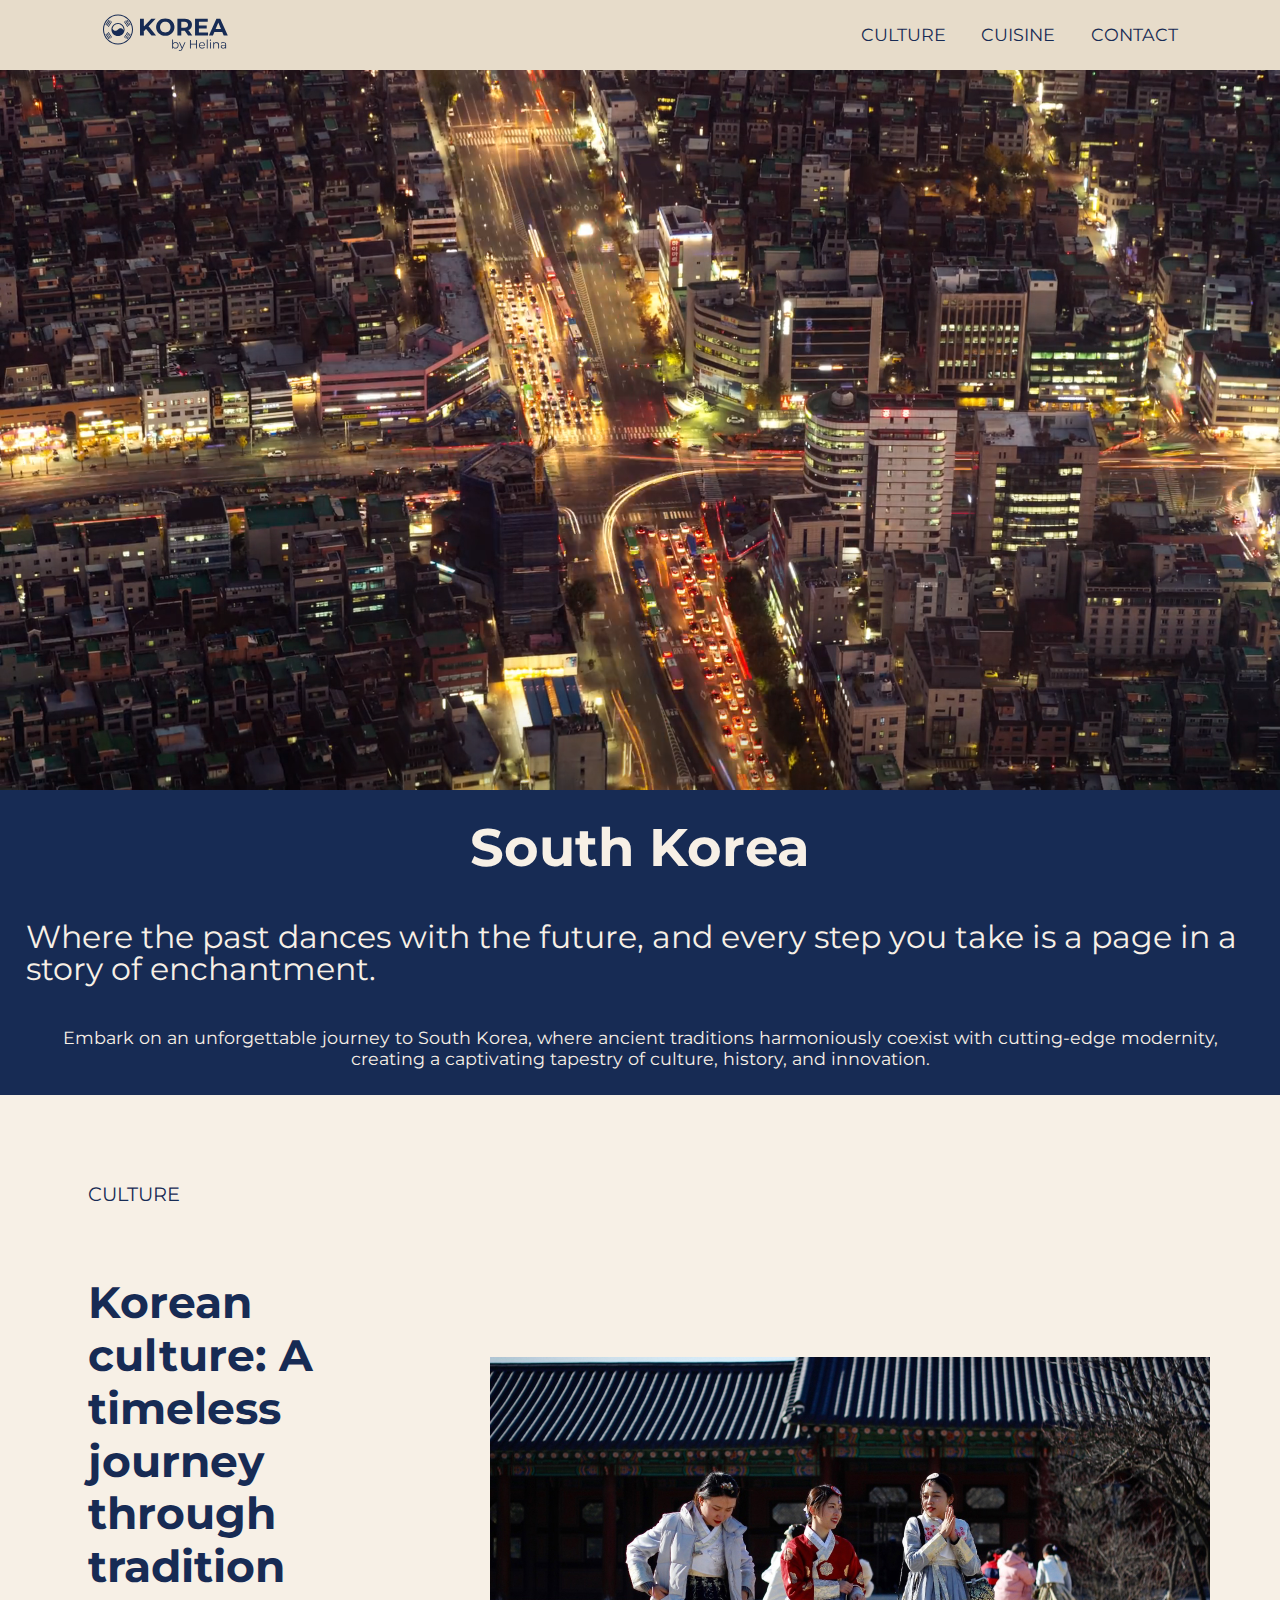
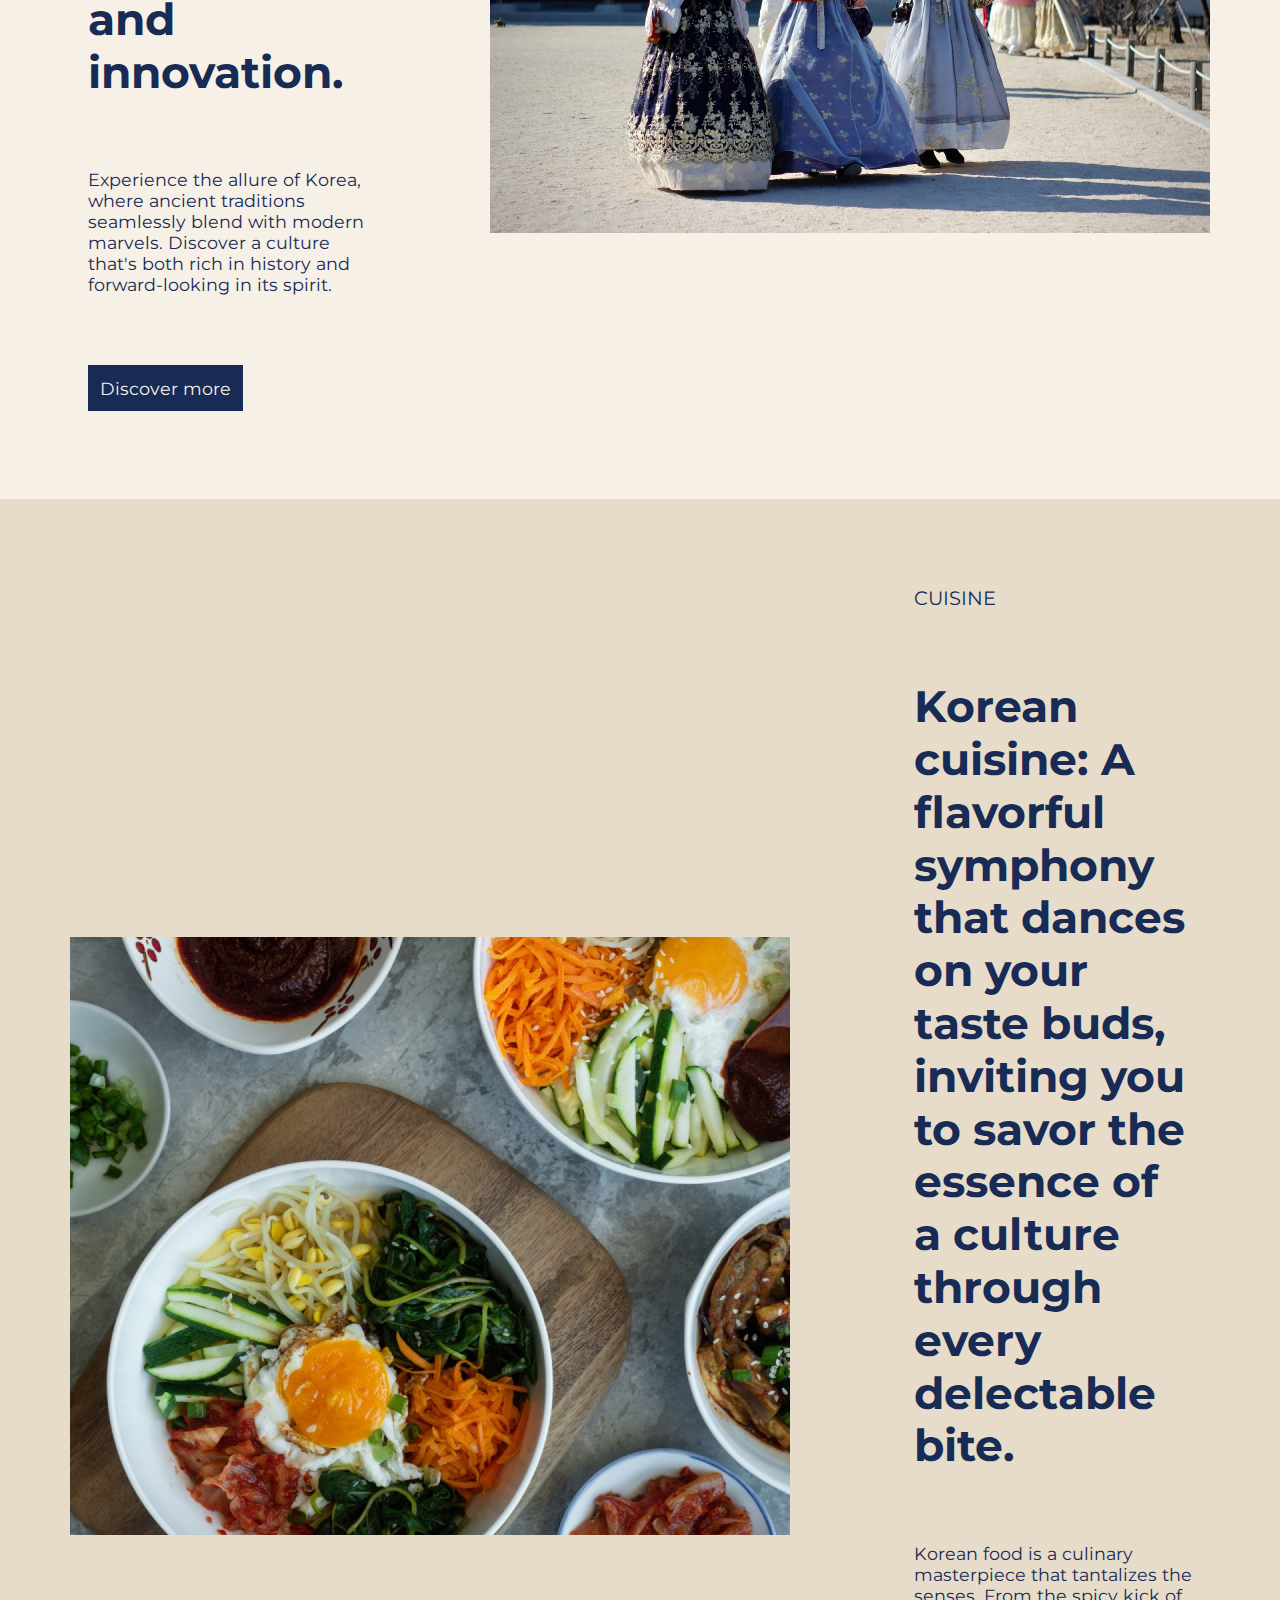
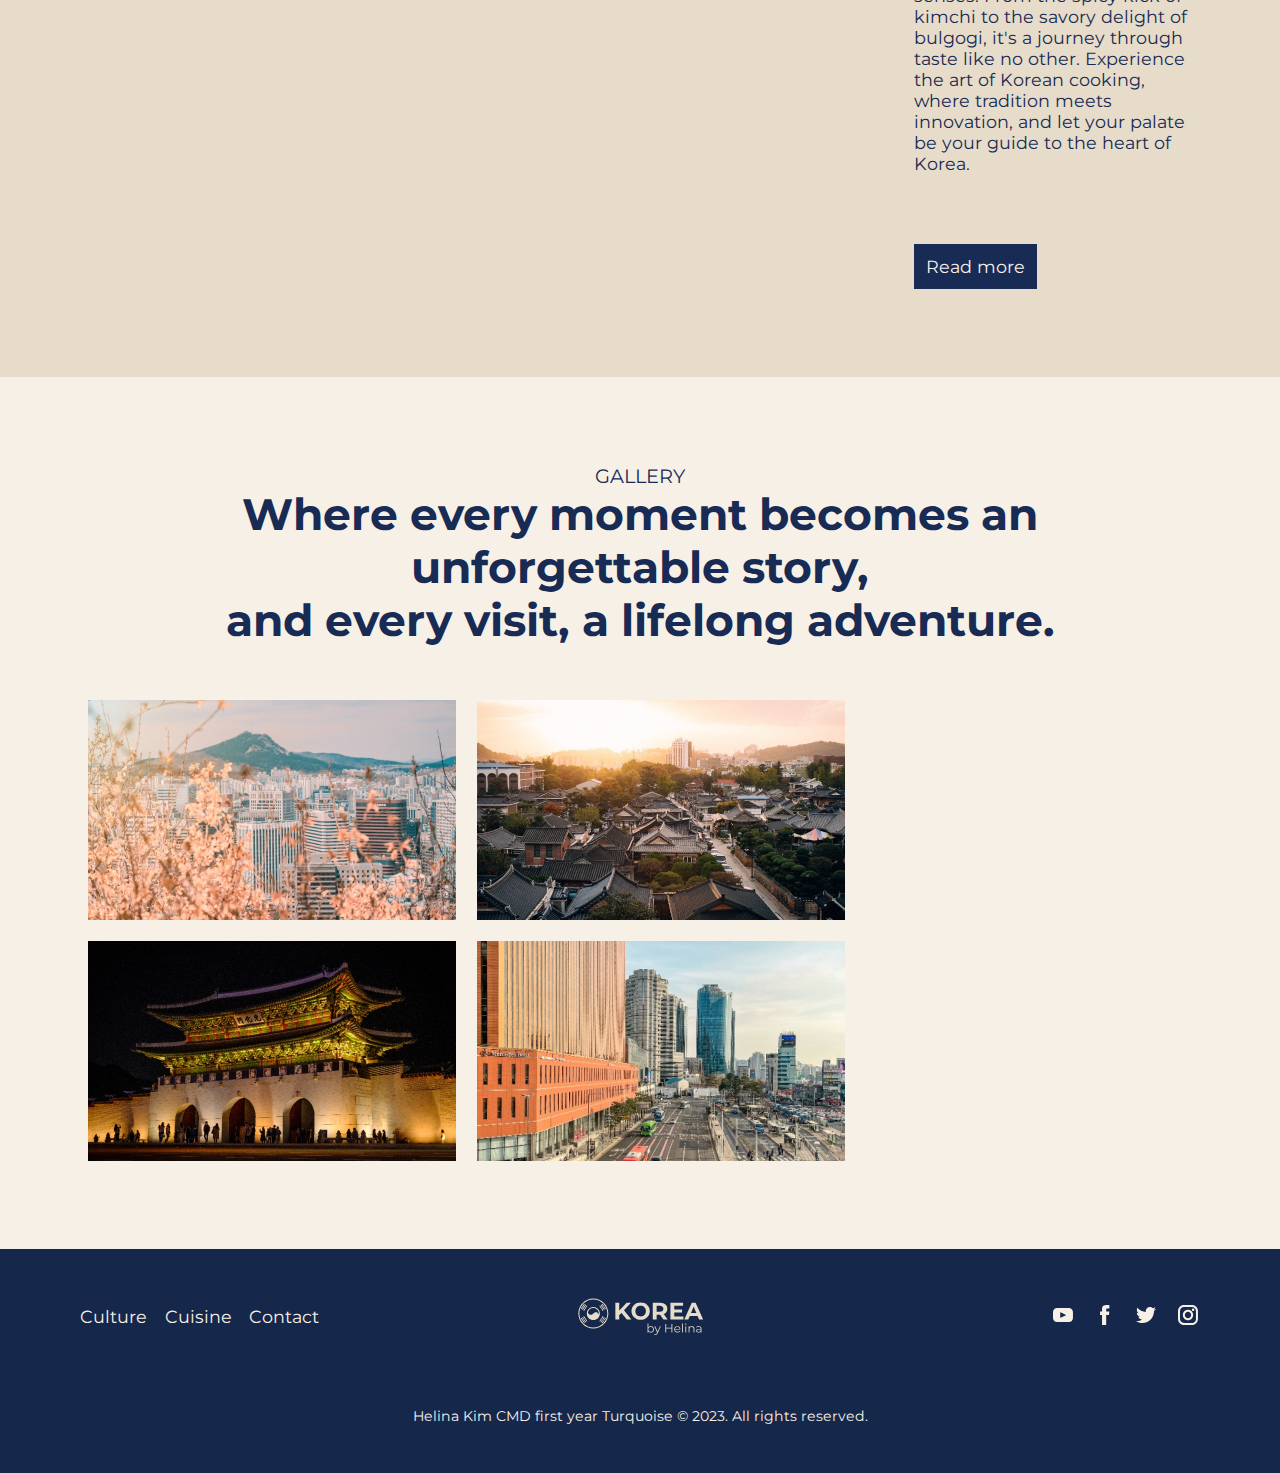
<file: index.html>
<!DOCTYPE html>
<html lang="en">

<head>
    <meta charset="UTF-8">
    <meta http-equiv="X-UA-Compatible" content="IE=edge">
    <meta name="viewport" content="width=device-width, initial-scale=1.0">
    <meta name="keywords" content="Korea, food, culture">
    <link rel="stylesheet" type="text/css" href="style.css">
    <title>Korea by Helina</title>
    <link rel="shortcut icon" type="image/svg" title="favicon" href="img/favicon.scg">
</head>

<body>
    <section class="flex-container">

        <header>
            <!--NAVIGATION BAR-->
            <nav id="navbar">
                <!--LOGO-->
                <a href="index.html" tabindex="1">
                    <img src="img/logo-navy.svg" alt="logo" class="website-logo" title="logo">
                </a>

                <!--MENU ITEMS-->
                <ul>
                    <li tabindex="2"><a href="culture.html">CULTURE</a></li>
                    <li tabindex="3"><a href="food.html">CUISINE</a></li>
                    <li tabindex="4"><a href="contact.html">CONTACT</a></li>
                </ul>
            </nav>
        </header>


        <!-- VIDEO -->
        <section class="video-index">
            <video controls autoplay muted loop>
                <source src="video/seoul.mp4" type="video/mp4">
                Your browser does not support the video tag.
            </video>
        </section>

        <!--INTRO KOREA-->
        <article id="article1">
            <h1 id="title">South Korea</h1>
            <h2 id="subtitle">Where the past dances with the future, and every step you take is a page
                in a story of enchantment. </h2>
            <section>
                <p class="body-white">
                    Embark on an unforgettable journey to South Korea, where ancient traditions harmoniously coexist
                    with cutting-edge modernity, creating a captivating tapestry
                    of culture, history, and innovation.
                </p>
            </section>
        </article>

        <!--INTRO CULTURE-->
        <article class="light-layout">
            <section class="layout-content">
                <p class="subtitle">CULTURE</p>
                <h2 class="h1-content">Korean culture: A timeless journey through tradition and innovation.</h2>
                <p>
                    Experience the allure of Korea, where ancient traditions seamlessly blend with modern marvels.
                    Discover a culture that's both rich in history and forward-looking in its spirit.
                </p>
                <a href="culture.html" class="fake-btn" tabindex="5">
                    Discover more
                </a>
            </section>
            <section>
                <img src="img/hanbokgirls.jpg" alt="itro_culture_img" id="intro_culture_img">
            </section>

        </article>

        <!--INTRO CUISINE-->
        <article class="beige-layout">
            <section>
                <img src="img/intro_cuisine.jpg" alt="intro_cuisine_img" id="intro_cuisine_img">
            </section>
            <section class="layout-content">
                <p class="subtitle">CUISINE</p>
                <h2 class="h1-content">Korean cuisine: A flavorful symphony that dances on your taste buds, inviting you
                    to savor the
                    essence
                    of a culture through every delectable bite.</h2>
                <p class="description">
                    Korean food is a culinary masterpiece that tantalizes the senses. From the spicy kick of kimchi to
                    the savory delight of bulgogi, it's a journey through taste like no other. Experience the art of
                    Korean cooking, where tradition meets innovation, and let your palate be your guide to the heart of
                    Korea.
                </p>
                <a href="food.html" class="fake-btn" tabindex="6">
                    Read more
                </a>
            </section>
        </article>

        <!--GALLERY-->
        <article id="gallery-banner">
            <section id="top">
                <p class="subtitle">GALLERY</p>
                <h2 class="h1-for-gallery">Where every moment becomes an unforgettable story, <br>and every visit, a
                    lifelong adventure.</h2>
            </section>


            <section class="gallery_img_container">
                <img src="img/springKorea.jpg" alt="first_img">
                <img src="img/hanokvillage1.jpg" alt="second_img">
                <img src="img/castle1.jpg" alt="third_img">
                <img src="img/jamsil1.jpg" alt="fourth_img">
            </section>
        </article>

        <footer>
            <section class="top">
                <ul>
                    <li>
                        <a href="culture.html" tabindex="7">Culture</a>
                    </li>
                    <li><a href="food.html" tabindex="8">
                            <p>Cuisine</p>
                        </a></li>
                    <li><a href="contact.html" tabindex="9">
                            <p>Contact</p>
                        </a></li>

                </ul>

                <img src="img/logo-light.svg" alt="logo" class="website-logo" title="logo" tabindex="10">

                <section id="icons">
                    <!-- ICONS -->
                    <a href="https://www.youtube.com/watch?v=KBCuJ_2wWPU" tabindex="11">
                        <img src="img/icon_yt.svg" alt="youtube">
                    </a>
                    <a href="https://www.facebook.com/seoulcitykorea/" tabindex="12">
                        <img src="img/icon_fb.svg" alt="facebook">
                    </a>
                    <a href="https://twitter.com/koreatravel__/" tabindex="13">
                        <img src="img/icon_tw.svg" alt="twitter">
                    </a>
                    <a href="https://www.instagram.com/visit.southkorea/?hl=en" tabindex="14">
                        <img src="img/icon_insta.svg" alt="instagram">
                    </a>
                </section>
            </section>

            <p id="copyright">Helina Kim CMD first year Turquoise &#169; 2023. All rights reserved. </p>
        </footer>
    </section>

</body>

</html>
</file>
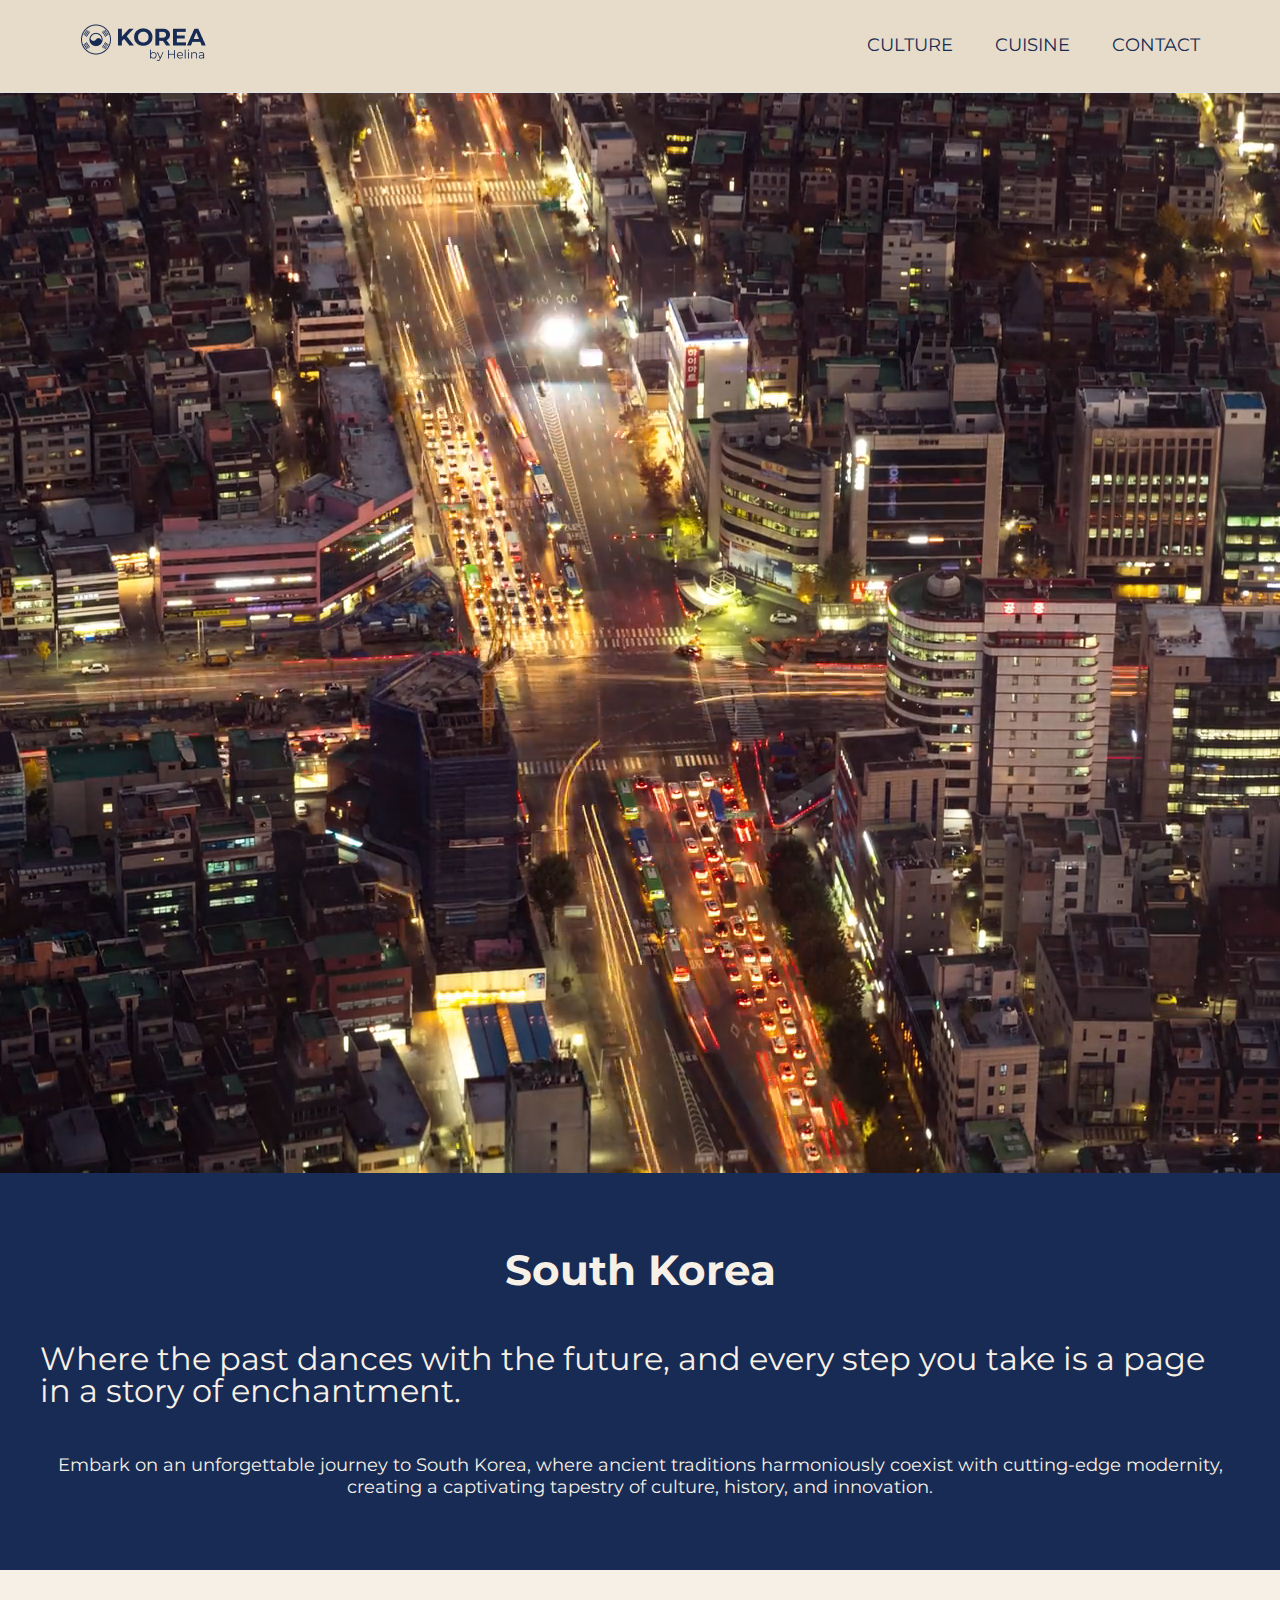
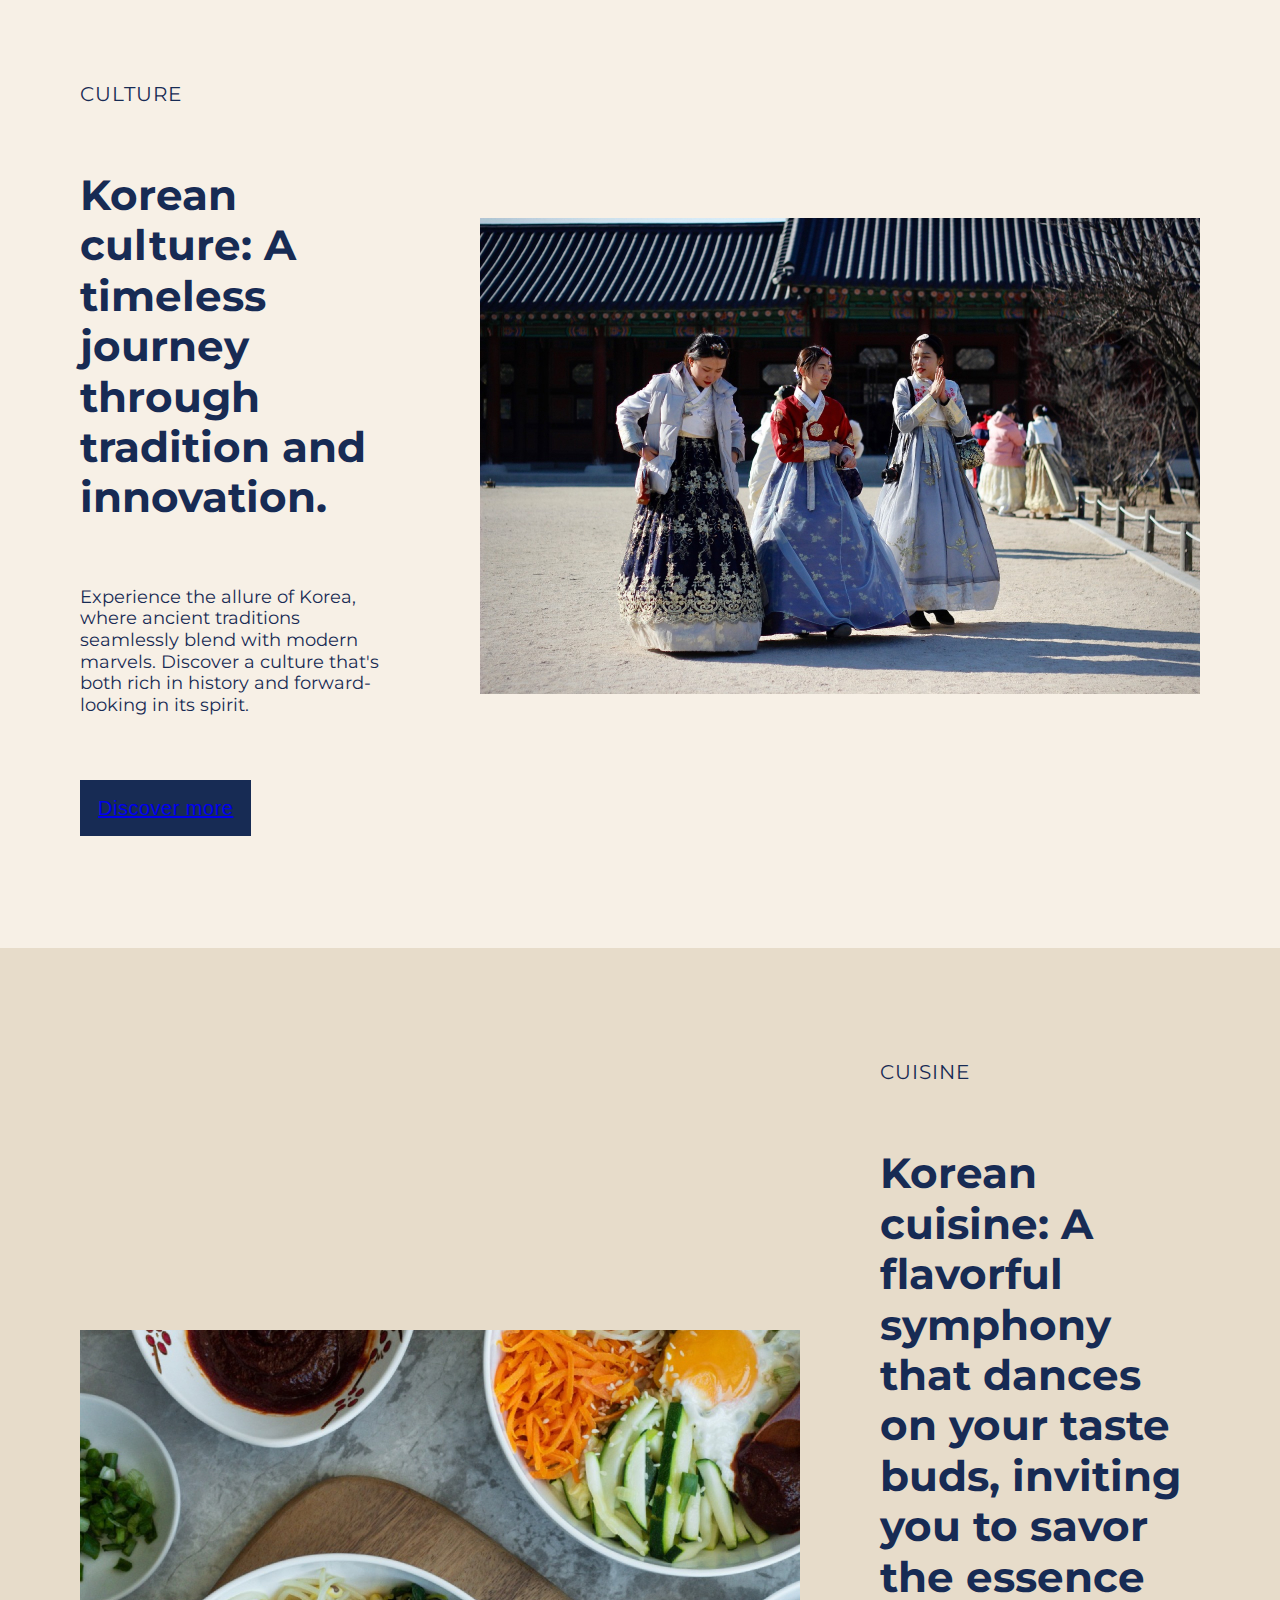
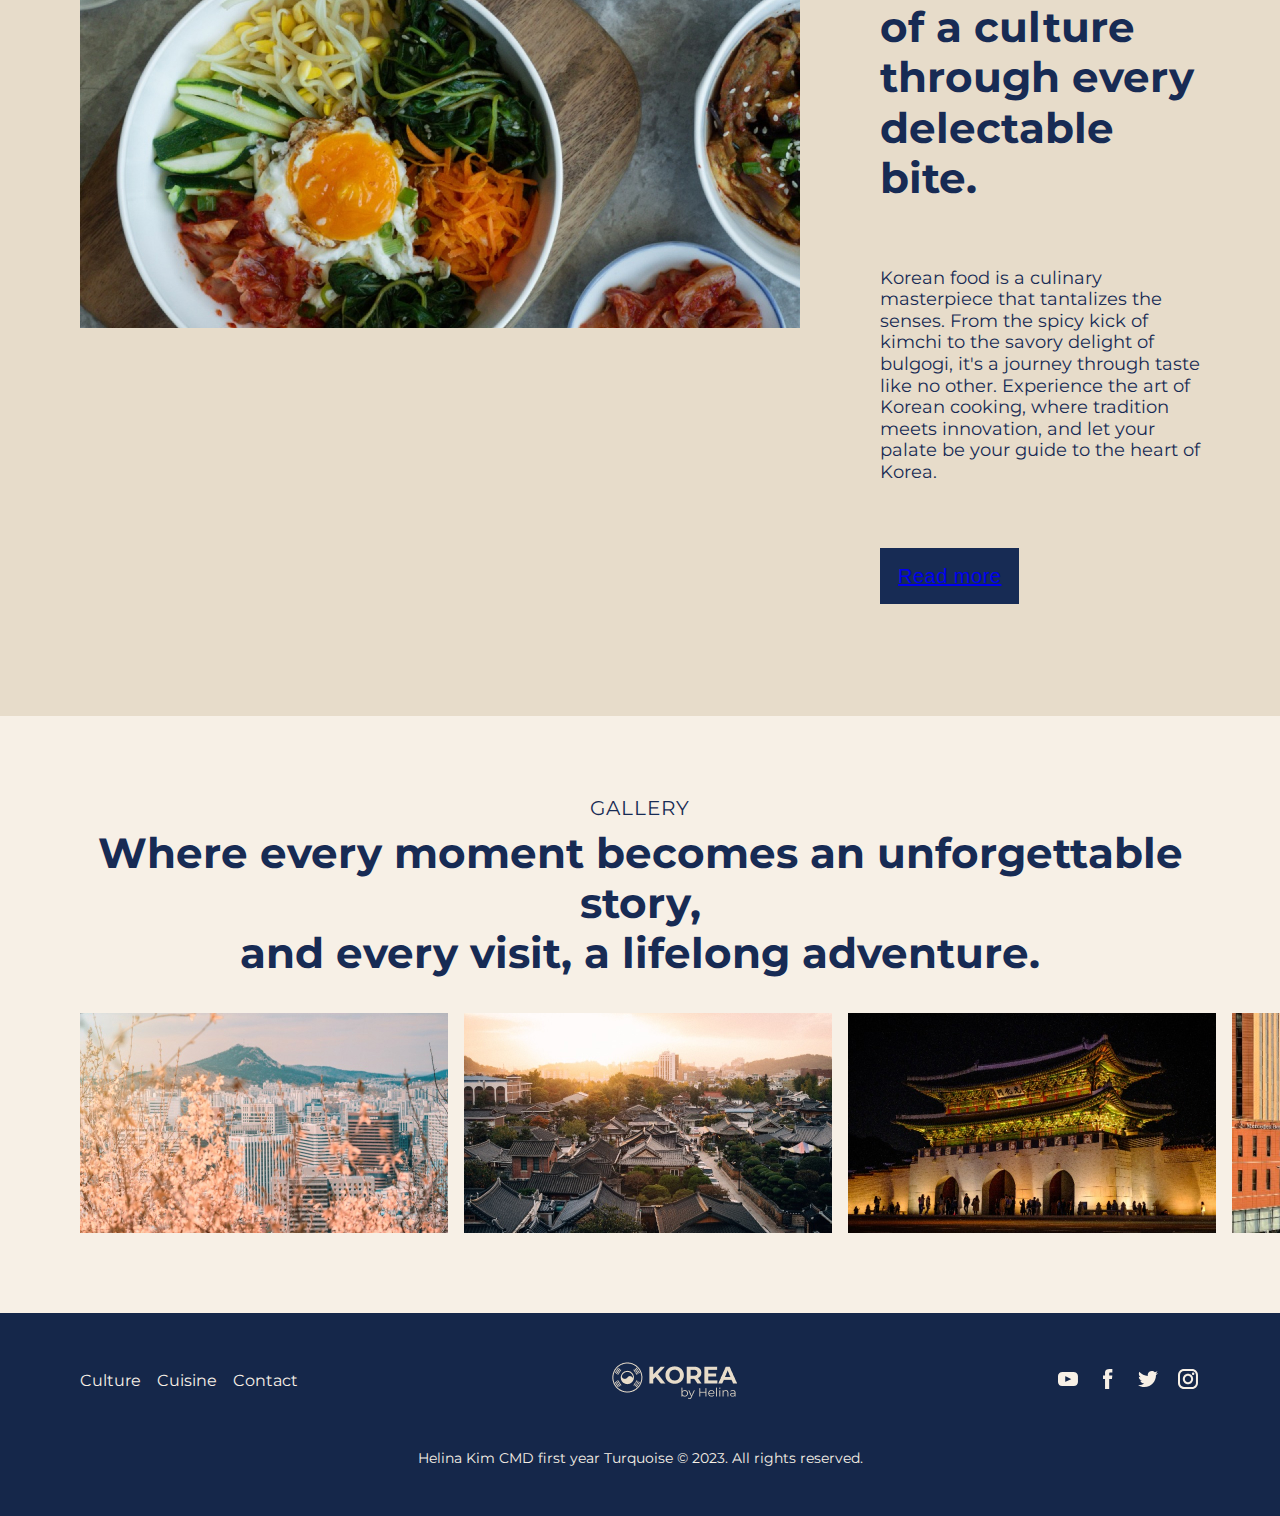
<file: eindopdracht/index.html>
<!DOCTYPE html>
<html lang="en">

<head>
    <meta charset="UTF-8">
    <meta http-equiv="X-UA-Compatible" content="IE=edge">
    <meta name="viewport" content="width=device-width, initial-scale=1.0">
    <meta name="keywords" content="Korea, food, culture">
    <link rel="stylesheet" type="text/css" href="style.css">
    <link rel="favicon" type="image/png" href="img/favicon.png">
    <title>Korea by Helina</title>
</head>

<body>
    <section class="flex-container">

        <header>
            <!--NAVIGATION BAR-->
            <nav id="navbar">
                <!-- <input type="checkbox" id="nav-toggle">
        <label for="nav-toggle" class="burger-menu">
            &#9776;
        </label> -->


                <!--LOGO-->
                <a href="index.html">
                    <img src="img/logo.png" alt="logo" class="website-logo" title="logo" tabindex="1">
                </a>

                <!--MENU ITEMS-->
                <ul>
                    <li tabindex="2"><a href="culture.html">CULTURE</a></li>
                    <li tabindex="3"><a href="food.html">CUISINE</a></li>
                    <li tabindex="4"><a href="contact.html">CONTACT</a></li>
                </ul>
            </nav>
        </header>


        <!-- VIDEO -->
        <section class="video">
            <video autoplay muted loop>
                <source src="video/seoul.mp4" type="video/mp4">
                Your browser does not support the video tag.
            </video>
        </section>

        <!--INTRO KOREA-->
        <article id="article1">
            <h1 id="title">South Korea</h1>
            <h2 id="subtitle">Where the past dances with the future, and every step you take is a page
                in a story of enchantment. </h2>
            <section>
                <p class="body-white">
                    Embark on an unforgettable journey to South Korea, where ancient traditions harmoniously coexist
                    with cutting-edge modernity, creating a captivating tapestry
                    of culture, history, and innovation.
                </p>
            </section>
        </article>

        <!--INTRO CULTURE-->
        <article class="light-layout">
            <section class="layout-content">
                <p class="subtitle">CULTURE</p>
                <h1 class="h1-content">Korean culture: A timeless journey through tradition and innovation.</h1>
                <p>
                    Experience the allure of Korea, where ancient traditions seamlessly blend with modern marvels.
                    Discover a culture that's both rich in history and forward-looking in its spirit.
                </p>
                <button class="btn" tabindex="5">
                    <a href="culture.html">
                        Discover more
                    </a>
                </button>
            </section>
            <section>
                <img src="img/hanbokgirls.jpg" alt="itro_culture_img" id="intro_culture_img">
            </section>

        </article>

        <!--INTRO CUISINE-->
        <article id="article3">
            <section>
                <img src="img/intro_cuisine.jpg" alt="intro_cuisine_img" id="intro_cuisine_img">
            </section>
            <section id="intro-cuisine">
                <p class="subtitle">CUISINE</p>
                <h1 class="h1-content">Korean cuisine: A flavorful symphony that dances on your taste buds, inviting you to savor the
                    essence 
                    of a culture through every delectable bite.</h1>
                <p class="description">
                    Korean food is a culinary masterpiece that tantalizes the senses. From the spicy kick of kimchi to
                    the savory delight of bulgogi, it's a journey through taste like no other. Experience the art of
                    Korean cooking, where tradition meets innovation, and let your palate be your guide to the heart of
                    Korea.
                </p>
                <button class="btn" tabindex="6">
                    <a href="food.html">
                        Read more
                    </a>
                </button>
                
                
            </section>
        </article>

        <!--GALLERY-->
        <article id="gallery-banner">
            <section id="top">
                <p class="subtitle">GALLERY</p>
                <h1 class="h1-for-gallery">Where every moment becomes an unforgettable story, <br>and every visit, a lifelong adventure.</h1>
            </section>
            

            <section class="gallery_img_container">
                <img src="img/springKorea.jpg" alt="first_img">
                <img src="img/hanokvillage1.jpg" alt="second_img">
                <img src="img/castle1.jpg" alt="third_img">
                <img src="img/jamsil1.jpg" alt="fourth_img">
            </section>
        </article>

        <footer id="footer">
            <section class="top"> 
                <ul>
                    <li>
                        <a href="culture.html" tabindex="7">Culture</a>
                    </li>
                    <li><a href="food.html" tabindex="8">
                        <p>Cuisine</p>
                    </a></li>
                    <li><a href="contact.html" tabindex="9">
                        <p>Contact</p>
                    </a></li>
                    
                </ul>

                <img src="img/logo-white.png" alt="logo" class="website-logo" title="logo" tabindex="10">

                <section id="icons">
                <!-- ICONS --> 
                <a href="https://www.youtube.com/watch?v=KBCuJ_2wWPU" tabindex="11">
                    <img src="img/icon_yt.svg" alt="youtube">
                </a>
                <a href="https://www.facebook.com/seoulcitykorea/" tabindex="12">
                    <img src="img/icon_fb.svg" alt="facebook">
                </a>
                <a href="https://twitter.com/koreatravel__/" tabindex="13">
                    <img src="img/icon_tw.svg" alt="twitter">
                </a>
                <a href="https://www.instagram.com/visit.southkorea/?hl=en" tabindex="14">
                    <img src="img/icon_insta.svg" alt="instagram">
                </a>
                </section>
            </section>

            <p id="copyright">Helina Kim CMD first year Turquoise &#169; 2023. All rights reserved. </p>
        </footer>
    </section>

</body>

</html>
</file>
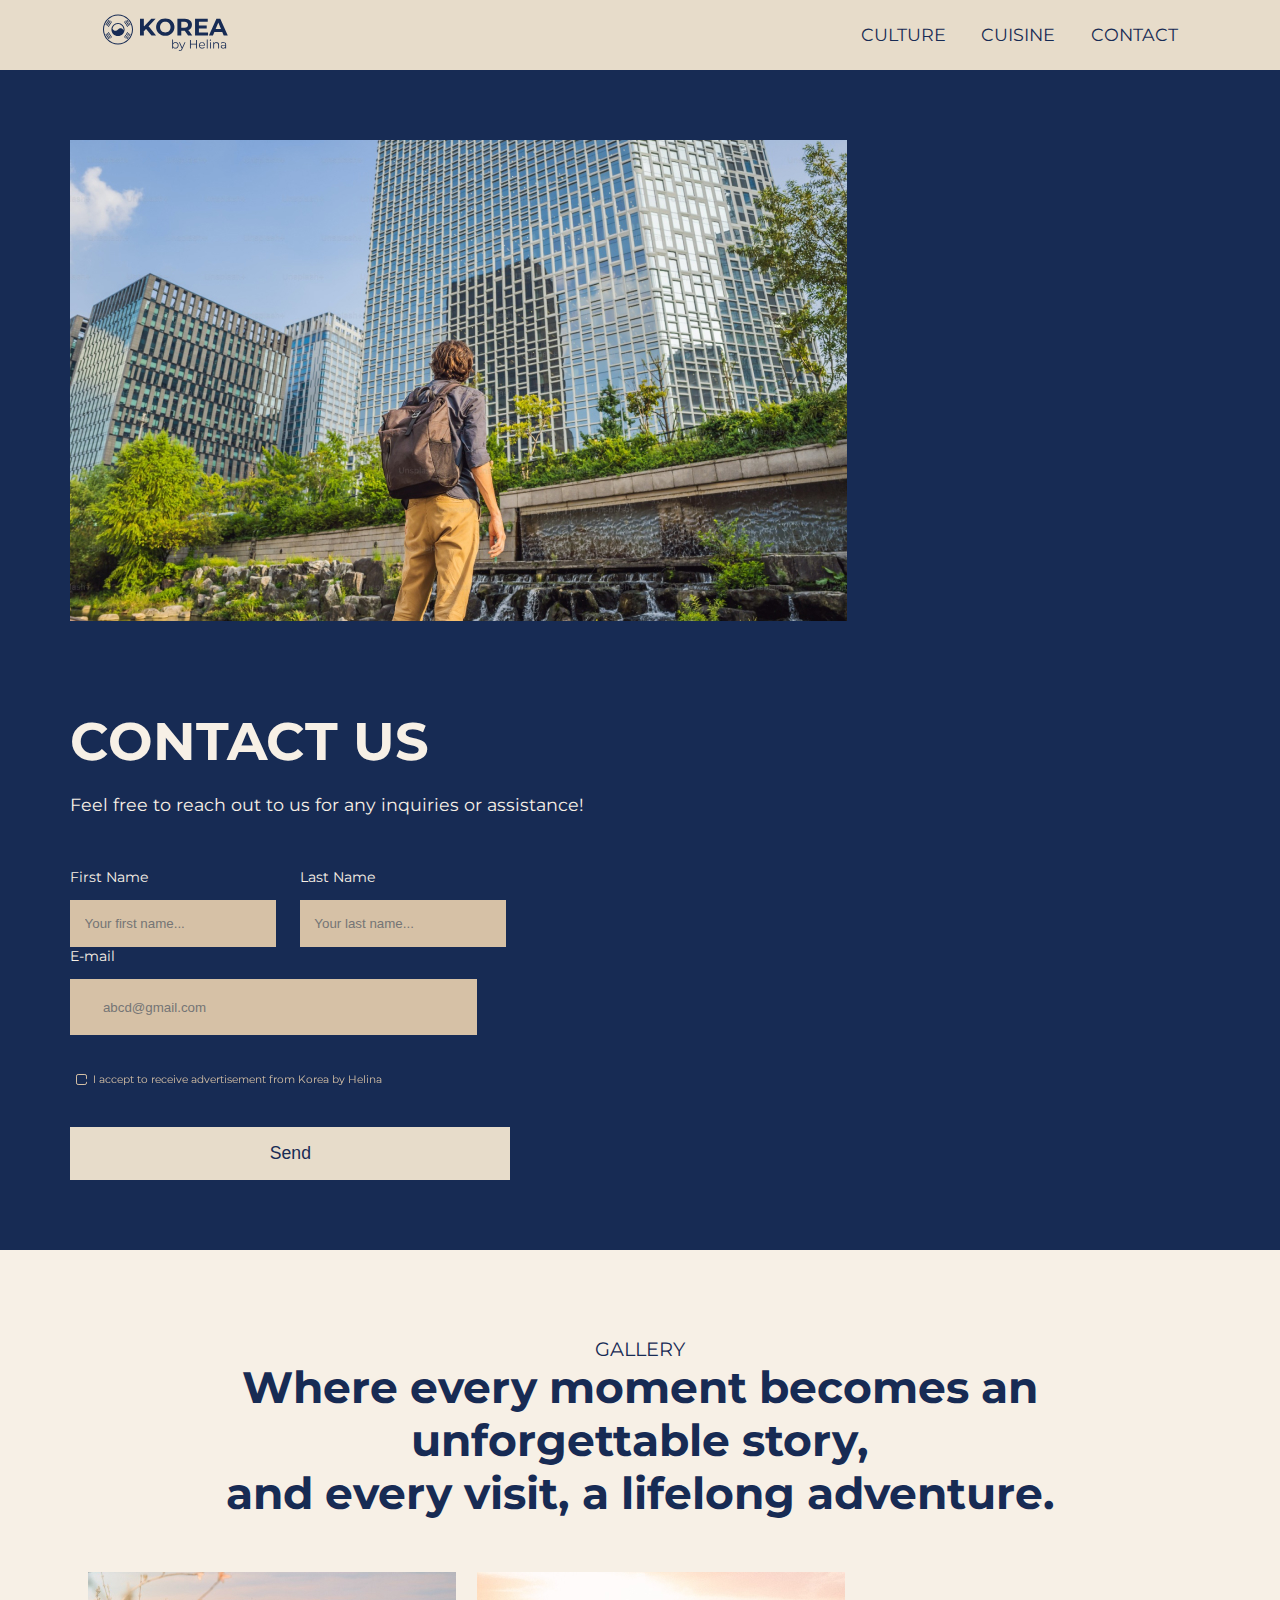
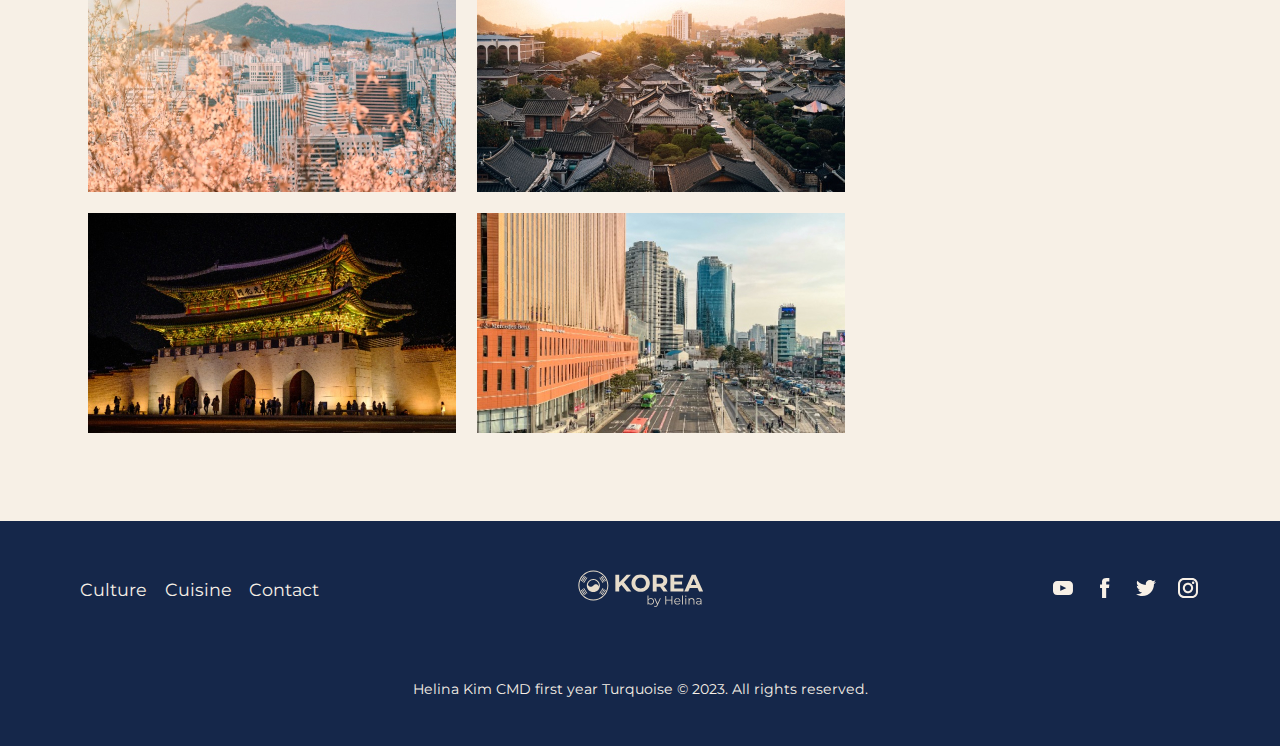
<file: contact.html>
<!DOCTYPE html>
<html lang="en">

<head>
    <meta charset="UTF-8">
    <meta http-equiv="X-UA-Compatible" content="IE=edge">
    <meta name="viewport" content="width=device-width, initial-scale=1.0">
    <meta name="keywords" content="Korea, food, culture">
    <link rel="stylesheet" type="text/css" href="style.css">
    <link rel="favicon" type="image/png" href="img/favicon.png">
    <title>Korea by Helina</title>
</head>

<body>
    <section class="flex-container">

        <header>
            <!--NAVIGATION BAR-->
            <nav id="navbar">
                <!--LOGO-->
                <a href="index.html" tabindex="1">
                    <img src="img/logo-navy.svg" alt="logo" class="website-logo" title="logo">
                </a>

                <!--MENU ITEMS-->
                <ul>
                    <li tabindex="2"><a href="culture.html">CULTURE</a></li>
                    <li tabindex="3"><a href="food.html">CUISINE</a></li>
                    <li tabindex="4"><a href="contact.html">CONTACT</a></li>
                </ul>
            </nav>
        </header>

        <!--INTRO KOREA-->
        <section id="contact-banner">
            <img src="img/contact.jpg" alt="contact-img" id="contact-img">

            <section id="contact-right">
                <section id="contact-text">
                    <h1 id="title">CONTACT US</h1>
                    <p class="body-white">Feel free to reach out to us for any inquiries or assistance!</p>
                </section>

                <!-- FORMS -->
                <section id="form-layout">
                    <fieldset>
                        <form>
                            <section id="input-name">
                                <section class="input-group">
                                    <label for="fname" class="body-white">
                                        First Name
                                    </label>
                                    <input type="text" id="fname" name="fname" placeholder="Your first name...">
                                </section>

                                <section class="input-group">
                                    <label for="lname" class="body-white">
                                        Last Name
                                    </label>
                                    <input type="text" id="lname" name="lname" placeholder="Your last name...">
                                </section>

                            </section>
                            <section class="input-group">
                                <label for="email" class="body-white">
                                    E-mail
                                </label>
                                <input type="text" id="email" name="email" placeholder="abcd@gmail.com">
                            </section>

                        </form>
                    </fieldset>

                    <section class="checkbox-wrapper-4">
                        <input class="inp-cbx" id="morning" type="checkbox" />
                        <label class="cbx" for="morning"><span>
                                <svg width="12px" height="10px">
                                    <use xlink:href="#check-4"></use>
                                </svg></span><span> I accept to receive advertisement from Korea by
                                Helina</span></label>
                        <svg class="inline-svg">
                            <symbol id="check-4" viewbox="0 0 12 10">
                                <polyline points="1.5 6 4.5 9 10.5 1"></polyline>
                            </symbol>
                        </svg>
                    </section>


                    <button type="button" id="send-btn">Send</button>
                </section>
            </section>
        </section>


        <!--GALLERY-->
        <article id="gallery-banner">
            <section id="top">
                <p class="subtitle">GALLERY</p>
                <h2 class="h1-for-gallery">Where every moment becomes an unforgettable story, <br>and every visit, a
                    lifelong adventure.</h2>
            </section>


            <section class="gallery_img_container">
                <img src="img/springKorea.jpg" alt="first_img">
                <img src="img/hanokvillage1.jpg" alt="second_img">
                <img src="img/castle1.jpg" alt="third_img">
                <img src="img/jamsil1.jpg" alt="fourth_img">
            </section>
        </article>

        <footer>
            <section class="top">
                <ul>
                    <li>
                        <a href="culture.html" tabindex="7">Culture</a>
                    </li>
                    <li><a href="food.html" tabindex="8">
                            <p>Cuisine</p>
                        </a></li>
                    <li><a href="contact.html" tabindex="9">
                            <p>Contact</p>
                        </a></li>

                </ul>

                <img src="img/logo-light.svg" alt="logo" class="website-logo" title="logo" tabindex="10">

                <section id="icons">
                    <!-- ICONS -->
                    <a href="https://www.youtube.com/watch?v=KBCuJ_2wWPU" tabindex="11">
                        <img src="img/icon_yt.svg" alt="youtube">
                    </a>
                    <a href="https://www.facebook.com/seoulcitykorea/" tabindex="12">
                        <img src="img/icon_fb.svg" alt="facebook">
                    </a>
                    <a href="https://twitter.com/koreatravel__/" tabindex="13">
                        <img src="img/icon_tw.svg" alt="twitter">
                    </a>
                    <a href="https://www.instagram.com/visit.southkorea/?hl=en" tabindex="14">
                        <img src="img/icon_insta.svg" alt="instagram">
                    </a>
                </section>
            </section>

            <p id="copyright">Helina Kim CMD first year Turquoise &#169; 2023. All rights reserved. </p>
        </footer>
    </section>

</body>

</html>
</file>
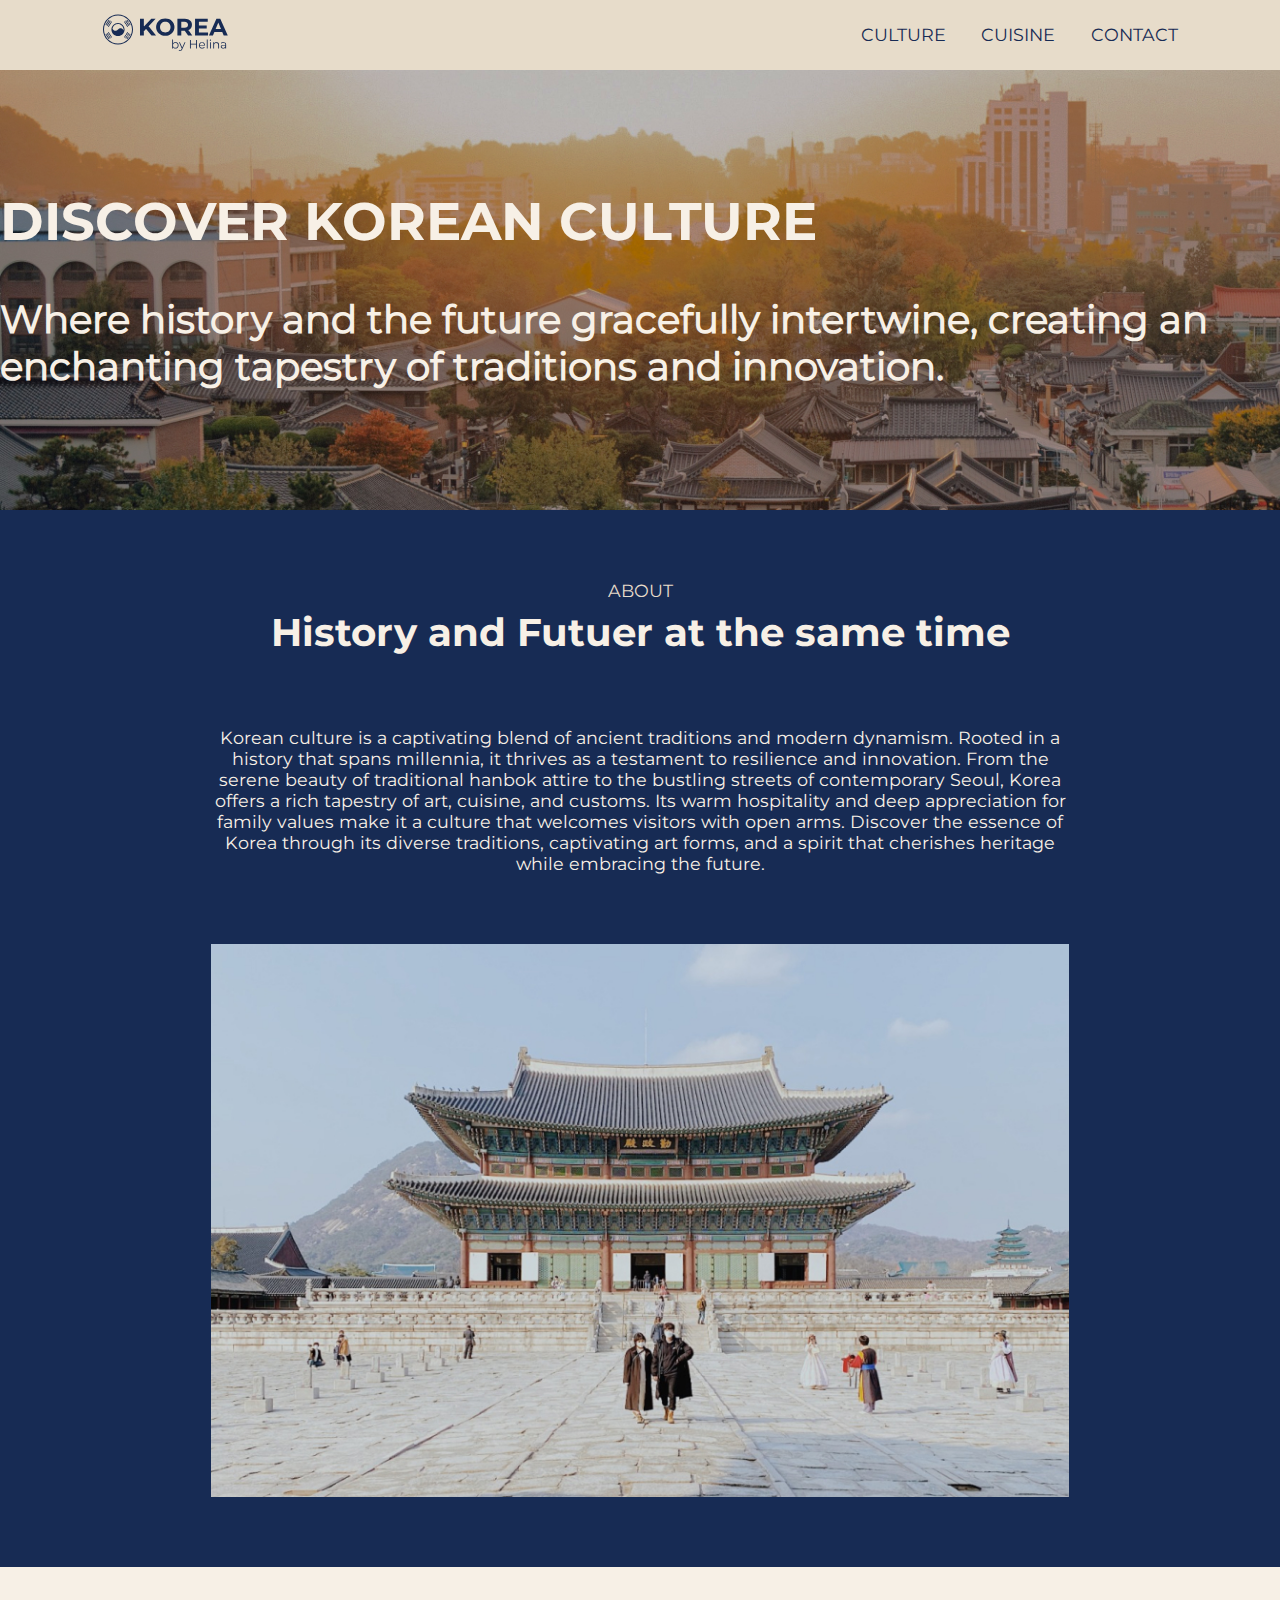
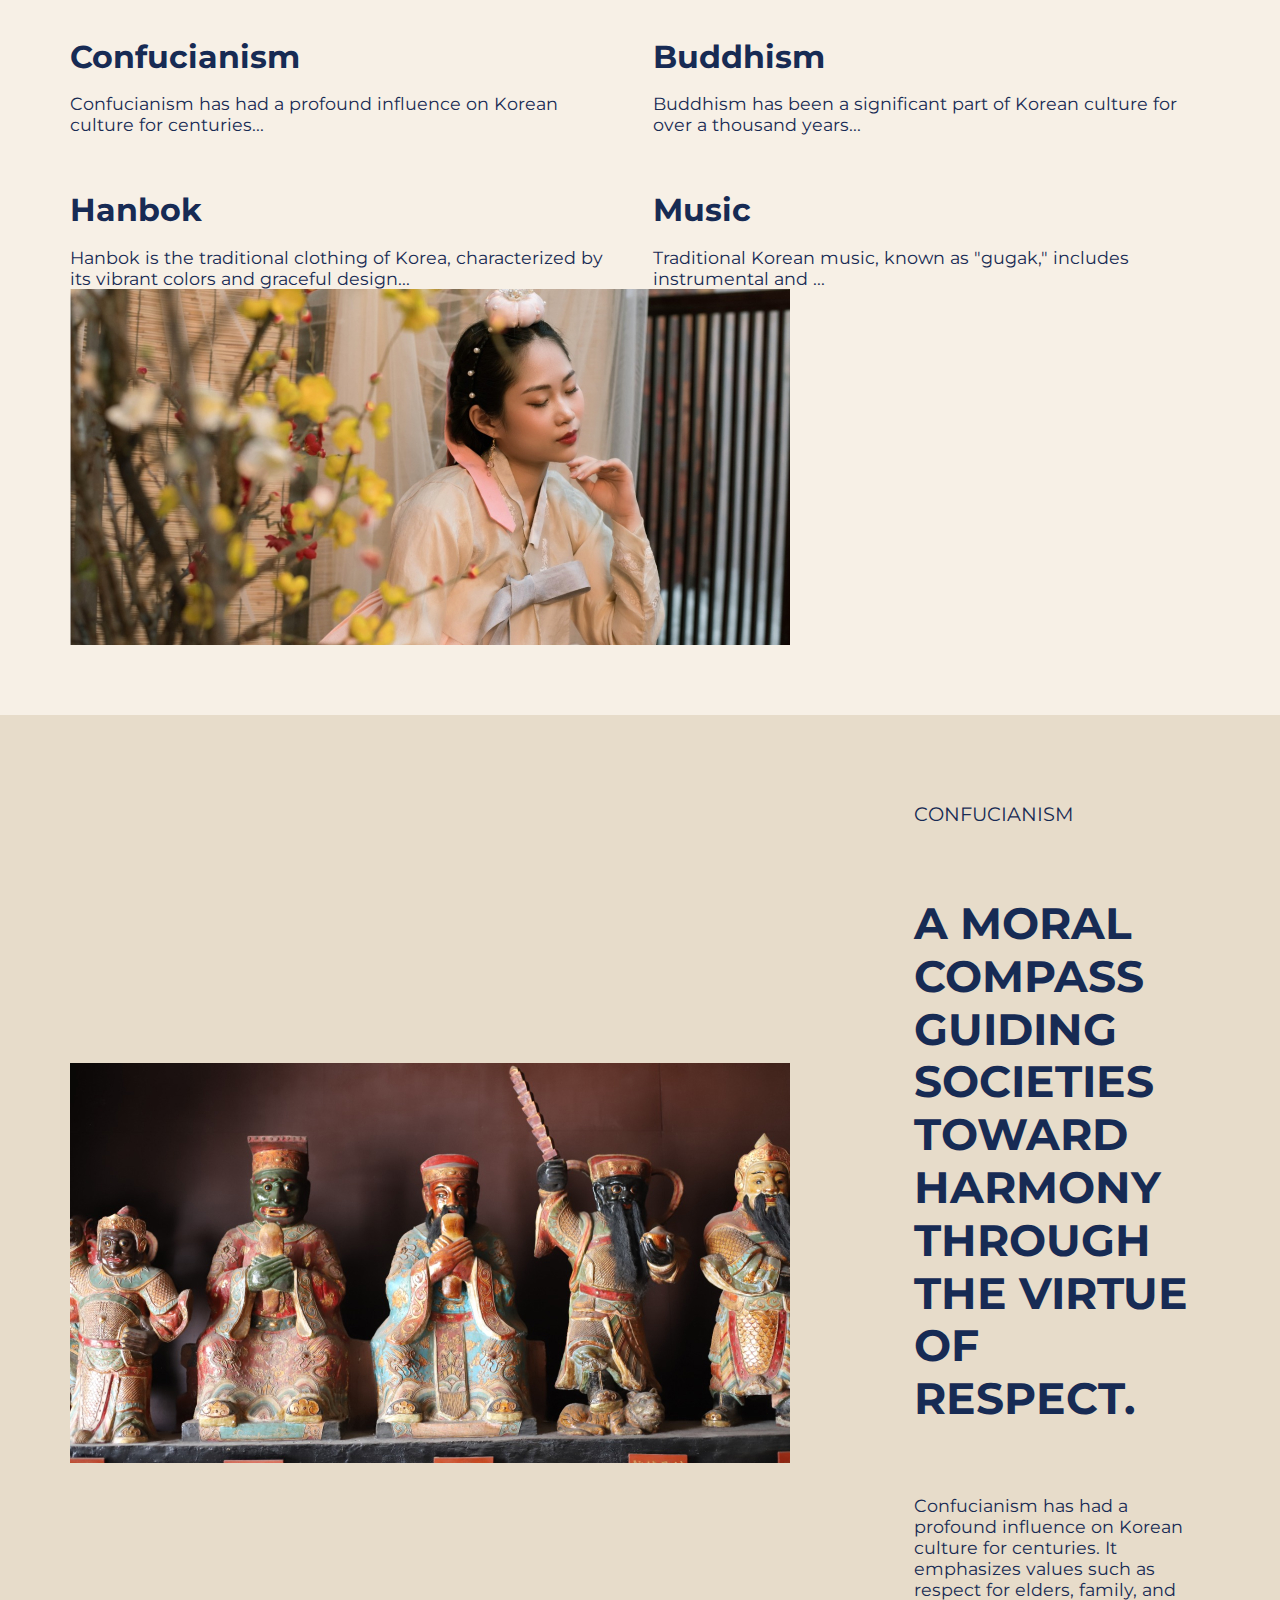
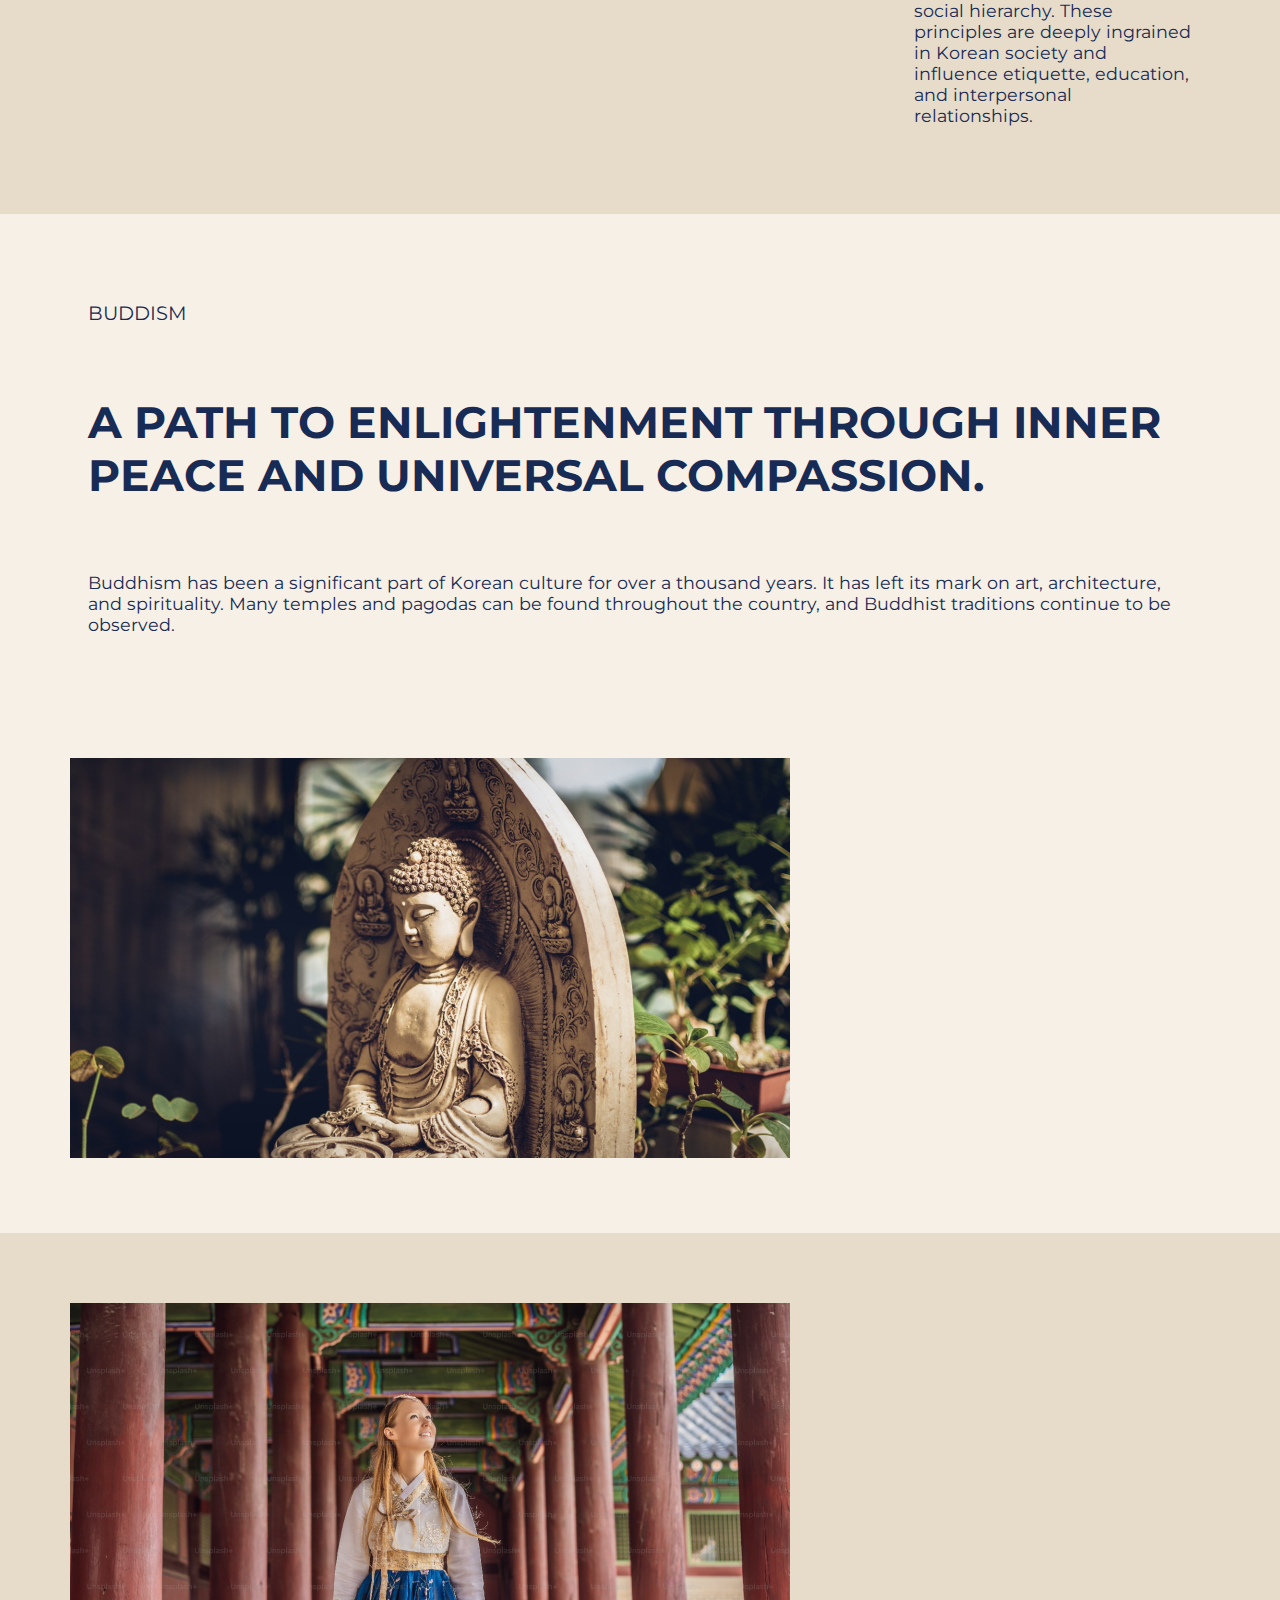
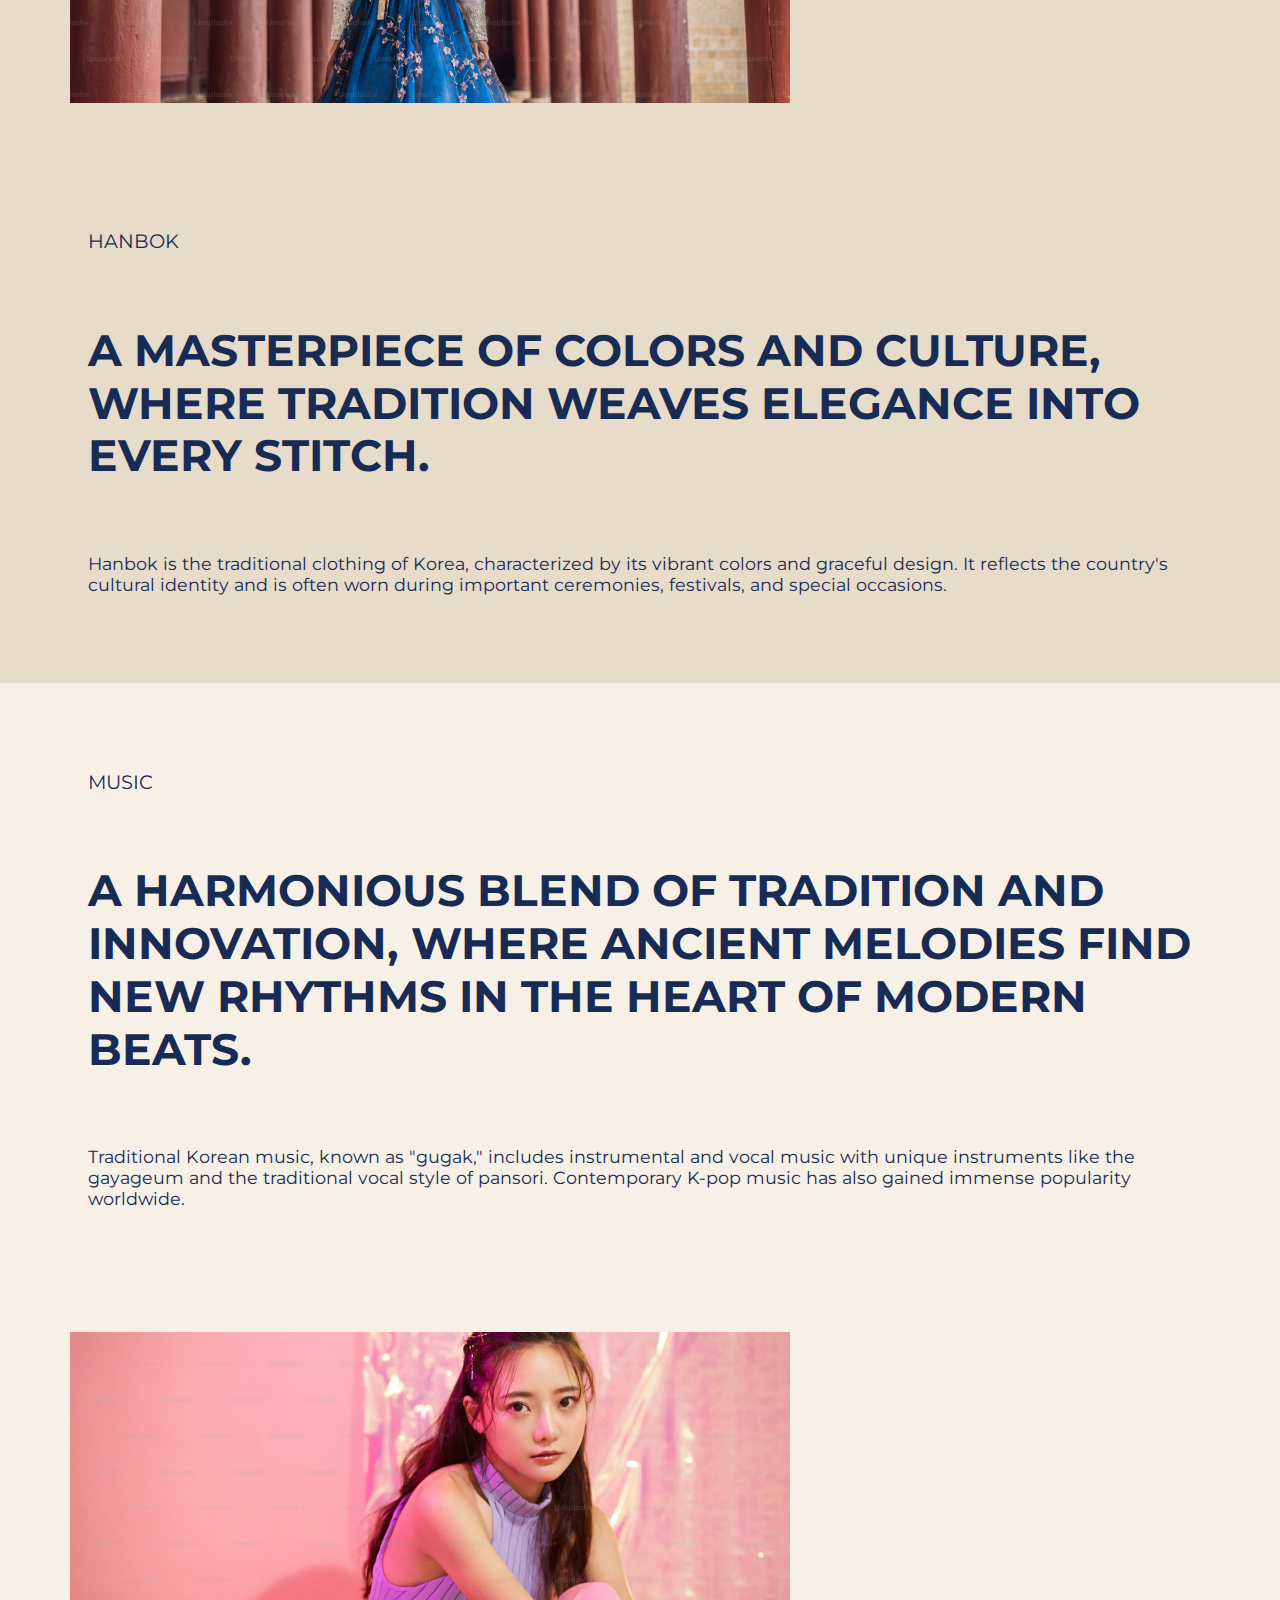
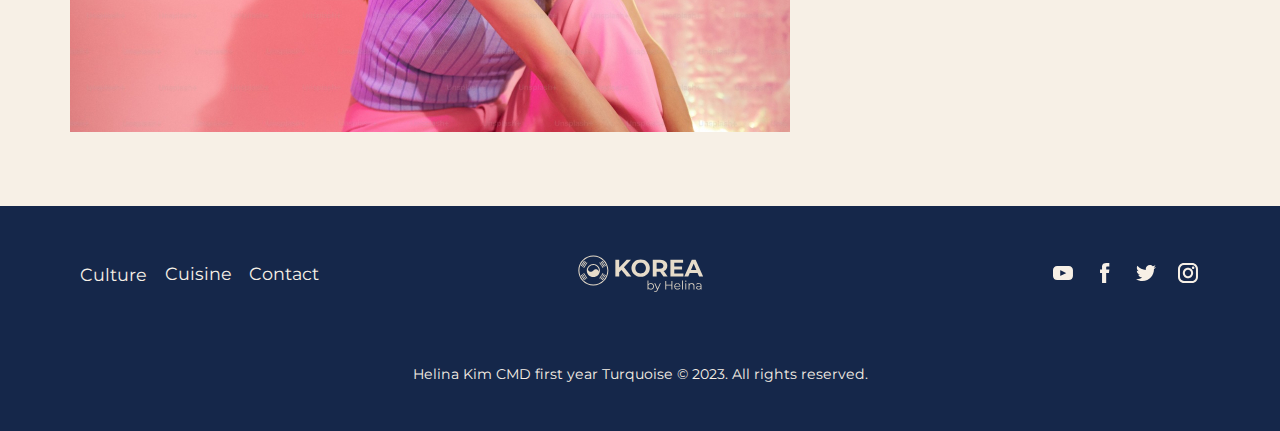
<file: culture.html>
<!DOCTYPE html>
<html lang="en">

<head>
    <meta charset="UTF-8">
    <meta http-equiv="X-UA-Compatible" content="IE=edge">
    <meta name="viewport" content="width=device-width, initial-scale=1.0">
    <meta name="keywords" content="Korea, food, culture">
    <link rel="stylesheet" type="text/css" href="style.css">
    <title>Korea by Helina</title>
</head>

<body>
    <section class="flex-container">

        <header>
            <!--NAVIGATION BAR-->
            <nav id="navbar">
                <!--LOGO-->
                <a href="index.html" tabindex="1">
                    <img src="img/logo-navy.svg" alt="logo" class="website-logo" title="logo">
                </a>

                <!--MENU ITEMS-->
                <ul>
                    <li tabindex="2"><a href="culture.html">CULTURE</a></li>
                    <li tabindex="3"><a href="food.html">CUISINE</a></li>
                    <li tabindex="4"><a href="contact.html">CONTACT</a></li>
                </ul>
            </nav>
        </header>

        <!-- MAIN BANNER -->
        <section class="banner" id="banner-culture">
            <section class="section-banner-text">
                <h1>DISCOVER KOREAN CULTURE</h1>
                <h2>Where history and the future gracefully intertwine, creating an enchanting
                    tapestry of traditions and innovation.</h2>
            </section>
        </section>

        <!--ABOUT CULTURE-->
        <article id="about-culture">
            <section class="about-top-text">
                <p class="mini-title">ABOUT</p>
                <h4>History and Futuer at the same time</h4>
            </section>

            <p class="body-white">
                Korean culture is a captivating blend of ancient traditions and modern dynamism. Rooted in a history
                that spans millennia, it thrives as a testament to resilience and innovation. From the serene beauty of
                traditional hanbok attire to the bustling streets of contemporary Seoul, Korea offers a rich tapestry of
                art, cuisine, and customs. Its warm hospitality and deep appreciation for family values make it a
                culture that welcomes visitors with open arms. Discover the essence of Korea through its diverse
                traditions, captivating art forms, and a spirit that cherishes heritage while embracing the future.
            </p>
            <img src="img/introculture.jpg" alt="intro-culture">
        </article>

        <!--INTRO CULTURE-->
        <article id="cultures">
            <section id="intro-culture">
                <section id="content-intro-culture">
                    <section class="two-items">
                        <section class="short-culture-content">
                            <h2 class="h2-content">Confucianism</h2>
                            <p>
                                Confucianism has had a profound influence on Korean culture for centuries...
                            </p>
                        </section>

                        <section class="short-culture-content">
                            <h2 class="h2-content">Buddhism</h2>
                            <p>
                                Buddhism has been a significant part of Korean culture for over a thousand years...
                            </p>
                        </section>
                    </section>

                    <section class="two-items">
                        <section class="short-culture-content">
                            <h2 class="h2-content">Hanbok</h2>
                            <p>
                                Hanbok is the traditional clothing of Korea, characterized by its vibrant colors and
                                graceful design...
                            </p>
                        </section>

                        <section class="short-culture-content">
                            <h2 class="h2-content">Music</h2>
                            <p>
                                Traditional Korean music, known as "gugak," includes instrumental and ...
                            </p>
                        </section>
                    </section>
                </section>
                <img src="img/hanbok1.jpg" alt="itro_culture_img" id="intro_culture_img">
            </section>

        </article>

        <!--CONFUCIANISM-->
        <article class="beige-layout">
            <section>
                <img src="img/confucianism.jpg" alt="confucianism_img" id="confucianism_img">
            </section>
            <section class="layout-content">
                <p class="subtitle">confucianism</p>
                <h3 class="h1-content">A moral compass guiding societies toward harmony through the virtue of respect.
                </h3>
                <p>
                    Confucianism has had a profound influence on Korean culture for centuries. It emphasizes values such
                    as respect for elders, family, and social hierarchy. These principles are deeply ingrained in Korean
                    society and influence etiquette, education, and interpersonal relationships.
                </p>
            </section>
        </article>

        <!-- BUDDHISM -->
        <article class="light-layout">
            <section class="layout-content">
                <p class="subtitle">buddism</p>
                <h3 class="h1-content">A path to enlightenment through inner peace and universal compassion.</h3>
                <p>
                    Buddhism has been a significant part of Korean culture for over a thousand years. It has left its
                    mark on art, architecture, and spirituality. Many temples and pagodas can be found throughout the
                    country, and Buddhist traditions continue to be observed.
                </p>
            </section>
            <section>
                <img src="img/budhism.jpg" alt="buddhism_img" id="buddhism_img">
            </section>
        </article>

        <!-- HANBOK -->
        <article class="beige-layout">
            <section>
                <img src="img/hanbok2.jpg" alt="hanbok2_img" id="hanbok2_img">
            </section>
            <section class="layout-content">
                <p class="subtitle">hanbok</p>
                <h3 class="h1-content">A masterpiece of colors and culture, where tradition weaves elegance into every
                    stitch.</h3>
                <p>
                    Hanbok is the traditional clothing of Korea, characterized by its vibrant colors and graceful
                    design. It reflects the country's cultural identity and is often worn during important ceremonies,
                    festivals, and special occasions.
                </p>
            </section>
        </article>

        <!-- MUSIC -->
        <article class="light-layout">
            <section class="layout-content">
                <p class="subtitle">music</p>
                <h3 class="h1-content">A harmonious blend of tradition and innovation, where ancient melodies find new
                    rhythms in the heart of modern beats.</h3>
                <p>
                    Traditional Korean music, known as "gugak," includes instrumental and vocal music with unique
                    instruments like the gayageum and the traditional vocal style of pansori. Contemporary K-pop music
                    has also gained immense popularity worldwide.
                </p>
            </section>
            <section>
                <img src="img/kpop.jpg" alt="kpop_img" id="kpop_img">
            </section>
        </article>

        <footer>
            <section class="top">
                <ul>
                    <li>
                        <a href="culture.html" tabindex="7">Culture</a>
                    </li>
                    <li><a href="food.html" tabindex="8">
                            <p>Cuisine</p>
                        </a></li>
                    <li><a href="contact.html" tabindex="9">
                            <p>Contact</p>
                        </a></li>

                </ul>

                <img src="img/logo-light.svg" alt="logo" class="website-logo" title="logo" tabindex="10">

                <section id="icons">
                    <!-- ICONS -->
                    <a href="https://www.youtube.com/watch?v=KBCuJ_2wWPU" tabindex="11">
                        <img src="img/icon_yt.svg" alt="youtube">
                    </a>
                    <a href="https://www.facebook.com/seoulcitykorea/" tabindex="12">
                        <img src="img/icon_fb.svg" alt="facebook">
                    </a>
                    <a href="https://twitter.com/koreatravel__/" tabindex="13">
                        <img src="img/icon_tw.svg" alt="twitter">
                    </a>
                    <a href="https://www.instagram.com/visit.southkorea/?hl=en" tabindex="14">
                        <img src="img/icon_insta.svg" alt="instagram">
                    </a>
                </section>
            </section>

            <p id="copyright">Helina Kim CMD first year Turquoise &#169; 2023. All rights reserved. </p>
        </footer>
    </section>

</body>

</html>
</file>
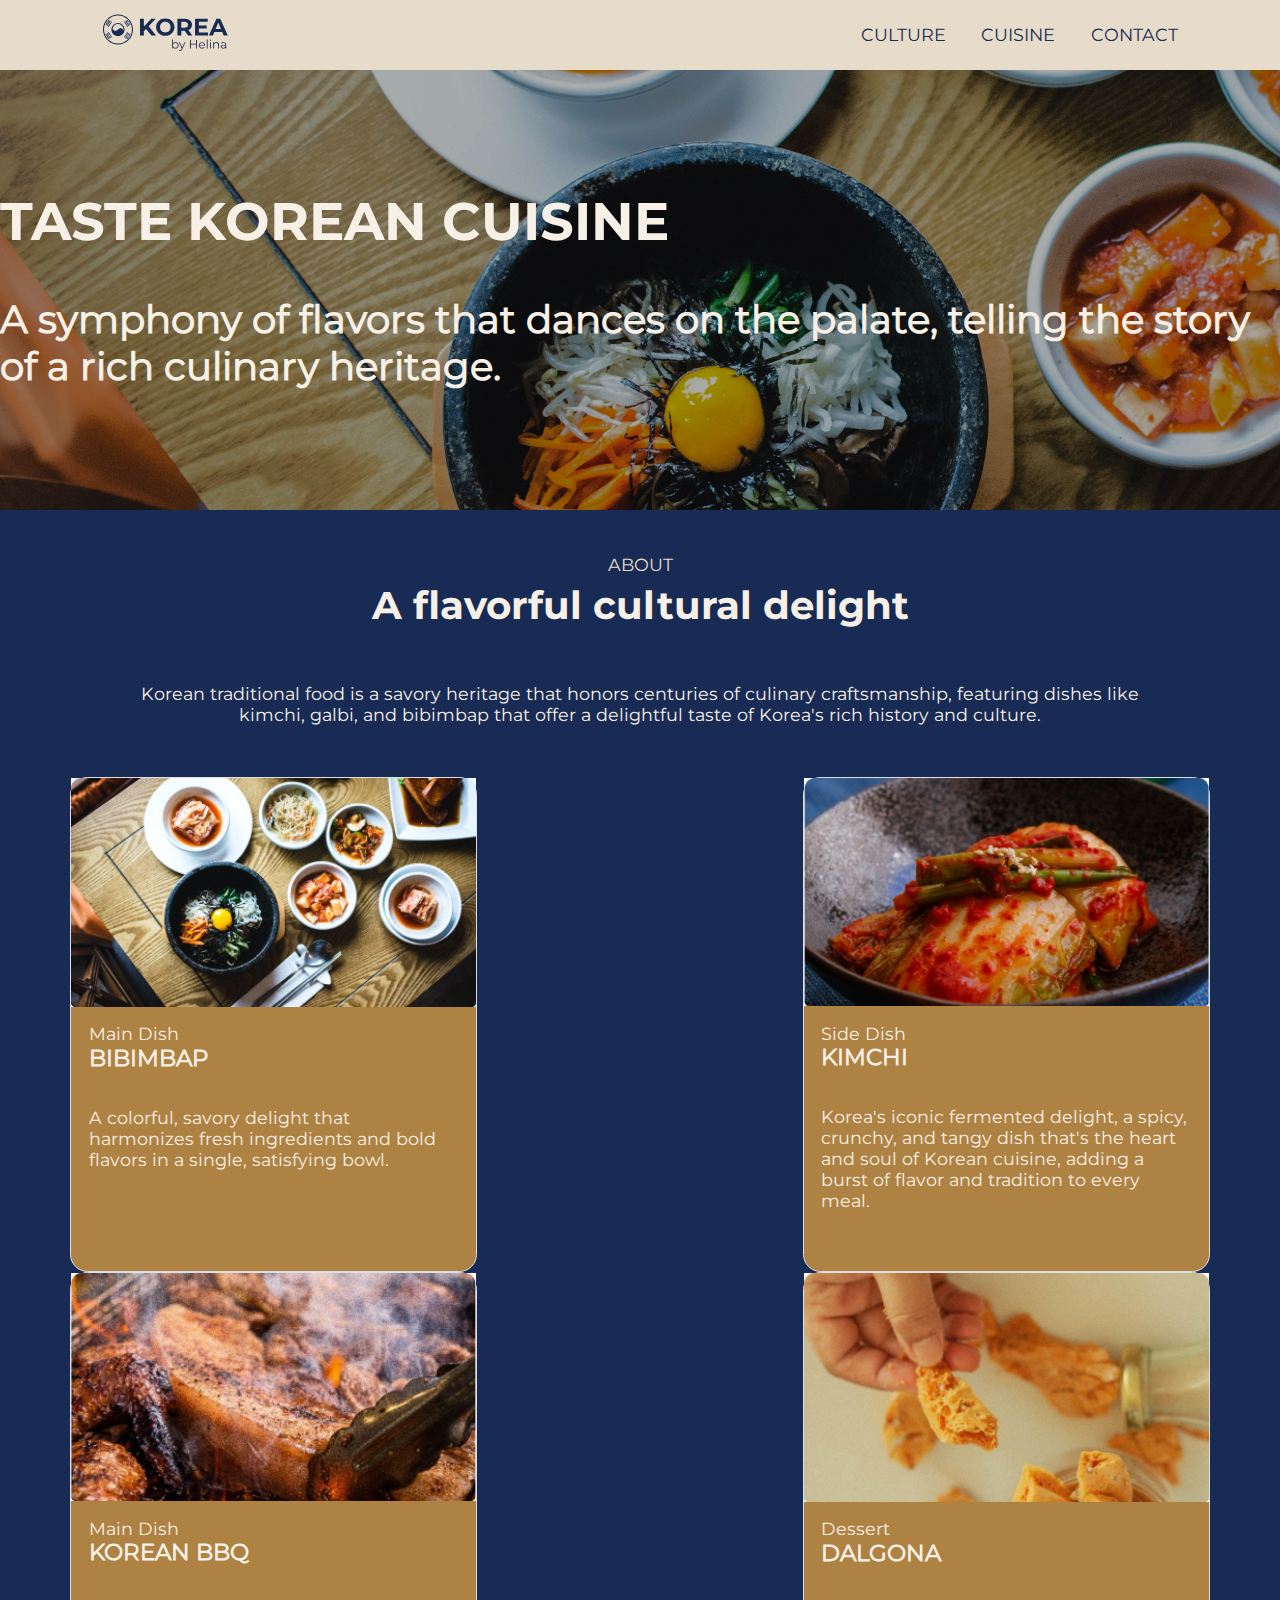
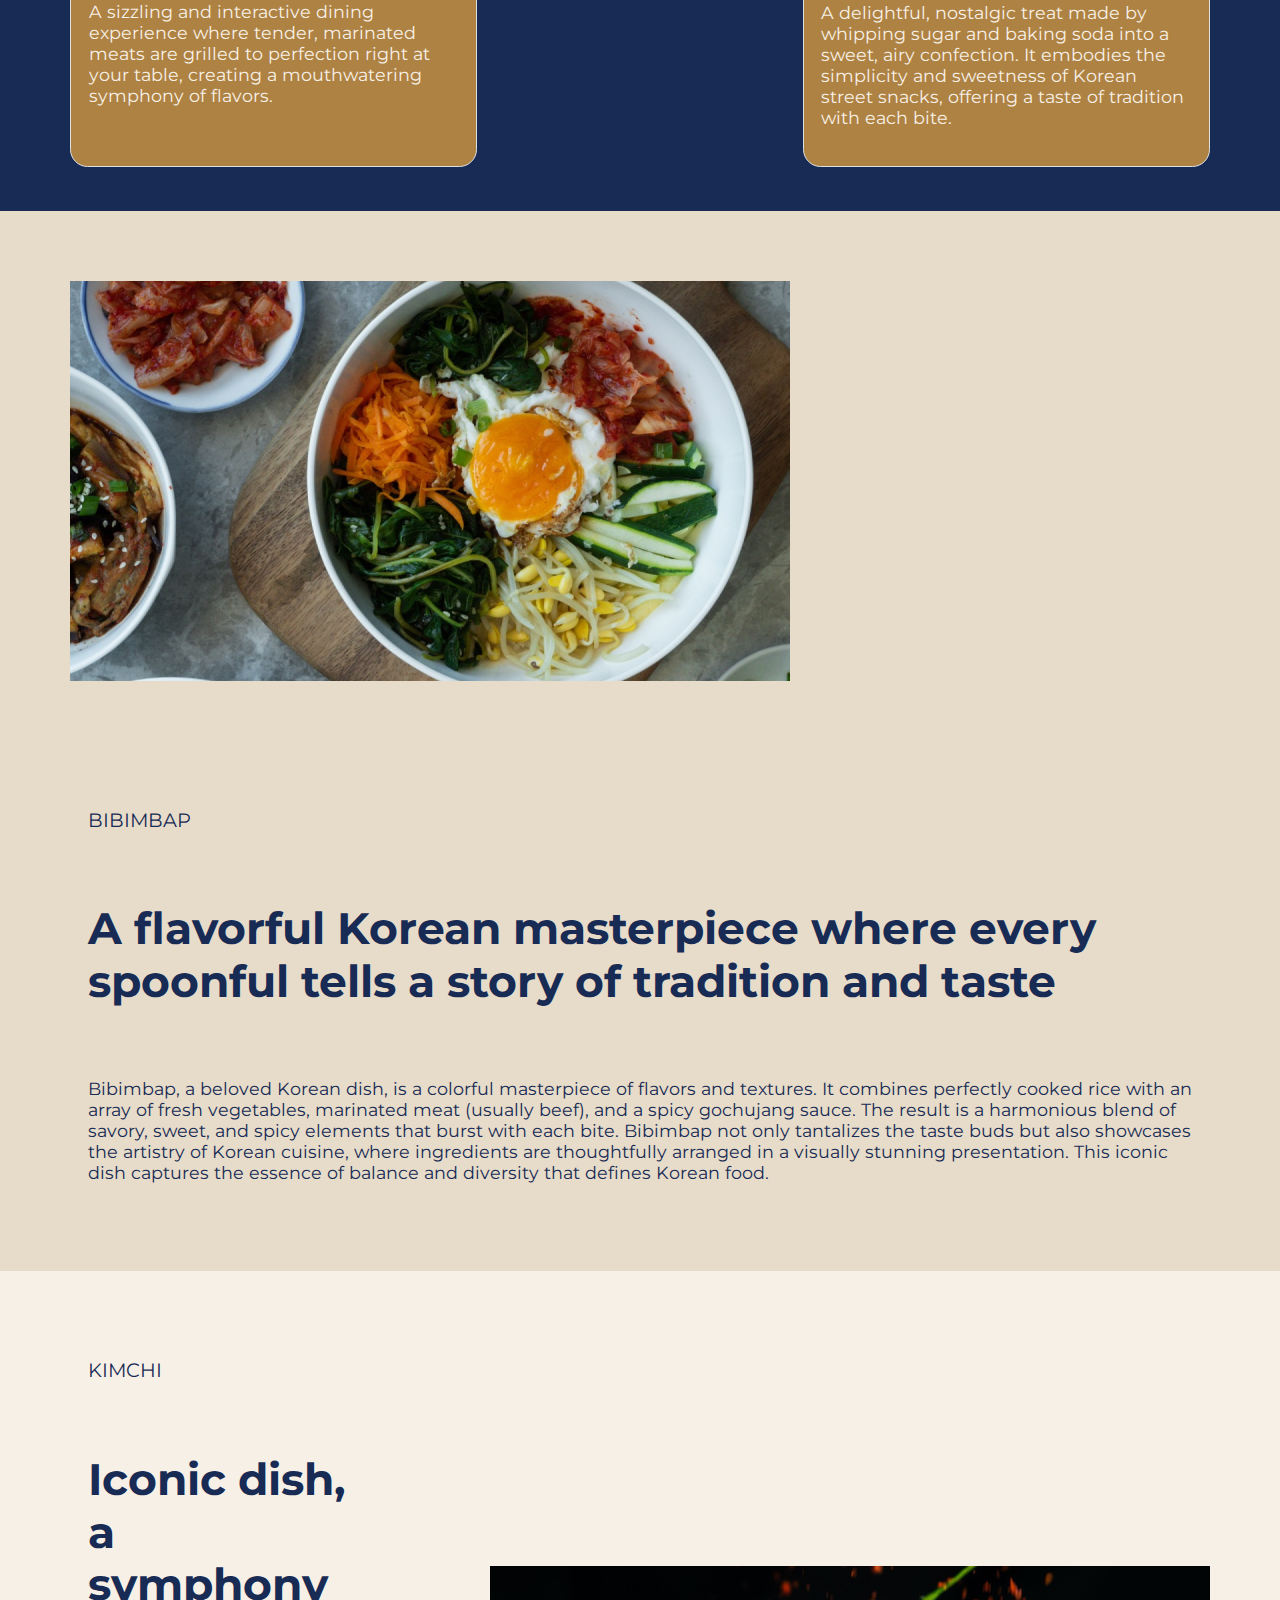
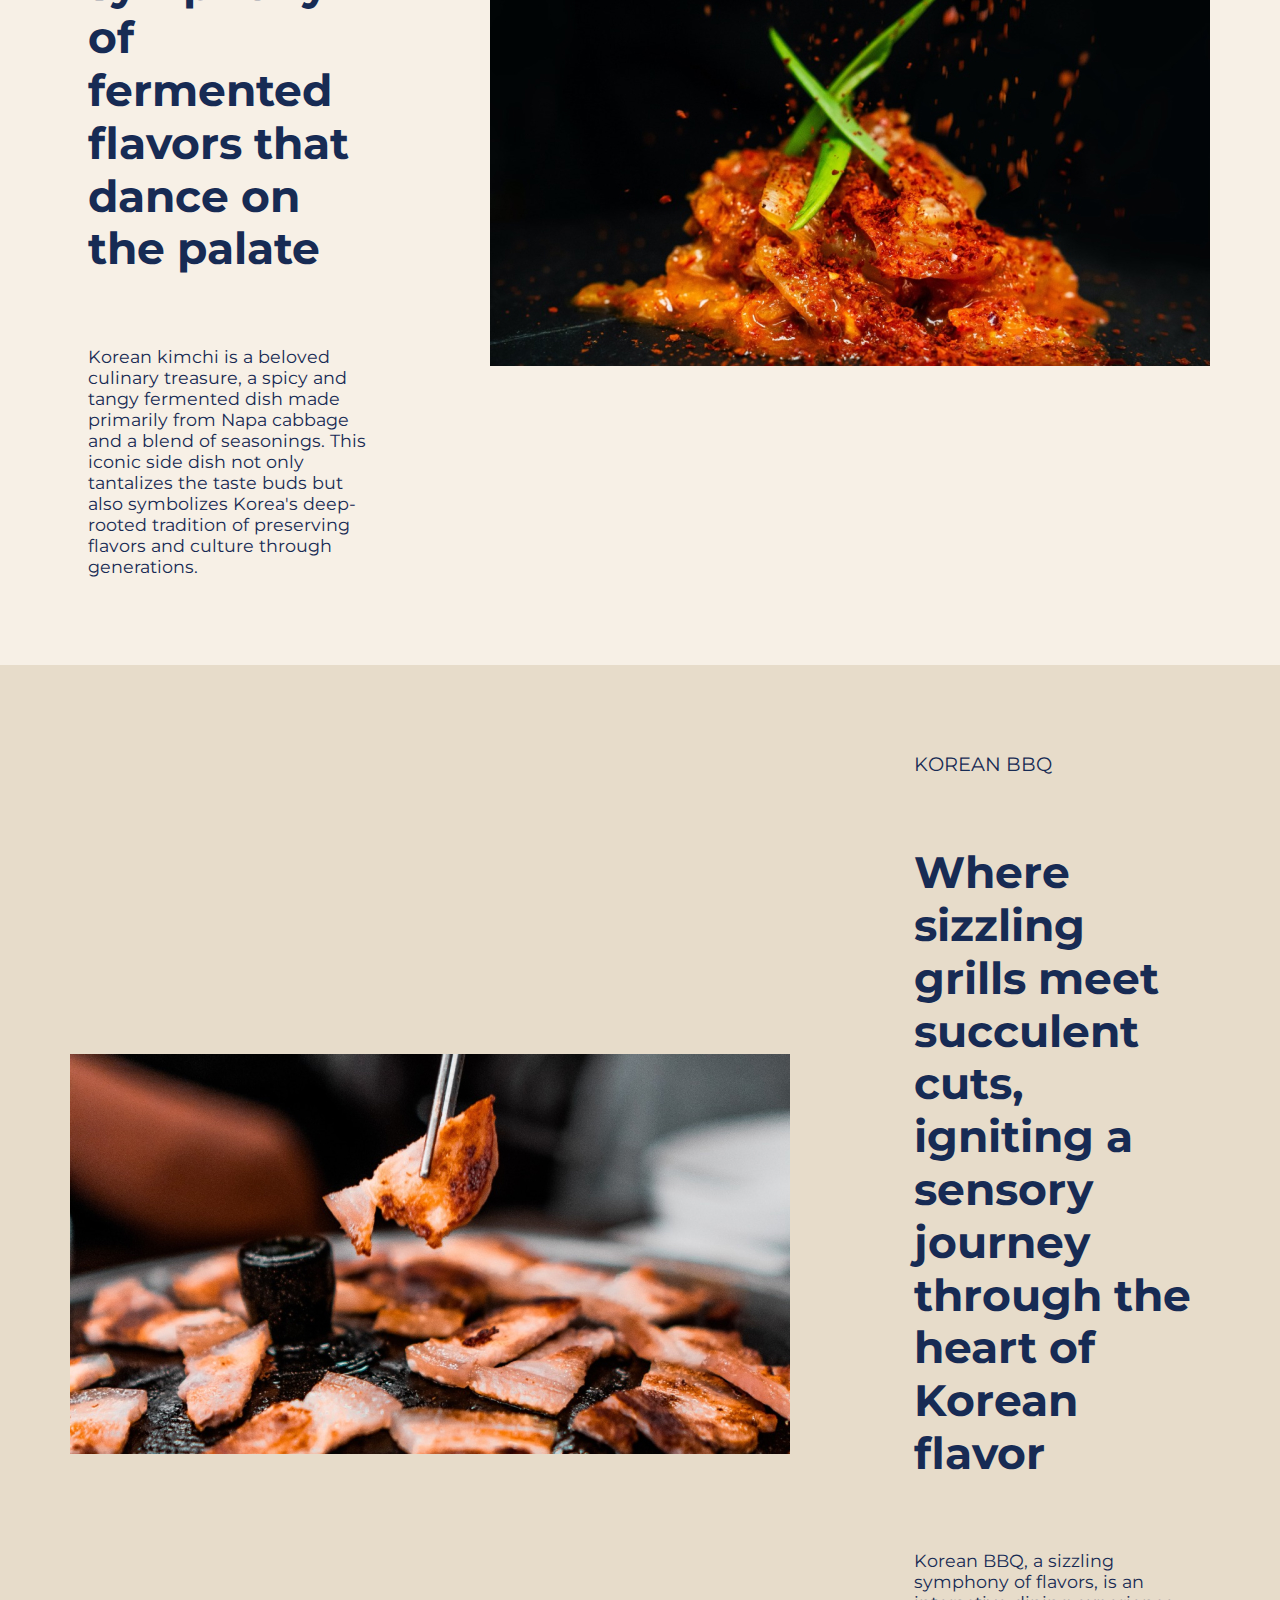
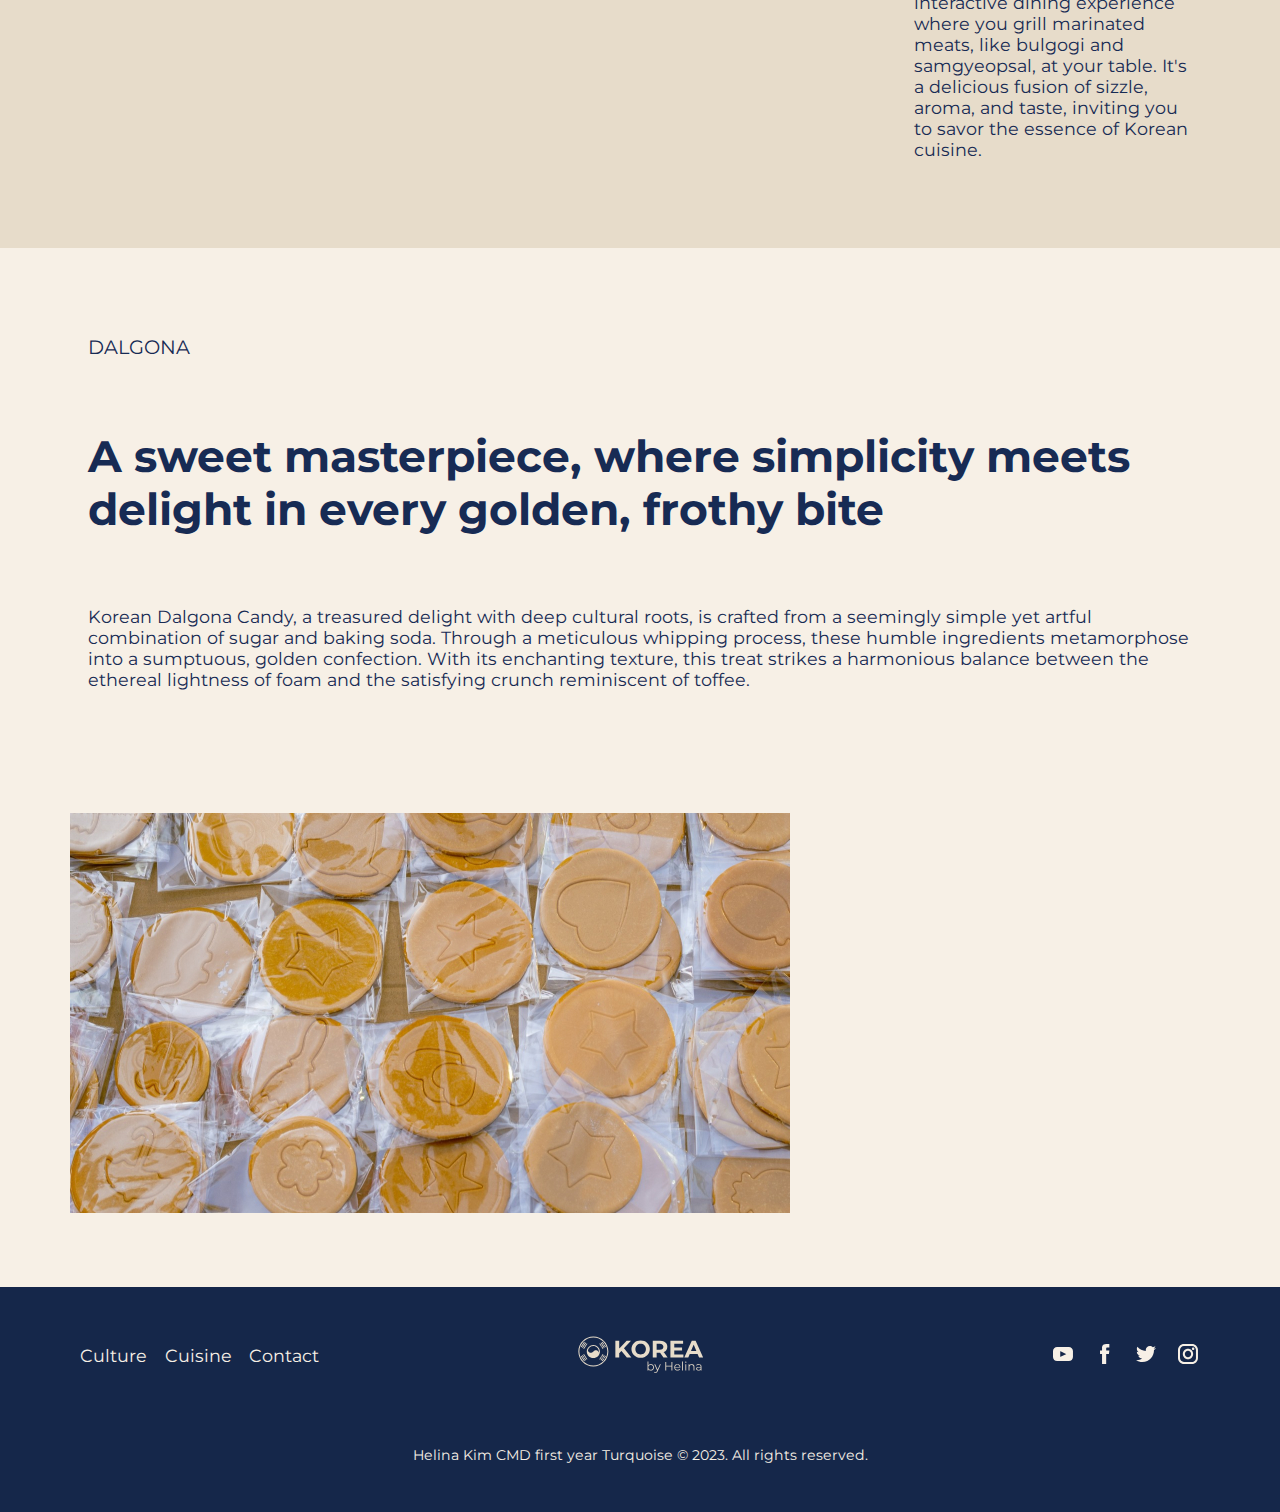
<file: food.html>
<!DOCTYPE html>
<html lang="en">

<head>
    <meta charset="UTF-8">
    <meta http-equiv="X-UA-Compatible" content="IE=edge">
    <meta name="viewport" content="width=device-width, initial-scale=1.0">
    <meta name="keywords" content="Korea, food, culture">
    <link rel="stylesheet" type="text/css" href="style.css">
    <title>Korea by Helina</title>
</head>

<body>
    <section class="flex-container">
        <!-- this is header -->
        <header>
            <!--NAVIGATION BAR-->
            <nav id="navbar">
                <!--LOGO-->
                <a href="index.html" tabindex="1">
                    <img src="img/logo-navy.svg" alt="logo" class="website-logo" title="logo">
                </a>

                <!--MENU ITEMS-->
                <ul>
                    <li tabindex="2"><a href="culture.html">CULTURE</a></li>
                    <li tabindex="3"><a href="food.html">CUISINE</a></li>
                    <li tabindex="4"><a href="contact.html">CONTACT</a></li>
                </ul>
            </nav>
        </header>

        <!-- MAIN BANNER -->
        <section class="banner" id="banner-cuisine">
            <section class="section-banner-text">
                <h1>TASTE KOREAN CUISINE</h1>
                <h2>A symphony of flavors that dances on the palate, telling the story of a rich
                    culinary heritage.</h2>
            </section>
        </section>

        <!--ABOUT CUISINE-->
        <article id="about-cuisine">
            <section class="about-top-text">
                <p class="mini-title">ABOUT</p>
                <h4>A flavorful cultural delight</h4>
            </section>
            <p class="body-white">
                Korean traditional food is a savory heritage that honors centuries of culinary craftsmanship, featuring
                dishes like <br>kimchi, galbi, and bibimbap that offer a delightful taste of Korea's rich history and
                culture.
            </p>

            <!-- CARDS -->
            <section id="cards">
                <section class="card">
                    <img src="img/card-bibimbap.jpg" alt="this is bibimbap">
                    <section>
                        <section class="title-food">
                            <p class="montserrat-16">Main Dish</p>
                            <h3>bibimbap</h3>
                        </section>
                        <p class="body-food">
                            A colorful, savory delight that harmonizes fresh ingredients and bold flavors in a single,
                            satisfying bowl.
                        </p>
                    </section>
                </section>
                <section class="card">
                    <img src="img/card-kimchi.jpg" alt="this is kimchi">
                    <section>
                        <section class="title-food">
                            <p class="montserrat-16">Side Dish</p>
                            <h3>kimchi</h3>
                        </section>
                        <p class="body-food">
                            Korea's iconic fermented delight, a spicy, crunchy, and tangy dish that's the heart and soul
                            of Korean cuisine, adding a burst of flavor and tradition to every meal.
                        </p>
                    </section>
                </section>
                <section class="card">
                    <img src="img/card-bbq.jpg" alt="this is korean bbq">
                    <section>
                        <section class="title-food">
                            <p class="montserrat-16">Main Dish</p>
                            <h3>korean bbq</h3>
                        </section>
                        <p class="body-food">
                            A sizzling and interactive dining experience where tender, marinated meats are grilled to
                            perfection right at your table, creating a mouthwatering symphony of flavors.
                        </p>
                    </section>
                </section>
                <section class="card">
                    <img src="img/card-dalgona.jpg" alt="this is dalgona">
                    <section>
                        <section class="title-food">
                            <p class="montserrat-16">Dessert</p>
                            <h3>dalgona</h3>
                        </section>
                        <p class="body-food">
                            A delightful, nostalgic treat made by whipping sugar and baking soda into a sweet, airy
                            confection. It embodies the simplicity and sweetness of Korean street snacks, offering a
                            taste of tradition with each bite.
                        </p>
                    </section>
                </section>
            </section>

        </article>

        <!--BIBIMBAP-->
        <article class="beige-layout">
            <section>
                <img src="img/cuisine-bibimbap.jpg" alt="bibmbap-img" id="bibimbap_img">
            </section>
            <section class="layout-content">
                <p class="subtitle">BIBIMBAP</p>
                <h2 class="h1-content">A flavorful Korean masterpiece where every spoonful tells a story of tradition
                    and taste</h2>
                <p>
                    Bibimbap, a beloved Korean dish, is a colorful masterpiece of flavors and textures. It combines
                    perfectly cooked rice with an array of fresh vegetables, marinated meat (usually beef), and a spicy
                    gochujang sauce. The result is a harmonious blend of savory, sweet, and spicy elements that burst
                    with each bite. Bibimbap not only tantalizes the taste buds but also showcases the artistry of
                    Korean cuisine, where ingredients are thoughtfully arranged in a visually stunning presentation.
                    This iconic dish captures the essence of balance and diversity that defines Korean food.
                </p>
            </section>
        </article>

        <!-- KIMCHI -->
        <article class="light-layout">
            <section class="layout-content">
                <p class="subtitle">KIMCHI</p>
                <h2 class="h1-content">Iconic dish, a symphony of fermented flavors that dance on the palate</h2>
                <p>
                    Korean kimchi is a beloved culinary treasure, a spicy and tangy fermented dish made primarily from
                    Napa cabbage and a blend of seasonings. This iconic side dish not only tantalizes the taste buds but
                    also symbolizes Korea's deep-rooted tradition of preserving flavors and culture through generations.
                </p>
            </section>
            <section>
                <img src="img/cuisine-kimchi.jpg" alt="kimchi-img" id="kimchi-img">
            </section>
        </article>

        <!-- BBQ -->
        <article class="beige-layout">
            <section>
                <img src="img/cuisine-bbq.jpg" alt="koreanbbq-img" id="koreanbbq0img">
            </section>
            <section class="layout-content">
                <p class="subtitle">KOREAN BBQ</p>
                <h2 class="h1-content">Where sizzling grills meet succulent cuts, igniting a sensory journey through the
                    heart of Korean flavor</h2>
                <p>
                    Korean BBQ, a sizzling symphony of flavors, is an interactive dining experience where you grill
                    marinated meats, like bulgogi and samgyeopsal, at your table. It's a delicious fusion of sizzle,
                    aroma, and taste, inviting you to savor the essence of Korean cuisine.
                </p>
            </section>
        </article>

        <!-- DALGONA -->
        <article class="light-layout">
            <section class="layout-content">
                <p class="subtitle">DALGONA</p>
                <h2 class="h1-content">A sweet masterpiece, where simplicity meets delight in every golden, frothy bite
                </h2>
                <p>
                    Korean Dalgona Candy, a treasured delight with deep cultural roots, is crafted from a seemingly
                    simple yet artful combination of sugar and baking soda. Through a meticulous whipping process, these
                    humble ingredients metamorphose into a sumptuous, golden confection. With its enchanting texture,
                    this treat strikes a harmonious balance between the ethereal lightness of foam and the satisfying
                    crunch reminiscent of toffee.
                </p>
            </section>
            <section>
                <img src="img/cuisine-dalgona.jpg" alt="dalgona-img" id="dalgona-img">
            </section>
        </article>

        <footer>
            <section class="top">
                <ul>
                    <li>
                        <a href="culture.html" tabindex="7">Culture</a>
                    </li>
                    <li><a href="food.html" tabindex="8">
                            <p>Cuisine</p>
                        </a></li>
                    <li><a href="contact.html" tabindex="9">
                            <p>Contact</p>
                        </a></li>

                </ul>

                <img src="img/logo-light.svg" alt="logo" class="website-logo" title="logo" tabindex="10">

                <section id="icons">
                    <!-- ICONS -->
                    <a href="https://www.youtube.com/watch?v=KBCuJ_2wWPU" tabindex="11">
                        <img src="img/icon_yt.svg" alt="youtube">
                    </a>
                    <a href="https://www.facebook.com/seoulcitykorea/" tabindex="12">
                        <img src="img/icon_fb.svg" alt="facebook">
                    </a>
                    <a href="https://twitter.com/koreatravel__/" tabindex="13">
                        <img src="img/icon_tw.svg" alt="twitter">
                    </a>
                    <a href="https://www.instagram.com/visit.southkorea/?hl=en" tabindex="14">
                        <img src="img/icon_insta.svg" alt="instagram">
                    </a>
                </section>
            </section>

            <p id="copyright">Helina Kim CMD first year Turquoise &#169; 2023. All rights reserved. </p>
        </footer>
    </section>

</body>

</html>
</file>
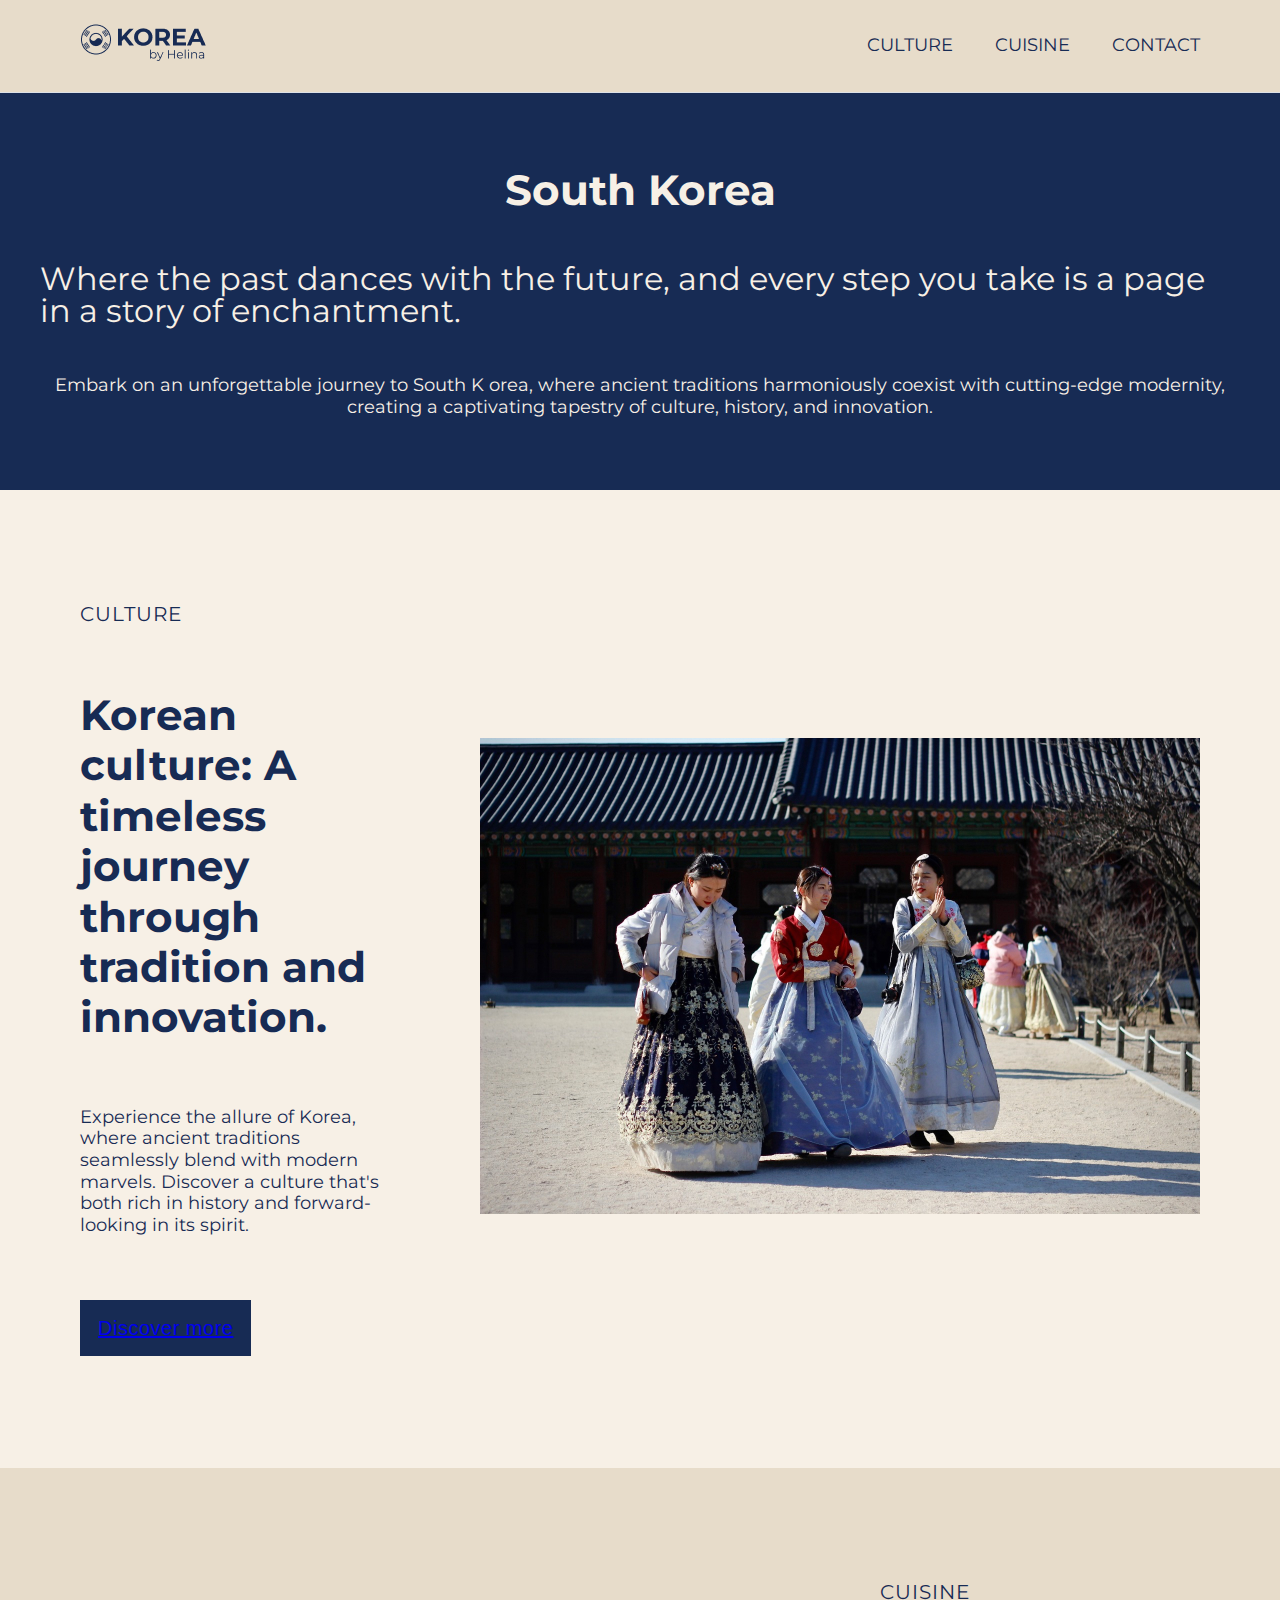
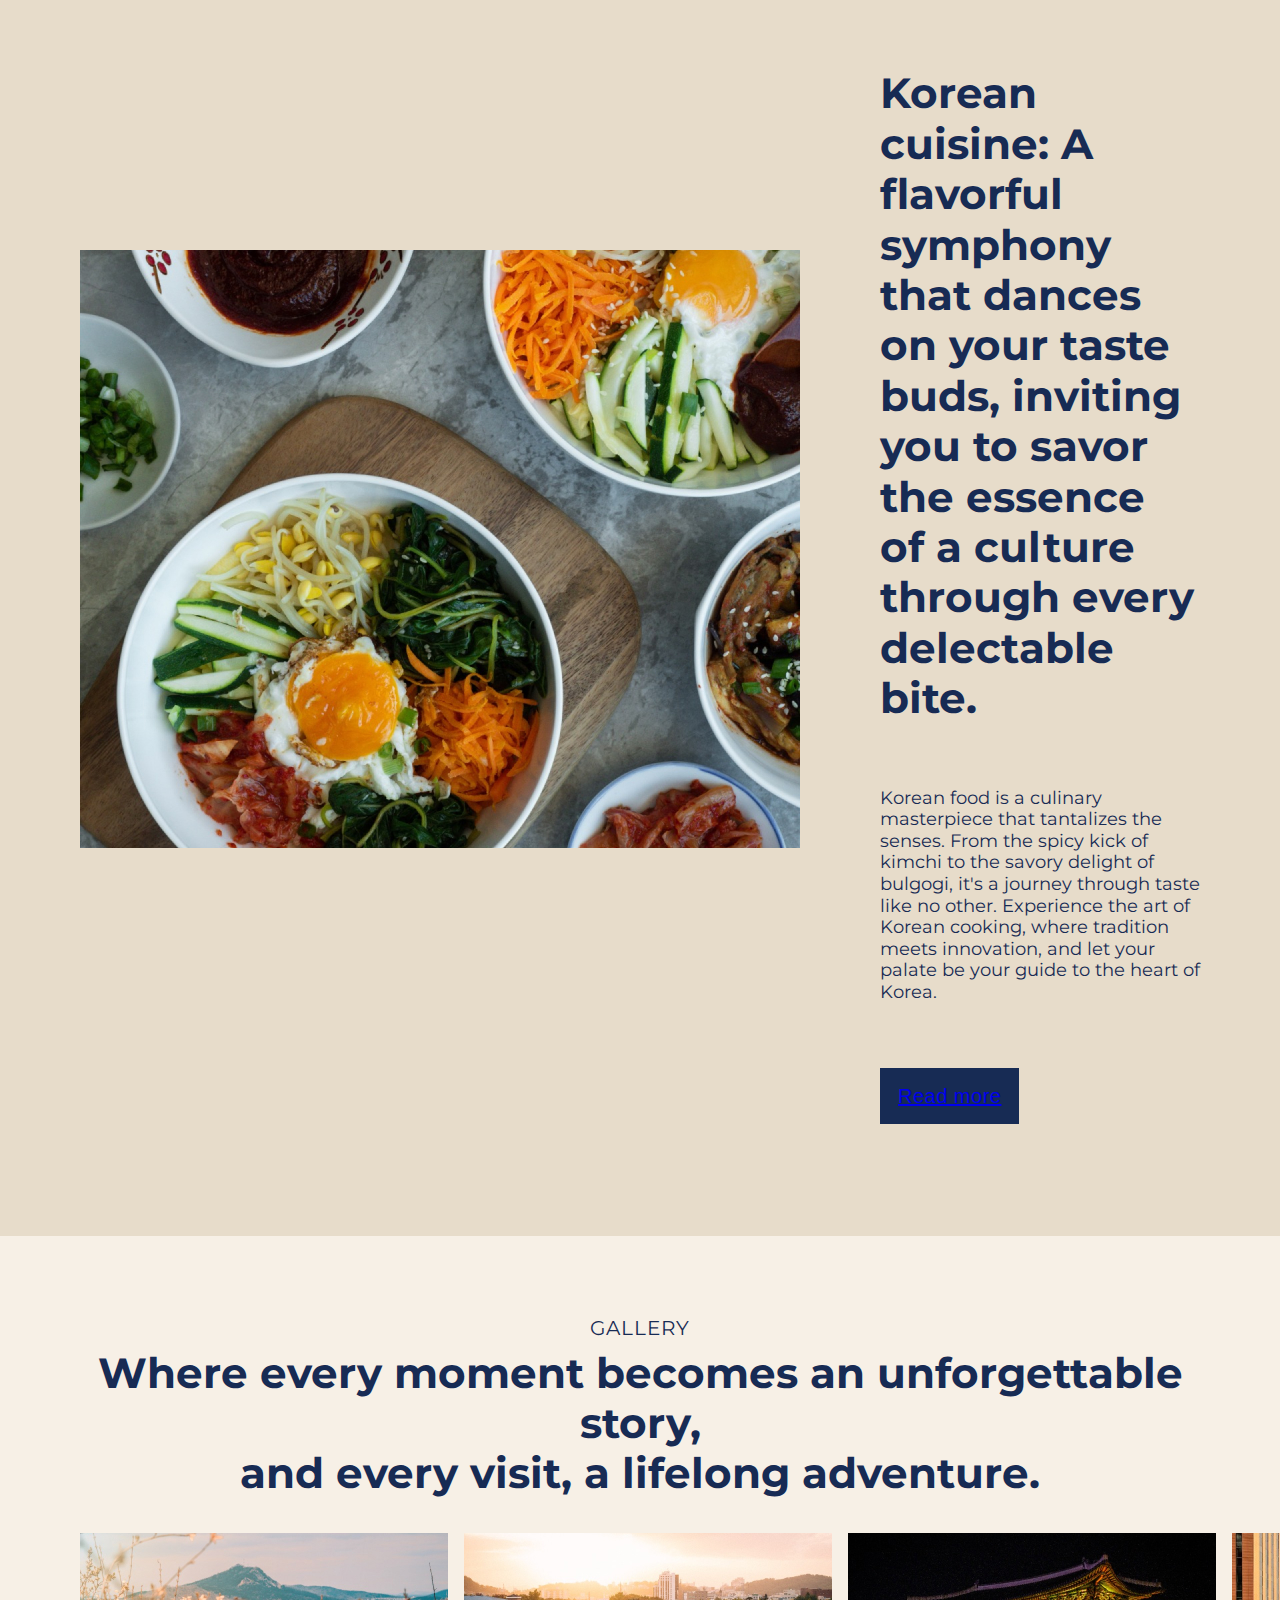
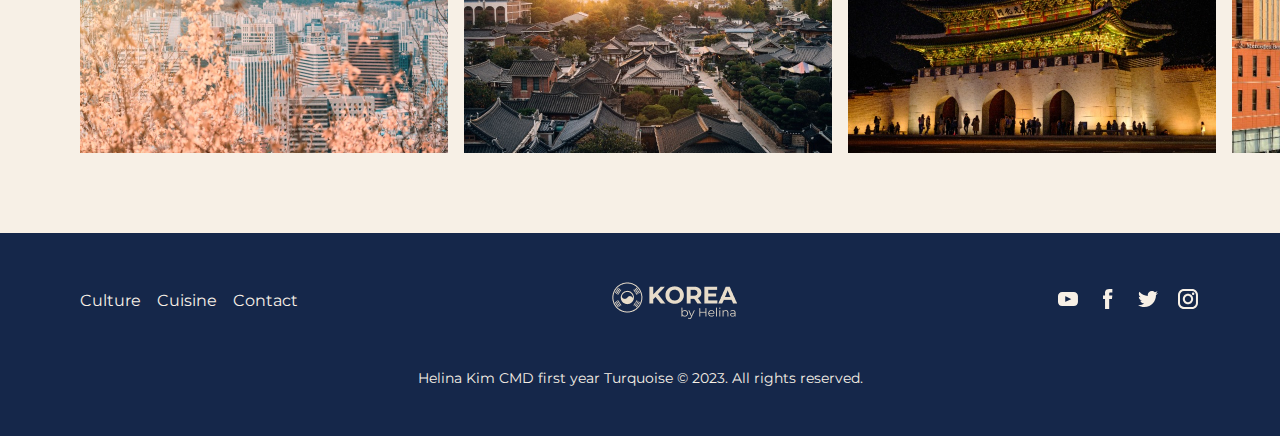
<file: eindopdracht/contact.html>
<!DOCTYPE html>
<html lang="en">

<head>
    <meta charset="UTF-8">
    <meta http-equiv="X-UA-Compatible" content="IE=edge">
    <meta name="viewport" content="width=device-width, initial-scale=1.0">
    <meta name="keywords" content="Korea, food, culture">
    <link rel="stylesheet" type="text/css" href="style.css">
    <link rel="favicon" type="image/png" href="img/favicon.png">
    <title>Korea by Helina</title>
</head>

<body>
    <section class="flex-container">

        <header>
            <!--NAVIGATION BAR-->
            <nav id="navbar">
                <!-- <input type="checkbox" id="nav-toggle">
        <label for="nav-toggle" class="burger-menu">
            &#9776;
        </label> -->


                <!--LOGO-->
                <a href="index.html">
                    <img src="img/logo.png" alt="logo" class="website-logo" title="logo" tabindex="1">
                </a>

                <!--MENU ITEMS-->
                <ul>
                    <li tabindex="2"><a href="culture.html">CULTURE</a></li>
                    <li tabindex="3"><a href="food.html">CUISINE</a></li>
                    <li tabindex="4"><a href="contact.html">CONTACT</a></li>
                </ul>
            </nav>
        </header>

        <!--INTRO KOREA-->
        <article id="article1">
            <h1 id="title">South Korea</h1>
            <h2 id="subtitle">Where the past dances with the future, and every step you take is a page
                in a story of enchantment. </h2>
            <section>
                <p class="body-white">
                    Embark on an unforgettable journey to South K     orea, where ancient traditions harmoniously coexist
                    with cutting-edge modernity, creating a captivating tapestry
                    of culture, history, and innovation.
                </p>
            </section>
        </article>

        <!--INTRO CULTURE-->
        <article class="light-layout">
            <section class="layout-content">
                <p class="subtitle">CULTURE</p>
                <h1 class="h1-content">Korean culture: A timeless journey through tradition and innovation.</h1>
                <p>
                    Experience the allure of Korea, where ancient traditions seamlessly blend with modern marvels.
                    Discover a culture that's both rich in history and forward-looking in its spirit.
                </p>
                <button class="btn" tabindex="5">
                    <a href="culture.html">
                        Discover more
                    </a>
                </button>
            </section>
            <section>
                <img src="img/hanbokgirls.jpg" alt="itro_culture_img" id="intro_culture_img">
            </section>

        </article>

        <!--INTRO CUISINE-->
        <article id="article3">
            <section>
                <img src="img/intro_cuisine.jpg" alt="intro_cuisine_img" id="intro_cuisine_img">
            </section>
            <section id="intro-cuisine">
                <p class="subtitle">CUISINE</p>
                <h1 class="h1-content">Korean cuisine: A flavorful symphony that dances on your taste buds, inviting you to savor the
                    essence 
                    of a culture through every delectable bite.</h1>
                <p class="description">
                    Korean food is a culinary masterpiece that tantalizes the senses. From the spicy kick of kimchi to
                    the savory delight of bulgogi, it's a journey through taste like no other. Experience the art of
                    Korean cooking, where tradition meets innovation, and let your palate be your guide to the heart of
                    Korea.
                </p>
                <button class="btn" tabindex="6">
                    <a href="food.html">
                        Read more
                    </a>
                </button>
                
                
            </section>
        </article>

        <!--GALLERY-->
        <article id="gallery-banner">
            <section id="top">
                <p class="subtitle">GALLERY</p>
                <h1 class="h1-for-gallery">Where every moment becomes an unforgettable story, <br>and every visit, a lifelong adventure.</h1>
            </section>
            

            <section class="gallery_img_container">
                <img src="img/springKorea.jpg" alt="first_img">
                <img src="img/hanokvillage1.jpg" alt="second_img">
                <img src="img/castle1.jpg" alt="third_img">
                <img src="img/jamsil1.jpg" alt="fourth_img">
            </section>
        </article>

        <footer id="footer">
            <section class="top"> 
                <ul>
                    <li>
                        <a href="culture.html" tabindex="7">Culture</a>
                    </li>
                    <li><a href="food.html" tabindex="8">
                        <p>Cuisine</p>
                    </a></li>
                    <li><a href="contact.html" tabindex="9">
                        <p>Contact</p>
                    </a></li>
                    
                </ul>

                <img src="img/logo-white.png" alt="logo" class="website-logo" title="logo" tabindex="10">

                <section id="icons">
                <!-- ICONS --> 
                <a href="https://www.youtube.com/watch?v=KBCuJ_2wWPU" tabindex="11">
                    <img src="img/icon_yt.svg" alt="youtube">
                </a>
                <a href="https://www.facebook.com/seoulcitykorea/" tabindex="12">
                    <img src="img/icon_fb.svg" alt="facebook">
                </a>
                <a href="https://twitter.com/koreatravel__/" tabindex="13">
                    <img src="img/icon_tw.svg" alt="twitter">
                </a>
                <a href="https://www.instagram.com/visit.southkorea/?hl=en" tabindex="14">
                    <img src="img/icon_insta.svg" alt="instagram">
                </a>
                </section>
            </section>

            <p id="copyright">Helina Kim CMD first year Turquoise &#169; 2023. All rights reserved. </p>
        </footer>
    </section>

</body>

</html>
</file>
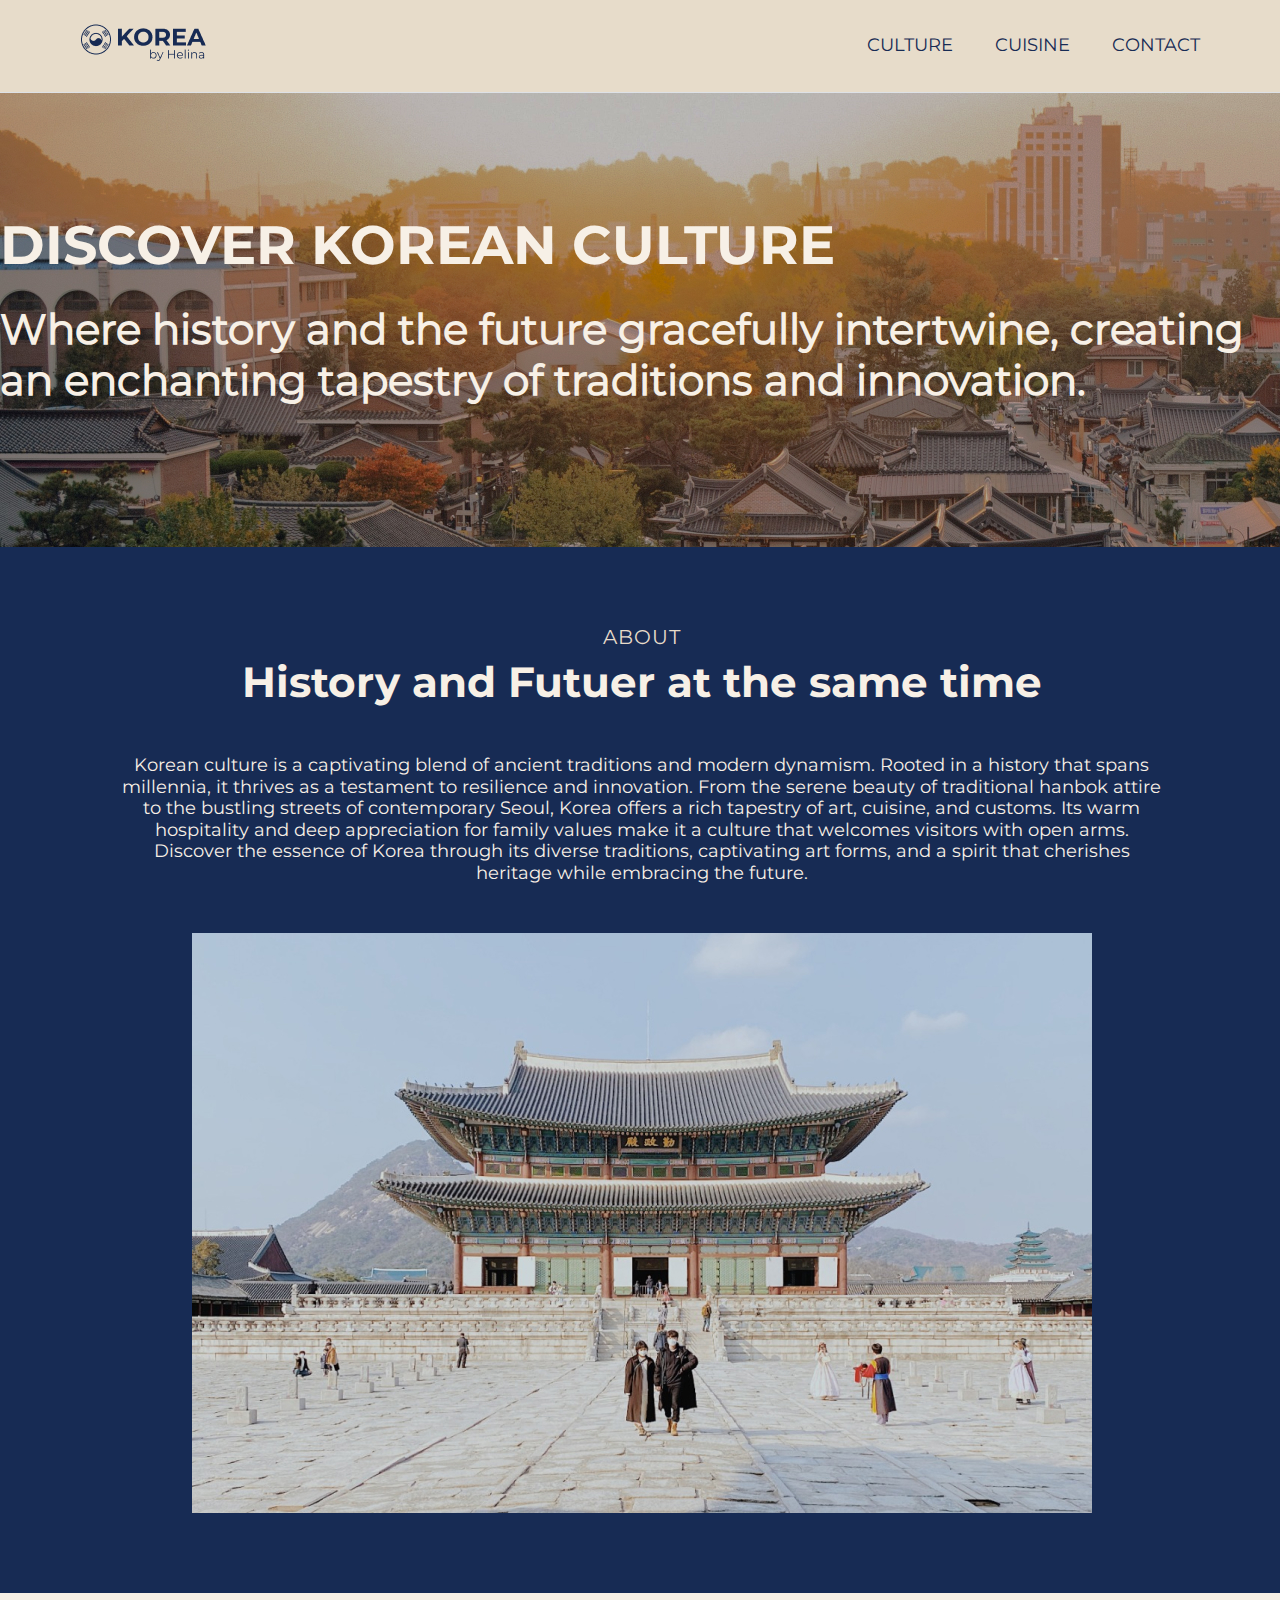
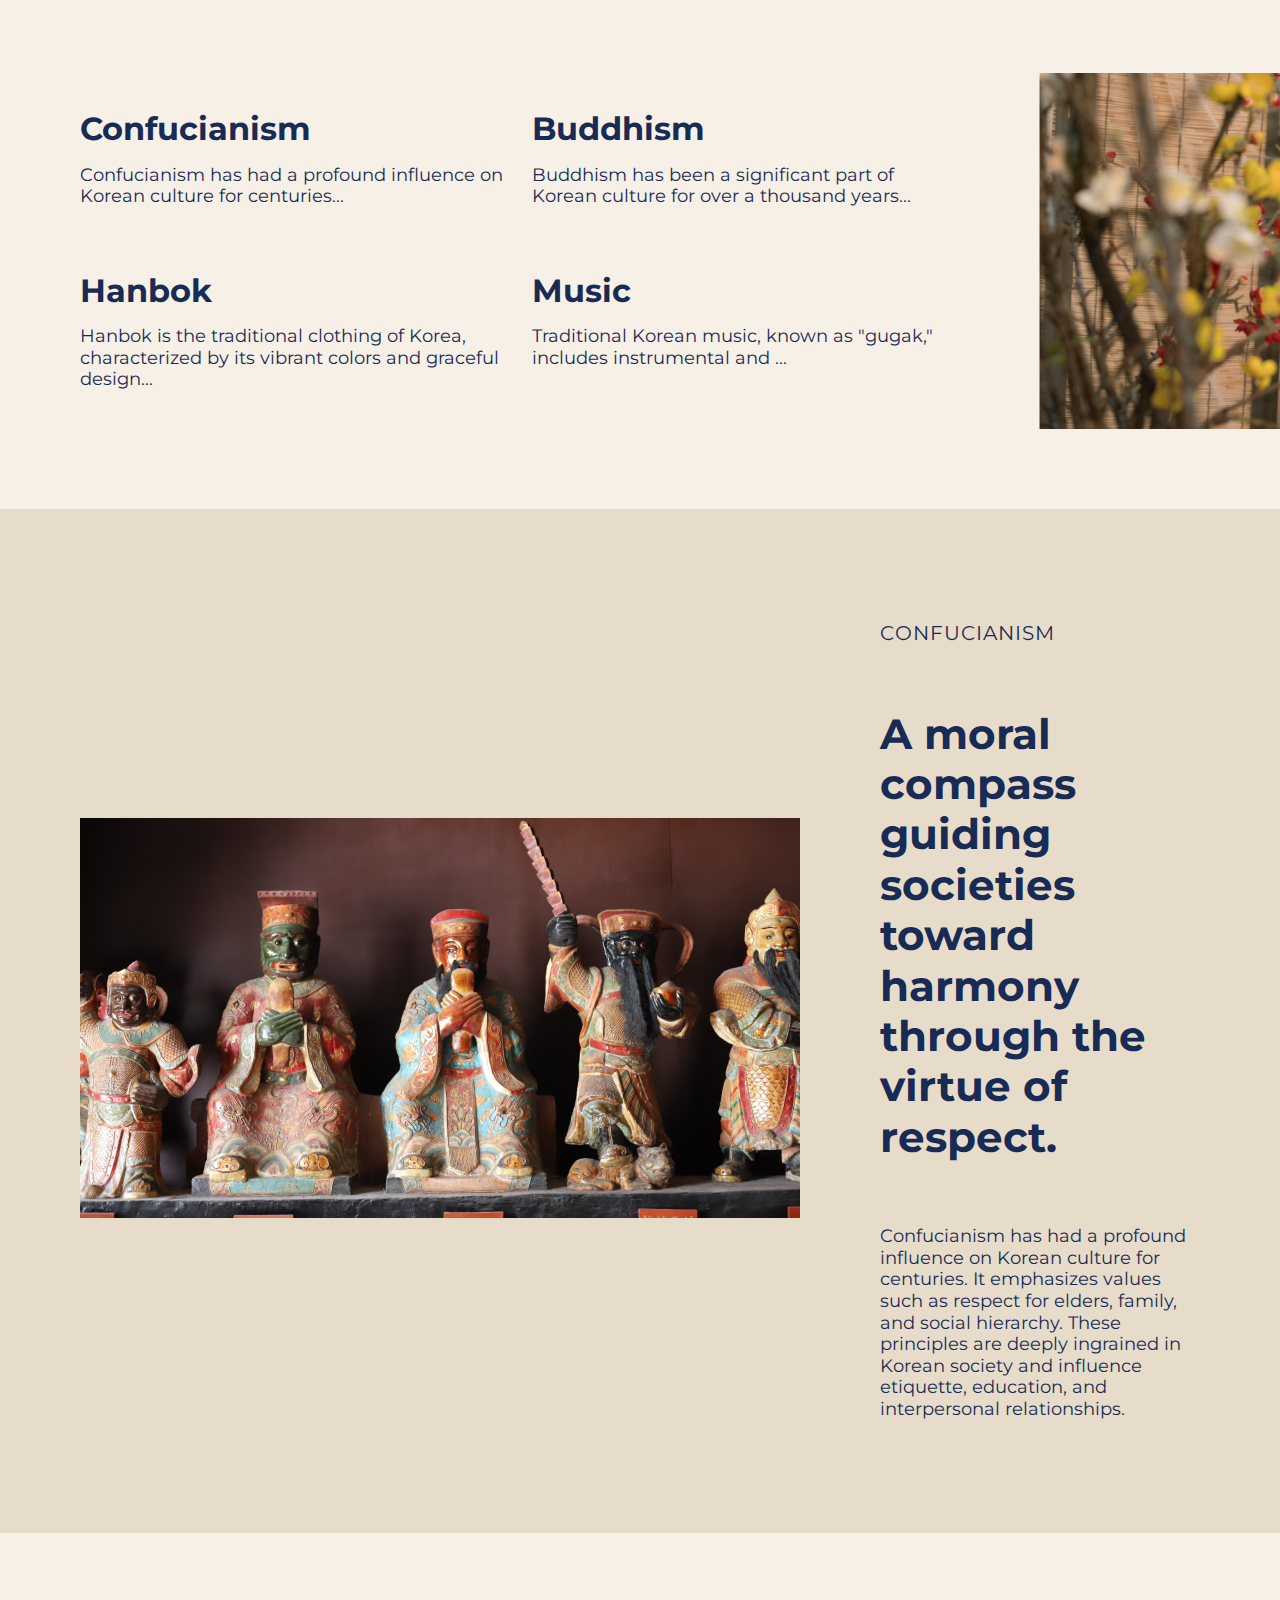
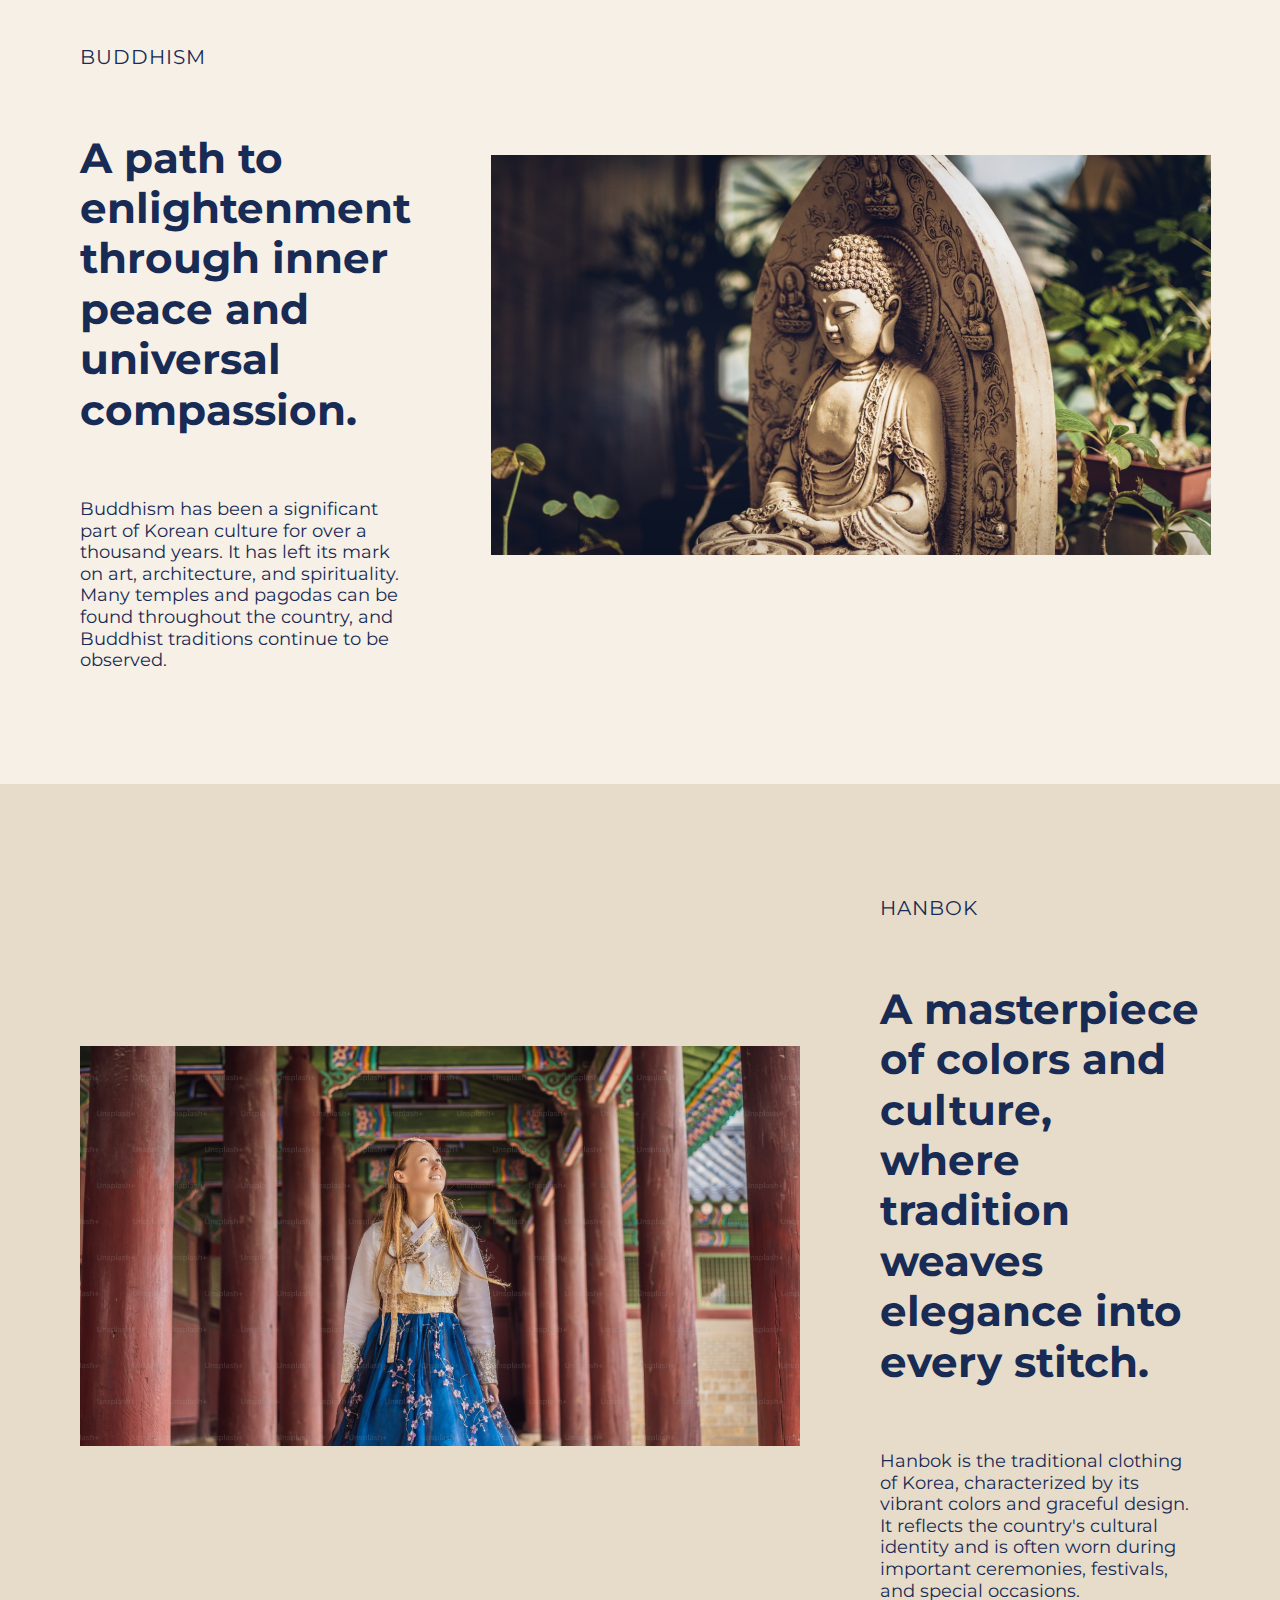
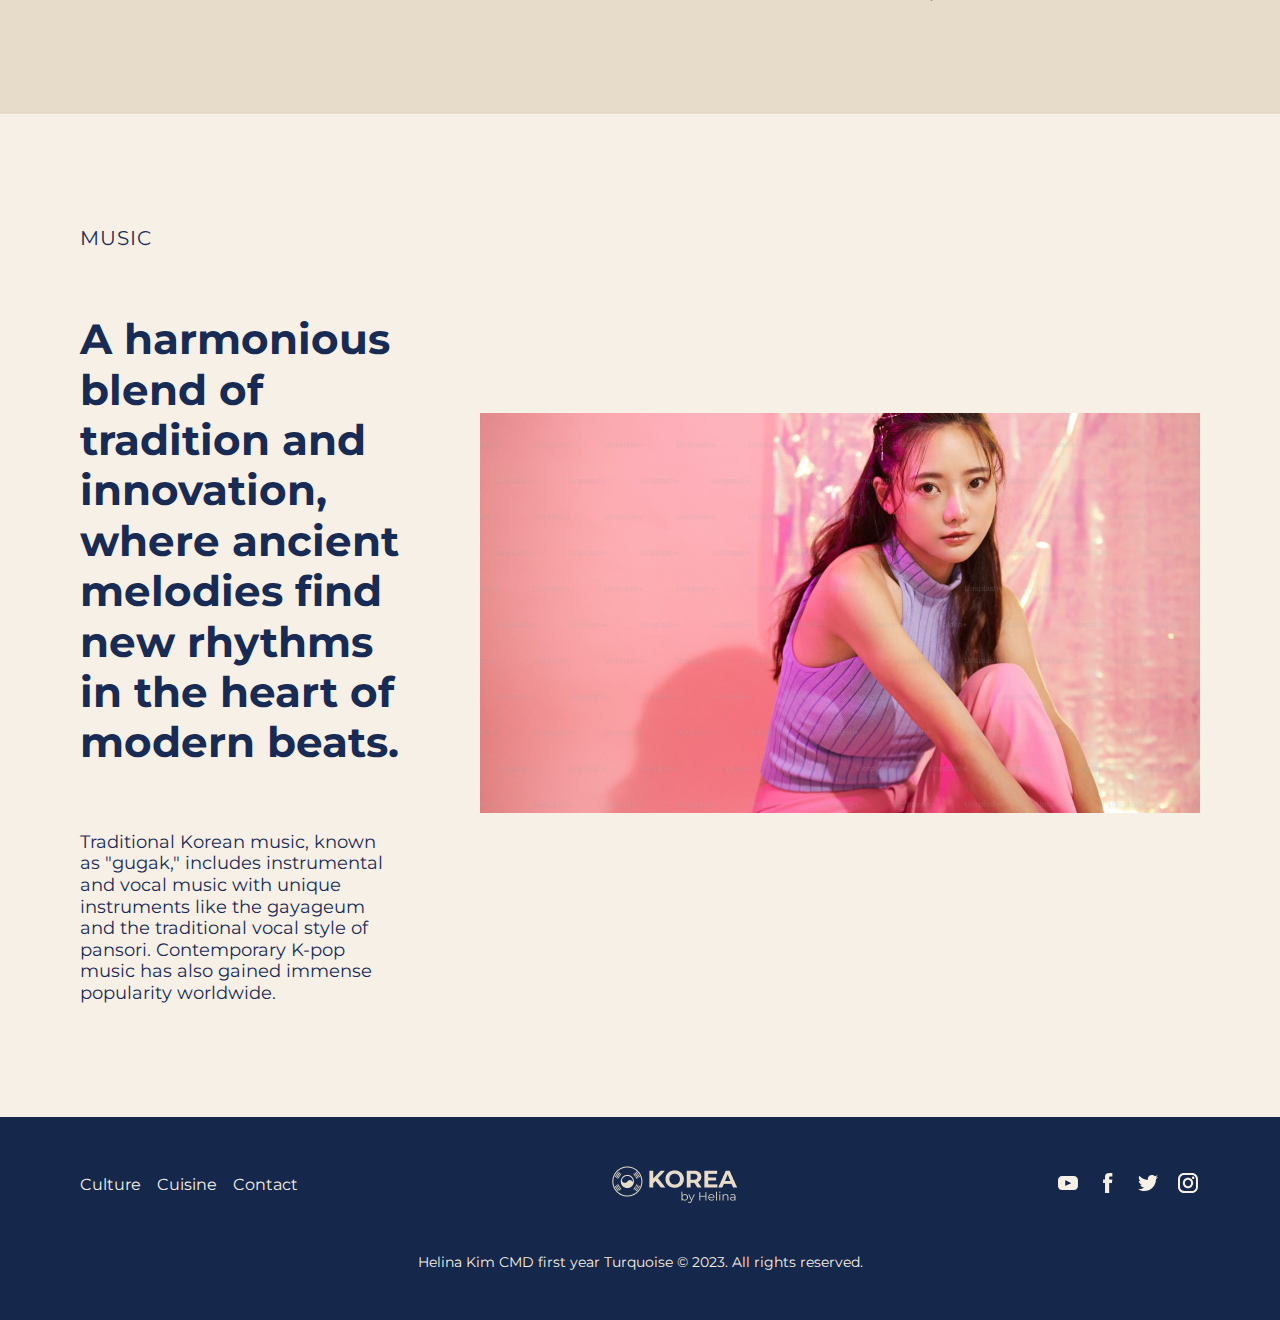
<file: eindopdracht/culture.html>
<!DOCTYPE html>
<html lang="en">

<head>
    <meta charset="UTF-8">
    <meta http-equiv="X-UA-Compatible" content="IE=edge">
    <meta name="viewport" content="width=device-width, initial-scale=1.0">
    <meta name="keywords" content="Korea, food, culture">
    <link rel="stylesheet" type="text/css" href="style.css">
    <title>Korea by Helina</title>
</head>

<body>
    <section class="flex-container">

        <header>
            <!--NAVIGATION BAR-->
            <nav id="navbar">
                <!-- <input type="checkbox" id="nav-toggle">
        <label for="nav-toggle" class="burger-menu">
            &#9776;
        </label> -->


                <!--LOGO-->
                <a href="index.html">
                    <img src="img/logo.png" alt="logo" class="website-logo" title="logo" tabindex="1">
                </a>

                <!--MENU ITEMS-->
                <ul>
                    <li tabindex="2"><a href="culture.html">CULTURE</a></li>
                    <li tabindex="3"><a href="food.html">CUISINE</a></li>
                    <li tabindex="4"><a href="contact.html">CONTACT</a></li>
                </ul>
            </nav>
        </header>

        <!-- MAIN BANNER -->
        <article id="banner-culture">
            <section class="section-banner-text">
                <h1 class="banner-typo">DISCOVER KOREAN CULTURE</h1>
                <h2 class="banner-subtitle">Where history and the future gracefully intertwine, creating an enchanting tapestry of traditions and innovation.</h2>
            </section>
        </article>

        <!--ABOUT CULTURE-->
        <article id="about-culture">
            <section class="about-top-text">
                <p class="mini-title">ABOUT</p>
                <h1 id="title">History and Futuer at the same time</h1>
            </section>
            
                <p class="body-white">
                    Korean culture is a captivating blend of ancient traditions and modern dynamism. Rooted in a history that spans millennia, it thrives as a testament to resilience and innovation. From the serene beauty of traditional hanbok attire to the bustling streets of contemporary Seoul, Korea offers a rich tapestry of art, cuisine, and customs. Its warm hospitality and deep appreciation for family values make it a culture that welcomes visitors with open arms. Discover the essence of Korea through its diverse traditions, captivating art forms, and a spirit that cherishes heritage while embracing the future.
                </p>
            <img src="img/introculture.jpg" alt="intro-culture">
        </article>

        <!--INTRO CULTURE-->
        <article id="cultures">
            <section id="intro-culture">
                <sectoin id="content-intro-culture">
                    <section class="two-items">
                        <section class="short-culture-content">
                            <h2 class="h2-content">Confucianism</h2>
                            <p>
                                Confucianism has had a profound influence on Korean culture for centuries... 
                            </p>
                        </section>
                        
                        <section class="short-culture-content">
                            <h2 class="h2-content">Buddhism</h2>
                            <p>
                                Buddhism has been a significant part of Korean culture for over a thousand years...
                            </p>
                        </section>
                    </section>
                    
                    <section class="two-items">
                        <section class="short-culture-content">
                            <h2 class="h2-content">Hanbok</h2>
                            <p>
                                Hanbok is the traditional clothing of Korea, characterized by its vibrant colors and graceful design...
                            </p>
                        </section>
                        
                        <section class="short-culture-content">
                            <h2 class="h2-content">Music</h2>
                            <p>
                                Traditional Korean music, known as "gugak," includes instrumental and ...
                            </p>
                        </section>
                    </section>
                </sectoin>
                <img src="img/hanbok1.jpg" alt="itro_culture_img" id="intro_culture_img">
            </section>
                
        </article>

        <!--CONFUCIANISM-->
        <article class="beige-layout">
            <section>
                <img src="img/confucianism.jpg" alt="confucianism_img" id="confucianism_img">
            </section>
            <section class="layout-content">
                <p class="subtitle">CONFUCIANISM</p>
                <h1 class="h1-content">A moral compass guiding societies toward harmony through the virtue of respect.</h1>
                <p>
                    Confucianism has had a profound influence on Korean culture for centuries. It emphasizes values such as respect for elders, family, and social hierarchy. These principles are deeply ingrained in Korean society and influence etiquette, education, and interpersonal relationships.
                </p>
            </section>
        </article>

        <!---------- BUDDHISM ---------->
        <article class="light-layout">
            <section class="layout-content">
                <p class="subtitle">BUDDHISM</p>
                <h1 class="h1-content">A path to enlightenment through inner peace and universal compassion.</h1>
                <p>
                    Buddhism has been a significant part of Korean culture for over a thousand years. It has left its mark on art, architecture, and spirituality. Many temples and pagodas can be found throughout the country, and Buddhist traditions continue to be observed.
                </p>
            </section>
            <section>
                <img src="img/budhism.jpg" alt="buddhism_img" id="buddhism_img">
            </section>
        </article>

        <!------------ HANBOK ------------>
        <article class="beige-layout">
            <section>
                <img src="img/hanbok2.jpg" alt="hanbok2_img" id="hanbok2_img">
            </section>
            <section class="layout-content">
                <p class="subtitle">HANBOK</p>
                <h1 class="h1-content">A masterpiece of colors and culture, where tradition weaves elegance into every stitch.</h1>
                <p>
                    Hanbok is the traditional clothing of Korea, characterized by its vibrant colors and graceful design. It reflects the country's cultural identity and is often worn during important ceremonies, festivals, and special occasions.
                </p>
            </section>
        </article>

        <!------------ MUSIC --------------->
        <article class="light-layout">
            <section class="layout-content">
                <p class="subtitle">MUSIC</p>
                <h1 class="h1-content">A harmonious blend of tradition and innovation, where ancient melodies find new rhythms in the heart of modern beats.</h1>
                <p>
                    Traditional Korean music, known as "gugak," includes instrumental and vocal music with unique instruments like the gayageum and the traditional vocal style of pansori. Contemporary K-pop music has also gained immense popularity worldwide.
                </p>
            </section>
            <section>
                <img src="img/kpop.jpg" alt="kpop_img" id="kpop_img">
            </section>
        </article>

        <footer id="footer">
            <section class="top"> 
                <ul>
                    <li>
                        <a href="culture.html" tabindex="7">Culture</a>
                    </li>
                    <li><a href="food.html" tabindex="8">
                        <p>Cuisine</p>
                    </a></li>
                    <li><a href="contact.html" tabindex="9">
                        <p>Contact</p>
                    </a></li>
                    
                </ul>

                <img src="img/logo-white.png" alt="logo" class="website-logo" title="logo" tabindex="10">

                <section id="icons">
                <!-- ICONS --> 
                <a href="https://www.youtube.com/watch?v=KBCuJ_2wWPU" tabindex="11">
                    <img src="img/icon_yt.svg" alt="youtube">
                </a>
                <a href="https://www.facebook.com/seoulcitykorea/" tabindex="12">
                    <img src="img/icon_fb.svg" alt="facebook">
                </a>
                <a href="https://twitter.com/koreatravel__/" tabindex="13">
                    <img src="img/icon_tw.svg" alt="twitter">
                </a>
                <a href="https://www.instagram.com/visit.southkorea/?hl=en" tabindex="14">
                    <img src="img/icon_insta.svg" alt="instagram">
                </a>
                </section>
            </section>

            <p id="copyright">Helina Kim CMD first year Turquoise &#169; 2023. All rights reserved. </p>
        </footer>
    </section>

</body>

</html>
</file>
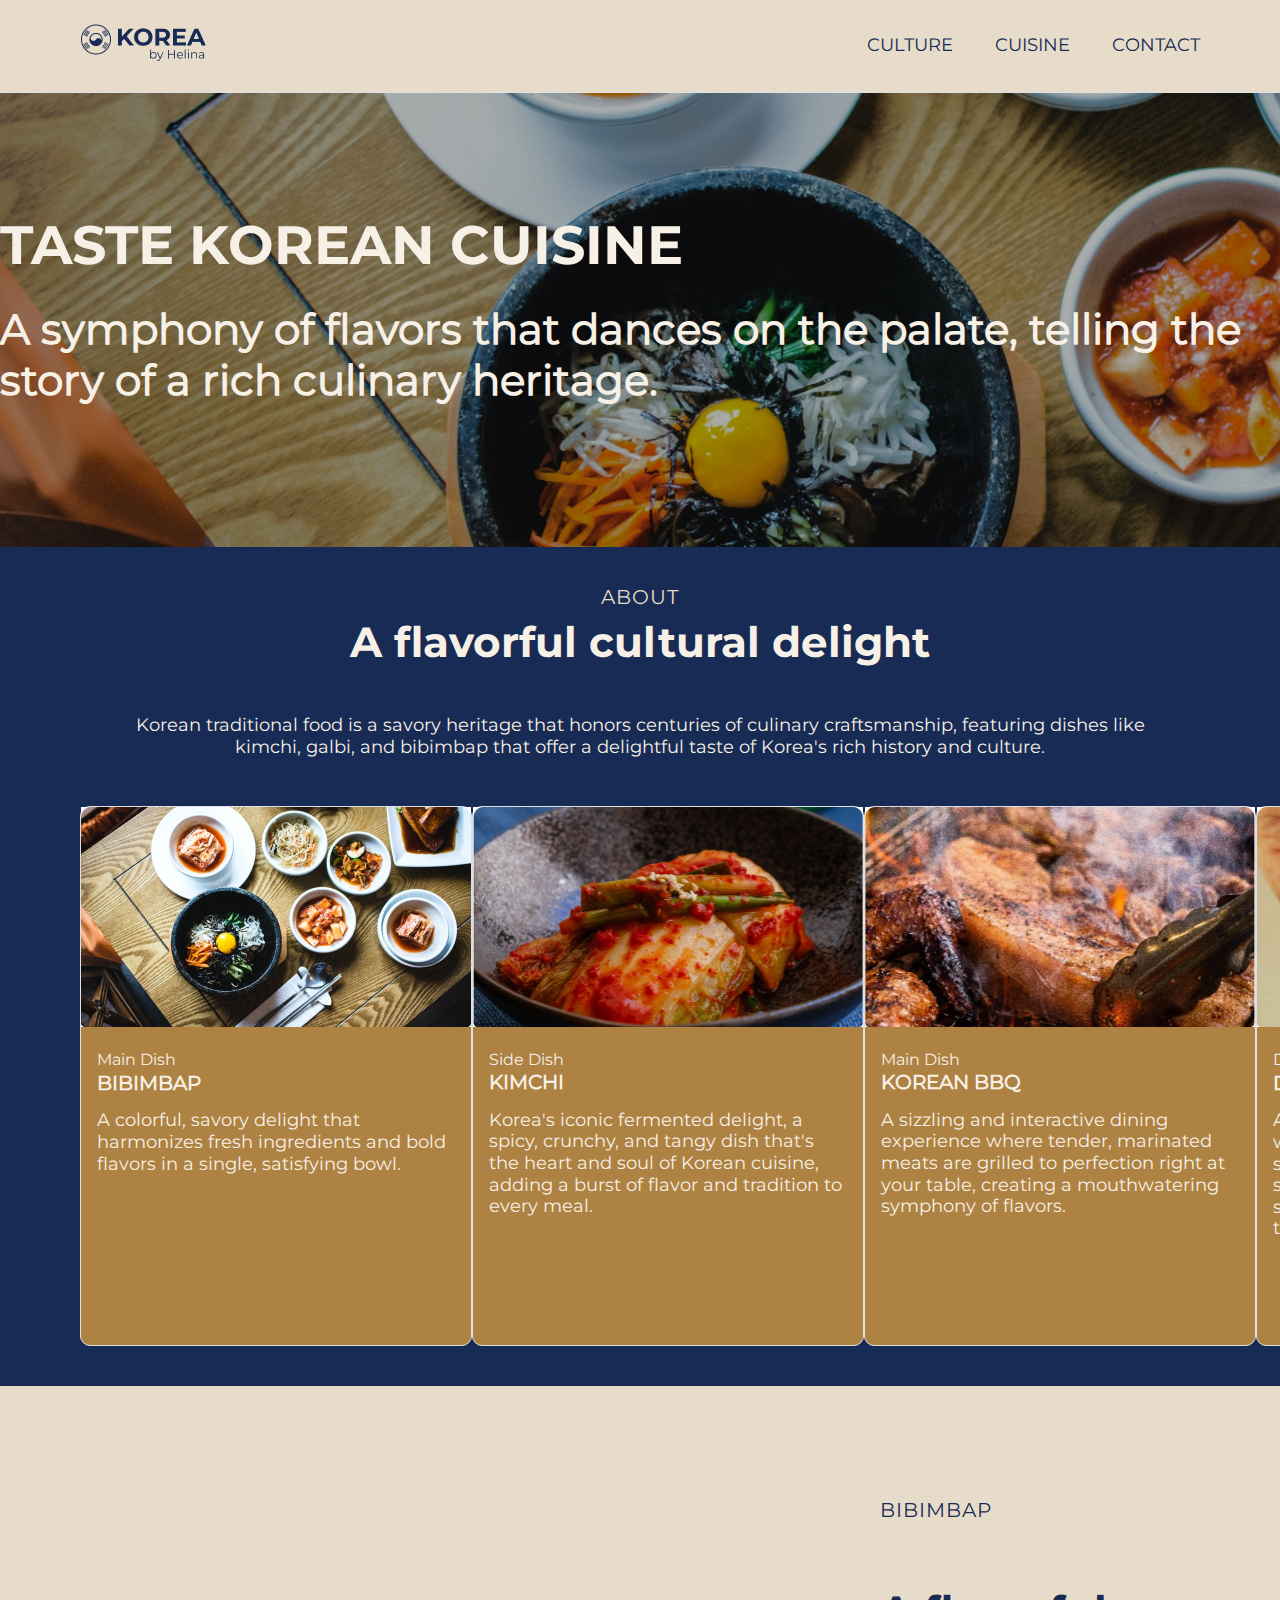
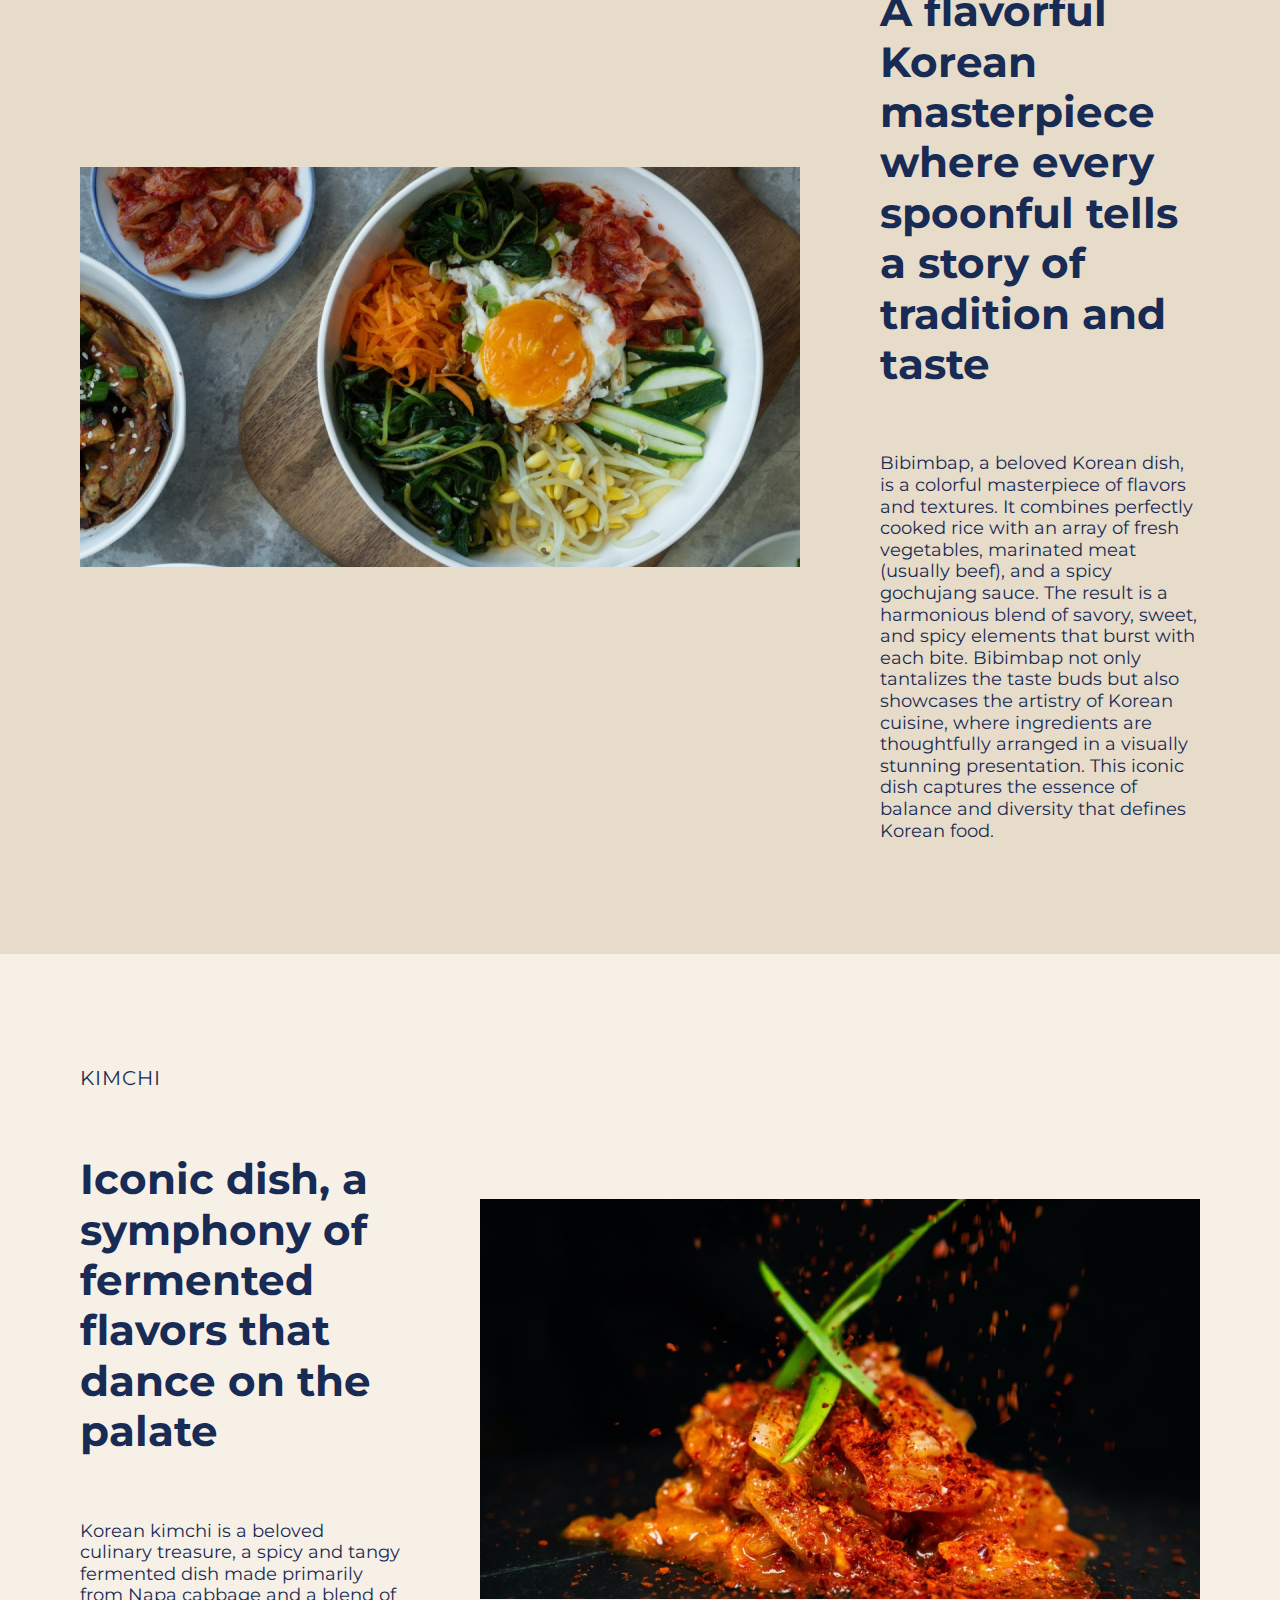
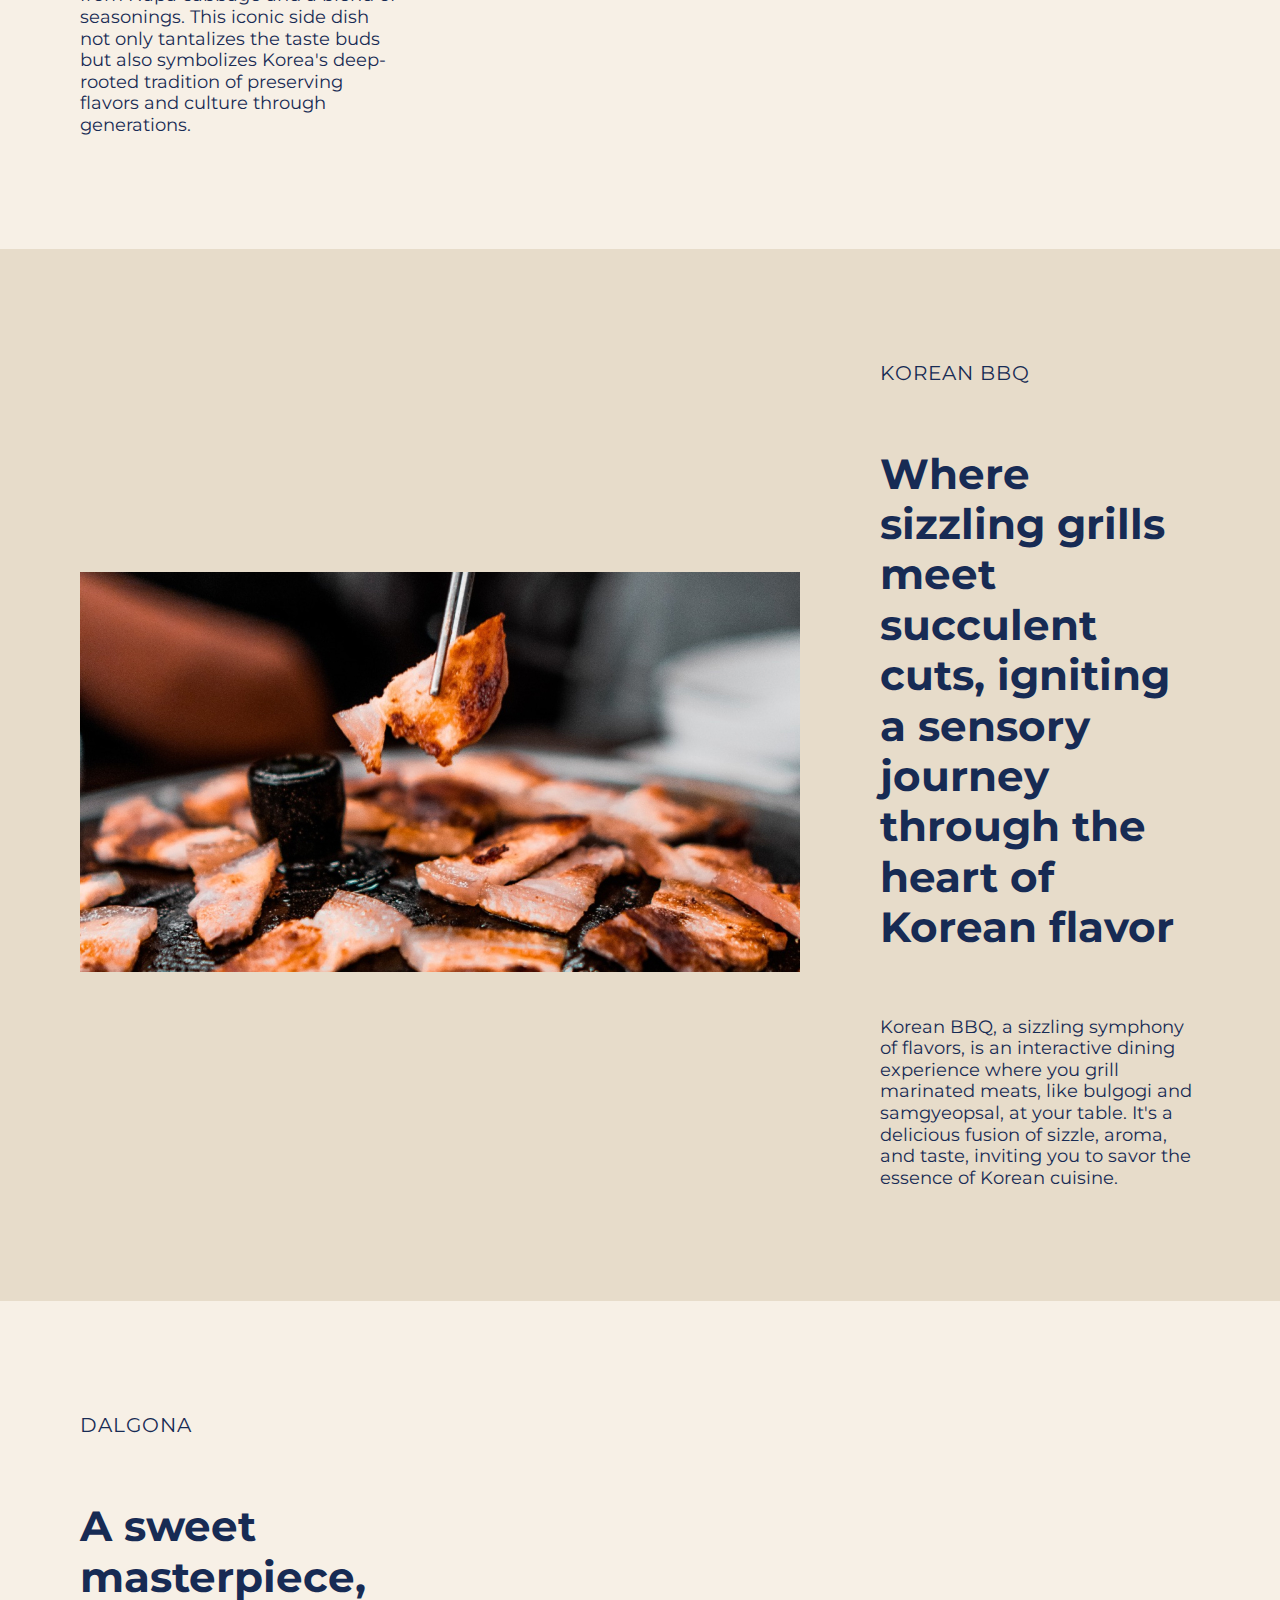
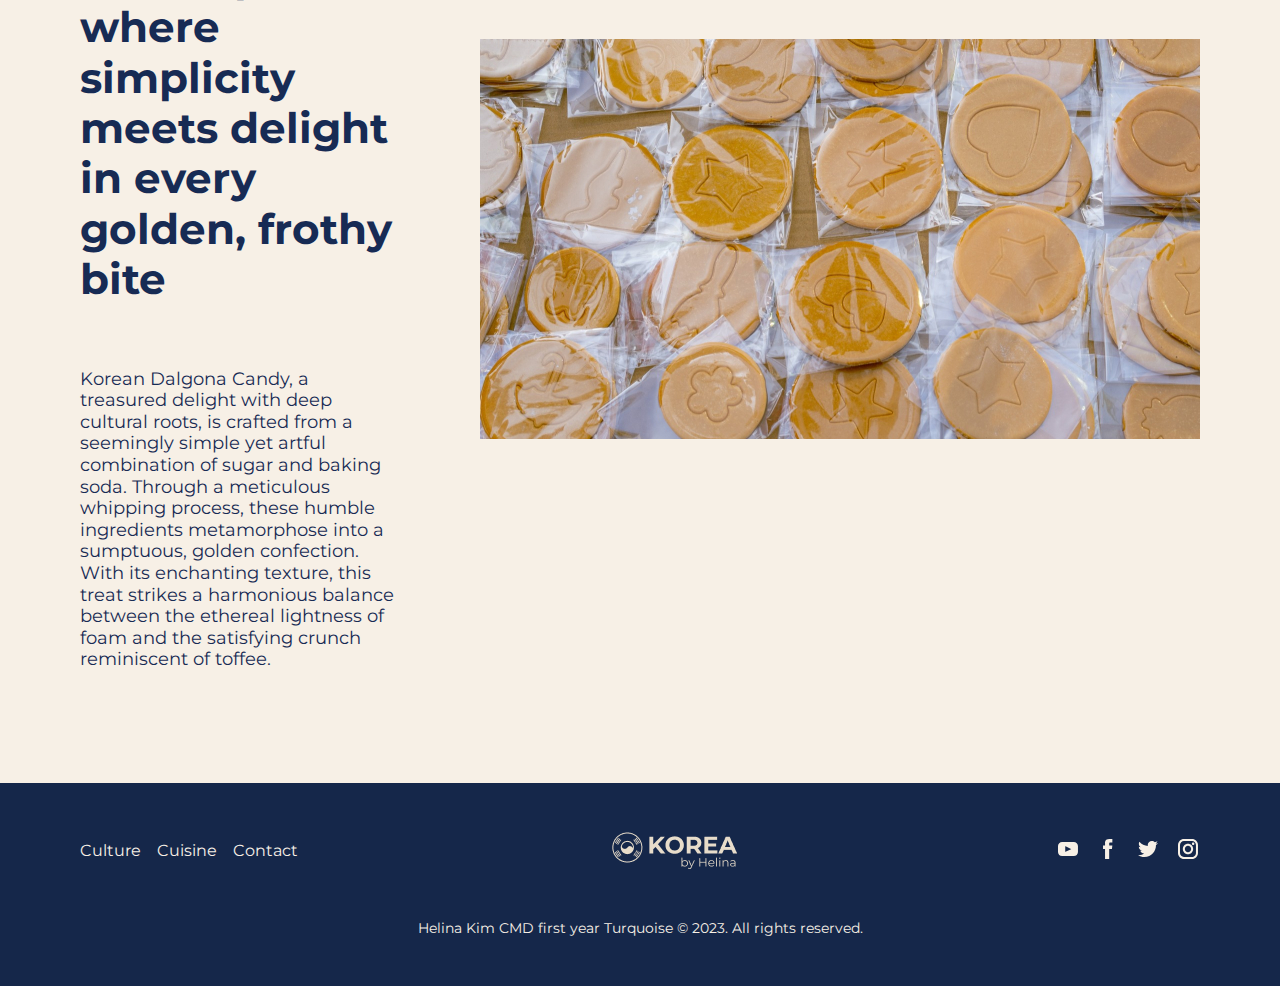
<file: eindopdracht/food.html>
<!DOCTYPE html>
<html lang="en">

<head>
    <meta charset="UTF-8">
    <meta http-equiv="X-UA-Compatible" content="IE=edge">
    <meta name="viewport" content="width=device-width, initial-scale=1.0">
    <meta name="keywords" content="Korea, food, culture">
    <link rel="stylesheet" type="text/css" href="style.css">
    <title>Korea by Helina</title>
</head>

<body>
    <section class="flex-container">

        <header>
            <!--NAVIGATION BAR-->
            <nav id="navbar">
                <!-- <input type="checkbox" id="nav-toggle">
        <label for="nav-toggle" class="burger-menu">
            &#9776;
        </label> -->


                <!--LOGO-->
                <a href="index.html">
                    <img src="img/logo.png" alt="logo" class="website-logo" title="logo" tabindex="1">
                </a>

                <!--MENU ITEMS-->
                <ul>
                    <li tabindex="2"><a href="culture.html">CULTURE</a></li>
                    <li tabindex="3"><a href="food.html">CUISINE</a></li>
                    <li tabindex="4"><a href="contact.html">CONTACT</a></li>
                </ul>
            </nav>
        </header>

        <!-- MAIN BANNER -->
        <article id="banner-cuisine">
            <section class="section-banner-text">
                <h1 class="banner-typo">TASTE KOREAN CUISINE</h1>
                <h2 class="banner-subtitle">A symphony of flavors that dances on the palate, telling the story of a rich culinary heritage.</h2>
            </section>
        </article>

        <!--ABOUT CUISINE-->
        <article id="about-cuisine">
            <section class="about-top-text">
                <p class="mini-title">ABOUT</p>
                <h1 id="title">A flavorful cultural delight</h1>
            </section>
                <p class="body-white">
                    Korean traditional food is a savory heritage that honors centuries of culinary craftsmanship, featuring dishes like <br>kimchi, galbi, and bibimbap that offer a delightful taste of Korea's rich history and culture.
                </p>

                <!-------- CARDS -------->
            <section id="cards">
                <section class="card">
                    <img src="img/card-bibimbap.jpg" alt="this is bibimbap">
                    <section class="content-food">
                        <section class="title-food">
                            <p class="montserrat-16">Main Dish</p>
                            <h1 class="card-title">BIBIMBAP</h1>
                        </section>
                        <p class="body-food">
                            A colorful, savory delight that harmonizes fresh ingredients and bold flavors in a single, satisfying bowl.
                        </p>
                    </section>
                </section>
                <section class="card">
                    <img src="img/card-kimchi.jpg" alt="this is kimchi">
                    <section class="content-food">
                        <section class="title-food">
                            <p class="montserrat-16">Side Dish</p>
                            <h1 class="card-title">KIMCHI</h1>
                        </section>
                        <p class="body-food">
                            Korea's iconic fermented delight, a spicy, crunchy, and tangy dish that's the heart and soul of Korean cuisine, adding a burst of flavor and tradition to every meal.
                        </p>
                    </section>
                </section>
                <section class="card">
                    <img src="img/card-bbq.jpg" alt="this is korean bbq">
                    <section class="content-food">
                        <section class="title-food">
                            <p class="montserrat-16">Main Dish</p>
                            <h1 class="card-title">KOREAN BBQ</h1>
                        </section>
                        <p class="body-food">
                            A sizzling and interactive dining experience where tender, marinated meats are grilled to perfection right at your table, creating a mouthwatering symphony of flavors.
                        </p>
                    </section>
                </section>
                <section class="card">
                    <img src="img/card-dalgona.jpg" alt="this is dalgona">
                    <section class="content-food">
                        <section class="title-food">
                            <p class="montserrat-16">DESSERT</p>
                            <h1 class="card-title">DALGONA</h1>
                        </section>
                        <p class="body-food">
                            A delightful, nostalgic treat made by whipping sugar and baking soda into a sweet, airy confection. It embodies the simplicity and sweetness of Korean street snacks, offering a taste of tradition with each bite.
                        </p>
                    </section>
                </section>
            </section>
                
        </article>

        <!--BIBIMBAP-->
        <article class="beige-layout">
            <section>
                <img src="img/cuisine-bibimbap.jpg" alt="bibmbap-img" id="bibimbap_img">
            </section>
            <section class="layout-content">
                <p class="subtitle">BIBIMBAP</p>
                <h1 class="h1-content">A flavorful Korean masterpiece where every spoonful tells a story of tradition and taste</h1>
                <p>
                    Bibimbap, a beloved Korean dish, is a colorful masterpiece of flavors and textures. It combines perfectly cooked rice with an array of fresh vegetables, marinated meat (usually beef), and a spicy gochujang sauce. The result is a harmonious blend of savory, sweet, and spicy elements that burst with each bite. Bibimbap not only tantalizes the taste buds but also showcases the artistry of Korean cuisine, where ingredients are thoughtfully arranged in a visually stunning presentation. This iconic dish captures the essence of balance and diversity that defines Korean food.
                </p>
            </section>
        </article>

        <!---------- KIMCHI ---------->
        <article class="light-layout">
            <section class="layout-content">
                <p class="subtitle">KIMCHI</p>
                <h1 class="h1-content">Iconic dish, a symphony of fermented flavors that dance on the palate</h1>
                <p>
                    Korean kimchi is a beloved culinary treasure, a spicy and tangy fermented dish made primarily from Napa cabbage and a blend of seasonings. This iconic side dish not only tantalizes the taste buds but also symbolizes Korea's deep-rooted tradition of preserving flavors and culture through generations.
                </p>
            </section>
            <section>
                <img src="img/cuisine-kimchi.jpg" alt="kimchi-img" id="kimchi-img">
            </section>
        </article>

        <!------------ BBQ ------------>
        <article class="beige-layout">
            <section>
                <img src="img/cuisine-bbq.jpg" alt="koreanbbq-img" id="koreanbbq0img">
            </section>
            <section class="layout-content">
                <p class="subtitle">KOREAN BBQ</p>
                <h1 class="h1-content">Where sizzling grills meet succulent cuts, igniting a sensory journey through the heart of Korean flavor</h1>
                <p>
                    Korean BBQ, a sizzling symphony of flavors, is an interactive dining experience where you grill marinated meats, like bulgogi and samgyeopsal, at your table. It's a delicious fusion of sizzle, aroma, and taste, inviting you to savor the essence of Korean cuisine.
                </p>
            </section>
        </article>

        <!------------ DALGONA --------------->
        <article class="light-layout">
            <section class="layout-content">
                <p class="subtitle">DALGONA</p>
                <h1 class="h1-content">A sweet masterpiece, where simplicity meets delight in every golden, frothy bite</h1>
                <p>
                    Korean Dalgona Candy, a treasured delight with deep cultural roots, is crafted from a seemingly simple yet artful combination of sugar and baking soda. Through a meticulous whipping process, these humble ingredients metamorphose into a sumptuous, golden confection. With its enchanting texture, this treat strikes a harmonious balance between the ethereal lightness of foam and the satisfying crunch reminiscent of toffee.
                </p>
            </section>
            <section>
                <img src="img/cuisine-dalgona.jpg" alt="dalgona-img" id="dalgona-img">
            </section>
        </article>

        <footer id="footer">
            <section class="top"> 
                <ul>
                    <li>
                        <a href="culture.html" tabindex="7">Culture</a>
                    </li>
                    <li><a href="food.html" tabindex="8">
                        <p>Cuisine</p>
                    </a></li>
                    <li><a href="contact.html" tabindex="9">
                        <p>Contact</p>
                    </a></li>
                    
                </ul>

                <img src="img/logo-white.png" alt="logo" class="website-logo" title="logo" tabindex="10">

                <section id="icons">
                <!-- ICONS --> 
                <a href="https://www.youtube.com/watch?v=KBCuJ_2wWPU" tabindex="11">
                    <img src="img/icon_yt.svg" alt="youtube">
                </a>
                <a href="https://www.facebook.com/seoulcitykorea/" tabindex="12">
                    <img src="img/icon_fb.svg" alt="facebook">
                </a>
                <a href="https://twitter.com/koreatravel__/" tabindex="13">
                    <img src="img/icon_tw.svg" alt="twitter">
                </a>
                <a href="https://www.instagram.com/visit.southkorea/?hl=en" tabindex="14">
                    <img src="img/icon_insta.svg" alt="instagram">
                </a>
                </section>
            </section>

            <p id="copyright">Helina Kim CMD first year Turquoise &#169; 2023. All rights reserved. </p>
        </footer>
    </section>

</body>

</html>
</file>
<file: style.css>
* {
    padding: 0;
    margin: 0;
    border: 0;
}

@font-face {
    font-family: 'Montserrat';
    /* Font family name */
    src: url('font/Montserrat-Regular.ttf');
    font-weight: 400;
    font-style: normal;
    line-height: 120%;
}

@font-face {
    font-family: 'Montserrat-bold';
    /* Font family name */
    src: url('font/Montserrat-Bold.ttf');
    font-weight: 700;
    line-height: 120%;
}

body {
    font-family: 'Montserrat';
    color: var(--navy, #172B54);
    font-size: 1.1em;
}

/*---------- NAVBAR -------*/
#navbar {
    display: flex;
    height: 50%;
    padding: 1% 8%;
    align-items: center;
    background: var(--light, #E7DCCA);
}

nav a {
    text-decoration: none;
    color: #172B54;
}

nav ul {
    display: flex;
    flex-direction: row;
    list-style-type: none;
    display: flex;
    justify-content: flex-end;
    align-items: center;
    gap: 2em;
    flex: 1 0 0;
    background: var(--light, #E7DCCA);
    text-decoration: none;
}

/*-------h1--------*/
.h1-content {
    color: var(--navy, #172B54);
    font-family: 'Montserrat-bold';
    font-size: 2.5em;
    line-height: 120%;
}

.h2-content {
    font-family: 'Montserrat-bold';
    color: var(--navy, #172B54);
    font-size: 1.8em;
    font-weight: 700;
    line-height: 120%;
}


/* SUBTITLE */
.subtitle {
    color: var(--navy, #172B54);
    font-size: 1.1em;
    font-style: normal;
    font-weight: 400;
    line-height: 120%;
    text-transform: uppercase;
}

/*------- body font style ---------*/
.body-white {
    color: var(--lightlight, #F7F0E6);
    text-align: center;
}

/*------------- BANNER LAY OUT -----------*/
.banner {
    display: flex;
    height: 25em;
    justify-content: center;
    align-items: center;
    flex-shrink: 0;
    background-size: cover;
}

h1 {
    color: var(--lightlight, #F7F0E6);
    font-family: Montserrat-bold;
    font-size: 3em;
    line-height: normal;
}

h2 {
    color: var(--lightlight, #F7F0E6);
    font-size: 2.2em;
    line-height: 120%;
}

.mini-title {
    color: var(--light, #E7DCCA);
    text-align: center;
    font-size: 1em;
    text-transform: uppercase;
}

/*---------- video --------*/
.video-index {
    position: relative;
    padding-bottom: 56.25%;
    /* 16:9 aspect ratio (9 / 16 = 0.5625) */
    overflow: hidden;
    /* Set the maximum width to 100% of its container */
}

video {
    position: absolute;
    top: 0;
    left: 0;
    width: 100%;
    height: 100%;
}

img {
    max-width: 100%;
    height: auto;
}

/*------------ fake button -----------*/
.fake-btn {
    display: flex;
    height: 20%;
    padding: 4%;
    justify-content: center;
    align-items: center;
    border: 0.1em solid var(--navy, #172B54);
    background: var(--navy, #172B54);
    color: var(--default-white, #F7F0E6);
    text-decoration: none;
    transition: background-color 0.3s, color 0.3s;
}

.fake-btn:hover {
    background-color: var(--default-white, #F7F0E6);
    color: var(--navy, #172B54);
}


/* ------------ INTRO ----------------*/
#article1 {
    display: flex;
    height: 50%;
    padding: 2%;
    flex-direction: column;
    justify-content: center;
    align-items: center;
    gap: 2.4em;
    flex-shrink: 0;
    background: var(--navy, #172B54);
}

h4 {
    color: var(--lightlight, #F7F0E6);
    font-family: Montserrat-bold;
    text-align: center;
    font-size: 2.2em;
    font-style: normal;
    font-weight: 700;
    line-height: 120%;
}

#subtitle {
    color: var(--lightlight, #F7F0E6);
    font-size: 1.8em;
    font-style: normal;
    font-weight: 400;
    line-height: 100%;
}

/*-----Light Layout------*/
.light-layout {
    display: flex;
    padding: 4em;
    align-items: center;
    gap: 6em;
    background-color: #F7F0E6;
    color: #172B54;
    flex-wrap: wrap;
}

/* -------- Beige Layout -----------*/
.beige-layout {
    display: flex;
    padding: 4em;
    align-items: center;
    gap: 6em;
    background-color: #E7DCCA;
    color: #172B54;
    flex-wrap: wrap;
}

/*---------Layout content ----------*/
.layout-content {
    display: flex;
    padding: 1em;
    flex-direction: column;
    align-items: flex-start;
    gap: 4em;
    flex: 1 0 0;
}

/*------------ GALLERY ------------*/
#gallery-banner {
    display: flex;
    padding: 5em;
    flex-direction: column;
    align-items: center;
    gap: 3em;
    background-color: #F7F0E6;
}

#top {
    display: flex;
    flex-direction: column;
    align-items: center;
    align-self: stretch;
}

.gallery_img_container {
    display: flex;
    align-items: center;
    gap: 1.2em;
    flex-wrap: wrap;
}

.h1-for-gallery {
    color: var(--navy, #172B54);
    text-align: center;
    font-family: Montserrat-bold;
    font-size: 2.5em;
    line-height: 120%;
}

/*------------------- FOOTER --------------*/
footer {
    display: flex;
    padding: 3rem 5rem;
    flex-direction: column;
    justify-content: center;
    align-items: center;
    gap: 4em;
    background: #15274A;
}

footer a {
    color: var(--lightlight, #F7F0E6);
    font-size: 1em;
    font-style: normal;
    font-weight: 500;
    line-height: 100%;
    list-style-type: none;
    text-decoration: none;
}

footer ul {
    display: flex;
    flex-direction: row;
    list-style-type: none;
    justify-content: flex-start;
    flex: 1 0 0;
    text-decoration: none;

    display: flex;
    width: 20%;
    align-items: center;
    gap: 1em;
}

.top {
    display: flex;
    justify-content: center;
    align-items: center;
    align-self: stretch;
    flex-direction: row;
    text-decoration: none;
}


#icons {
    display: flex;
    justify-content: flex-end;
    align-items: center;
    gap: 1em;
    flex: 1 0 0;
}

#copyright {
    align-self: stretch;
    color: var(--lightlight, #F7F0E6);
    text-align: center;
    font-size: 0.8em;
}

/*--------------- CULTURE PAGE --------------*/
/*-------- BANNER ---------*/
#banner-culture {
    background-image: url(img/discoverculture.jpg);
}

.section-banner-text {
    display: flex;
    width: 80em;
    flex-direction: column;
    justify-content: center;
    align-items: flex-start;
    gap: 2.5em;
}

/*--------- ABOUT CULTURE ----------*/
#about-culture {
    display: flex;
    padding: 4em 12em;
    flex-direction: column;
    align-items: center;
    gap: 4em;
    background-color: #172B54;
}

#cultures {
    background-color: var(--lightlight, #F7F0E6);
}

#intro-culture {
    flex-wrap: wrap;
    display: flex;
    padding: 4em;
    align-items: center;
}

.about-top-text {
    display: flex;
    flex-direction: column;
    align-items: center;
    gap: 0.5em;
}

.short-culture-content {
    display: flex;
    flex-direction: column;
    align-items: flex-start;
    gap: 1em;
    flex: 1 0 0;
}

.two-items {
    display: flex;
    align-items: flex-start;
    gap: 1.5em;
    align-self: stretch;
}

#content-intro-culture {
    display: flex;
    flex-direction: column;
    align-items: flex-start;
    gap: 3.2em;
    flex: 1 0 0;
}


/*------------ CUISINE PAGE ------------*/
#banner-cuisine {
    background-image: url(img/foodbanner.jpg);
}

#about-cuisine {
    display: flex;
    padding: 2.5em 4em;
    flex-direction: column;
    align-items: center;
    gap: 3em;
    background: var(--navy, #172B54);
}

/*-------CARD----------*/
h3 {
    color: var(--lightlight, #F7F0E6);
    font-size: 1.3em;
    text-transform: uppercase;
}

.card {
    display: flex;
    max-width: 23em;
    height: 28em;
    flex-direction: column;
    flex-shrink: 0;

    border-radius: 1em;
    border: 0.1em solid var(--cool-gray-20, #DDE1E6);
    background: #AE8242;
}

.montserrat-16 {
    color: var(--lightlight, #F7F0E6);
    font-size: 1em;
    line-height: 110%;
}

#cards {
    display: flex;
    width: 100%;
    height: auto;
    justify-content: space-between;
    align-items: flex-start;
    gap: auto;
    flex-wrap: wrap;
}

.title-food {
    display: flex;
    padding: 1em;
    flex-direction: column;
    align-items: flex-start;
}

.body-food {
    align-self: stretch;
    color: var(--lightlight, #F7F0E6);
    padding: 1em;
}


/*--------------CONTACT PAGE-------------*/
#contact-banner {
    display: flex;
    background: var(--navy, #172B54);
    height: auto;
    padding: 4em;
    align-items: flex-start;
    gap: 5em;
    flex-wrap: wrap;
}

#contact-img {
    width: fit-content;
}

#contact-right {
    display: flex;
    flex-direction: column;
    align-items: flex-start;
    gap: 3em;
    flex-wrap: wrap;
}

#contact-text {
    display: flex;
    flex-direction: column;
    align-items: flex-start;
    gap: 1.2em;
}

#input-name {
    display: flex;
    align-items: flex-start;
    gap: 3em;
    text-align: left;
}

#form-layout {
    display: flex;
    flex-direction: column;
    align-items: flex-start;
    flex-wrap: wrap;
    gap: 2em;
}

.input-group {
    display: flex;
    flex-direction: column;
    gap: 1em;
    align-items: flex-start;
    font-size: 0.8em;
}

input[type="text"],
textarea {
    background-color: var(--beige, #D6C1A6);
    display: flex;
    height: 3em;
    padding: 2% 8%;
    align-items: flex-start;
}

#email {
    display: flex;
    flex-direction: column;
    align-self: stretch;
}

button {
    background: var(--light, #E7DCCA);
    display: flex;
    width: 25em;
    height: 3em;
    padding: 1em 0.8em;
    justify-content: center;
    align-items: center;
    color: var(--navy, #172B54);
    font-size: 1em;
    transition: background-color 0.3s, color 0.3s;
}

button:hover {
    background-color: #172B54;
    color: #F7F0E6;
}

/*CHECKBOX; this code is from https://getcssscan.com/css-checkboxes-examples */
/* Apply box-sizing to all elements inside .checkbox-wrapper-4 */
.checkbox-wrapper-4 * {
    box-sizing: border-box;
}

/* Style the label element */
.checkbox-wrapper-4 .cbx {
    /* Disable text selection */
    -webkit-user-select: none;
    user-select: none;

    /* Cursor style on hover */
    cursor: pointer;

    /* Padding, border-radius, and hover transition */
    padding: 0.2em 0.5em;
    border-radius: 0.3em;
    overflow: hidden;
    transition: all 0.2s ease;
    display: inline-block;

    color: #D6C1A6;
    font-size: 0.6em;
}

/* Add margin to labels except the last one for spacing */
.checkbox-wrapper-4 .cbx:not(:last-child) {
    margin-right: 0.2em;
}

/* Hover effect on label */
.checkbox-wrapper-4 .cbx:hover {
    background: #1e3564;
}

/* Style the <span> elements inside the label */
.checkbox-wrapper-4 .cbx span {
    float: left;
    vertical-align: middle;
    transform: translate3d(0, 0, 0);
}

/* Style the custom checkbox icon (first <span>) */
.checkbox-wrapper-4 .cbx span:first-child {
    /* Checkbox icon styling */
    position: relative;
    width: 1.1em;
    height: 1.1em;
    border-radius: 0.2em;
    transform: scale(1);
    border: 0.1em solid #D6C1A6;
    transition: all 0.2s ease;
    box-shadow: 0 0.1em 0.1em rgba(0, 16, 75, 0.05);
}

/* Style the SVG path inside the custom checkbox icon */
.checkbox-wrapper-4 .cbx span:first-child svg {
    position: absolute;
    top: 0.2em;
    left: 0.1em;
    fill: none;
    stroke: #172B54;
    stroke-width: 2;
    stroke-linecap: round;
    stroke-linejoin: round;
    stroke-dasharray: 1em;
    stroke-dashoffset: 1em;
    transition: all 0.3s ease;
    transition-delay: 0.1s;
    transform: translate3d(0, 0, 0);
}

/* Style the text part of the label */
.checkbox-wrapper-4 .cbx span:last-child {
    padding-left: 0.5em;
    line-height: 1.1em;
}

/* Styles for the custom checkbox icon when checked */
.checkbox-wrapper-4 .cbx:hover span:first-child {
    border-color: #D6C1A6;
}

.checkbox-wrapper-4 .inp-cbx {
    position: absolute;
    visibility: hidden;
}

.checkbox-wrapper-4 .inp-cbx:checked+.cbx span:first-child {
    background: #E7DCCA;
    border-color: #E7DCCA;
    animation: wave-4 0.4s ease;
}

.checkbox-wrapper-4 .inp-cbx:checked+.cbx span:first-child svg {
    stroke-dashoffset: 0;
}

/* Styling for the SVG used as an inline element */
.checkbox-wrapper-4 .inline-svg {
    position: absolute;
    width: 0;
    height: 0;
    pointer-events: none;
    user-select: none;
}

/* Media query for smaller screens */
@media screen and (max-width: 640px) {
    .checkbox-wrapper-4 .cbx {
        width: 100%;
        display: inline-block;
    }
}

/* Keyframe animations for the checkbox animation */
@-moz-keyframes wave-4 {
    50% {
        transform: scale(0.9);
    }
}

@-webkit-keyframes wave-4 {
    50% {
        transform: scale(0.9);
    }
}

@-o-keyframes wave-4 {
    50% {
        transform: scale(0.9);
    }
}

@keyframes wave-4 {
    50% {
        transform: scale(0.9);
    }
}
</file>
<file: eindopdracht/style.css>
* {
    padding: 0;
    margin: 0;
    border: 0;
}

@font-face {
    font-family: 'Montserrat';
    /* Font family name */
    src: url('font/Montserrat-Regular.ttf');
    font-weight: 400;
    font-style: normal;
    line-height: 120%;
}

@font-face {
    font-family: 'Montserrat-bold';
    /* Font family name */
    src: url('font/Montserrat-Bold.ttf');
    font-weight: 700;
    line-height: 120%;
}

body {
    font-family: 'Montserrat';
    color: var(--navy, #172B54);
    font-size: 18px;
    font-style: normal;
    font-weight: 400;
    line-height: 120%;
}

@media (min-width: 1280px) {

    /*---------- NAVBAR -------*/
    #navbar {
        display: flex;
        height: 60px;
        padding: 16px 80px;
        align-items: center;
        gap: 10px;
        flex-shrink: 0;
        border-bottom: 1px solid var(--cool-gray-20, #DDE1E6);
        background: var(--light, #E7DCCA);
    }

    
    nav a{
        text-decoration: none;
        color: #172B54;
    }

    nav ul {
        display: flex;
        flex-direction: row;
        list-style-type: none;
        display: flex;
        justify-content: flex-end;
        align-items: center;
        gap: 42px;
        flex: 1 0 0;
        background: var(--light, #E7DCCA);
        text-decoration: none;
    }

    /*-------h1--------*/
    .h1-content {
        color: var(--navy, #172B54);
        font-family: 'Montserrat-bold';
        font-size: 42px;
        line-height: 120%;
        /* 50.4px */
    }

    .h2-content {
        font-family: 'Montserrat-bold';
        align-self: stretch;
        color: var(--navy, #172B54);
        font-size: 32px;
        font-weight: 700;
        line-height: 120%;
        /* 32px */
    }



    /* SUBTITLE */
    .subtitle {
        color: var(--navy, #172B54);
        font-size: 20px;
        font-style: normal;
        font-weight: 400;
        line-height: 120%;
        letter-spacing: 1px;
        text-transform: uppercase;
    }

    /*------- body font style ---------*/
    .body-white {
        color: var(--lightlight, #F7F0E6);
        align-self: stretch;
        text-align: center;
    }

    /*------------- BANNER TYPO -----------*/
    .banner-typo {
        color: var(--lightlight, #F7F0E6);
        font-family: Montserrat-bold;
        font-size: 54px;

    }

    .banner-subtitle {
        color: var(--lightlight, #F7F0E6);
        font-size: 42px;
        line-height: 120%;
    }

    .mini-title {
        color: var(--light, #E7DCCA);
        text-align: center;
        font-size: 20px;
        letter-spacing: 1px;
        text-transform: uppercase;
    }


    /*--------- VIDEO 시발 얘 수정해야함 -----------*/
    .video {
        display: flex;
        justify-content: center;
        align-content: center;
    }

    /*------------ button -----------*/
    .btn {
        display: flex;
        height: 56px;
        padding: 16px;
        justify-content: center;
        align-items: center;
        border: 2px solid var(--navy, #172B54);
        background: var(--navy, #172B54);

        color: var(--default-white, #FFF);
        font-size: 20px;
        font-style: normal;
        font-weight: 500;
        line-height: 100%;
        /* 20px */
        letter-spacing: 0.5px;

        text-decoration: none;
    }

    .btn:focus {
        outline: none;
    }

    .btn:active {
        color: var(--lightlight, #FFFFFF);

        /* Add any additional styles you want for the active state */
        /* For example, you can change the background color or text color */
    }

    /* ------------ INTRO ----------------*/
    #article1 {
        display: flex;
        height: 317px;
        padding: 40px;
        flex-direction: column;
        justify-content: center;
        align-items: center;
        gap: 48px;
        flex-shrink: 0;
        background: var(--navy, #172B54);
    }

    #title {
        color: var(--lightlight, #F7F0E6);
        font-family: Montserrat-bold;
        text-align: center;
        font-size: 42px;
        font-style: normal;
        font-weight: 700;
        line-height: 120%;
    }

    #subtitle {
        color: var(--lightlight, #F7F0E6);
        font-size: 32px;
        font-style: normal;
        font-weight: 400;
        line-height: 100%;
    }

    /*-----Light Layout------*/
    .light-layout {
        display: flex;
        padding: 80px;
        align-items: center;
        gap: 80px;
        background-color: #F7F0E6;
        color: #172B54;
    }

    /* -------- Beige Layout -----------*/
    .beige-layout {
        display: flex;
        padding: 80px;
        align-items: center;
        gap: 80px;
        background-color: #E7DCCA;
        color: #172B54;
    }

    /*---------Layout content ----------*/
    .layout-content {
        display: flex;
        padding: 32px 0px;
        flex-direction: column;
        align-items: flex-start;
        gap: 64px;
        flex: 1 0 0;
    }




    /* -----------INTRO CUISINE BANNER ----------*/
    #article3 {
        display: flex;
        padding: 80px;
        align-items: center;
        gap: 80px;
        background-color: #E7DCCA;
        color: #172B54;
    }

    #intro-cuisine {
        display: flex;
        padding: 32px 0px;
        flex-direction: column;
        align-items: flex-start;
        gap: 64px;
        flex: 1 0 0;
    }

    /*------------ GALLERY ------------*/
    #gallery-banner {
        display: flex;
        padding: 80px;
        flex-direction: column;
        align-items: center;
        gap: 34px;
        background-color: #F7F0E6;
    }

    #top {
        display: flex;
        flex-direction: column;
        align-items: center;
        gap: 8px;
        align-self: stretch;
    }

    .gallery_img_container {
        display: flex;
        align-items: flex-start;
        gap: 16px;
        align-self: stretch;
    }

    .h1-for-gallery {
        color: var(--navy, #172B54);
        text-align: center;
        font-family: Montserrat-bold;
        font-size: 42px;
        line-height: 120%;
    }

    /*------------------- FOOTER --------------*/
    #footer {
        display: flex;
        padding: 48px 80px;
        flex-direction: column;
        justify-content: center;
        align-items: center;
        gap: 48px;
        background: #15274A;
    }

    footer a{
        color: var(--lightlight, #F7F0E6);
        font-size: 16px;
        font-style: normal;
        font-weight: 500;
        line-height: 100%;
        list-style-type: none;
        text-decoration: none;
    }

    footer ul {
        display: flex;
        flex-direction: row;
        list-style-type: none;
        justify-content: flex-start;
        flex: 1 0 0;
        text-decoration: none;

        display: flex;
        width: 20%;
        align-items: center;
        gap: 16px;
    }

    .top {
        display: flex;
        justify-content: center;
        align-items: center;
        gap: 313px;
        align-self: stretch;
        flex-direction: row;
        text-decoration: none;
    }


    #icons {
        display: flex;
        justify-content: flex-end;
        align-items: center;
        gap: 16px;
        flex: 1 0 0;
    }

    #copyright {
        align-self: stretch;
        color: var(--lightlight, #F7F0E6);
        text-align: center;
        font-size: 14px;
        font-weight: 400;
        line-height: 140%;
    }

    /*--------------- CULTURE PAGE --------------*/
    /*-------- BANNER ---------*/
    #banner-culture {
        display: flex;
        height: 454px;
        justify-content: center;
        align-items: center;
        gap: 10px;
        flex-shrink: 0;
        background-image: url(img/discoverculture.jpg);
        background-size: cover;
    }

    .section-banner-text {
        display: flex;
        width: 1280px;
        flex-direction: column;
        justify-content: center;
        align-items: flex-start;
        gap: 48px;
    }

    /*--------- ABOUT CULTURE ----------*/
    #about-culture {
        display: flex;
        padding: 80px 114px 80px 117px;
        flex-direction: column;
        align-items: center;
        gap: 48px;
        background-color: #172B54;
    }

    #cultures {
        background-color: var(--lightlight, #F7F0E6);
    }

    #intro-culture {
        display: flex;
        width: 1679px;
        padding: 80px;
        align-items: center;
        gap: 80px;
    }

    .about-top-text {
        display: flex;
        flex-direction: column;
        align-items: center;
        gap: 8px;
        align-self: stretch;
    }

    .short-culture-content {
        display: flex;
        flex-direction: column;
        align-items: flex-start;
        gap: 16px;
        flex: 1 0 0;
    }

    .two-items {
        display: flex;
        align-items: flex-start;
        gap: 24px;
        align-self: stretch;
    }

    #content-intro-culture {
        display: flex;
        padding: 32px 0px;
        flex-direction: column;
        align-items: flex-start;
        gap: 64px;
        flex: 1 0 0;
    }


    /*------------ CUISINE PAGE ------------*/
    #banner-cuisine {
        display: flex;
        height: 454px;
        justify-content: center;
        align-items: center;
        gap: 10px;
        flex-shrink: 0;
        background-image: url(img/foodbanner.jpg);
        background-size: cover;
    }

    #about-cuisine {
        display: flex;
        padding: 40px 80px;
        flex-direction: column;
        align-items: center;
        gap: 48px;
        background: var(--navy, #172B54);
    }

    /*-------CARD----------*/
    .card-title {
        color: var(--lightlight, #F7F0E6);
        font-size: 20px;
        font-weight: 700;
    }

    .card {
        display: flex;
        width: 390px;
        height: 538px;
        flex-direction: column;
        flex-shrink: 0;

        border-radius: 10px;
        border: 1px solid var(--cool-gray-20, #DDE1E6);
        background: #AE8242;
    }

    .montserrat-16 {
        color: var(--lightlight, #F7F0E6);
        font-size: 16px;
        line-height: 110%;
    }

    #cards {
        display: flex;
        width: 100%;
        max-width: 1679px;
        height: auto;
        justify-content: space-between;
        align-items: flex-start;
        gap: auto;
    }

    .title-food {
        display: flex;
        flex-direction: column;
        align-items: flex-start;
        gap: 4px;
    }

    .content-food {
        display: flex;
        padding: 24px 16px 16px 16px;
        flex-direction: column;
        align-items: flex-start;
        gap: 16px;
        align-self: stretch;
    }

    .body-food {
        align-self: stretch;
        color: var(--lightlight, #F7F0E6);

        font-style: normal;
        font-weight: 400;
        line-height: 120%;
    }
}
</file>
